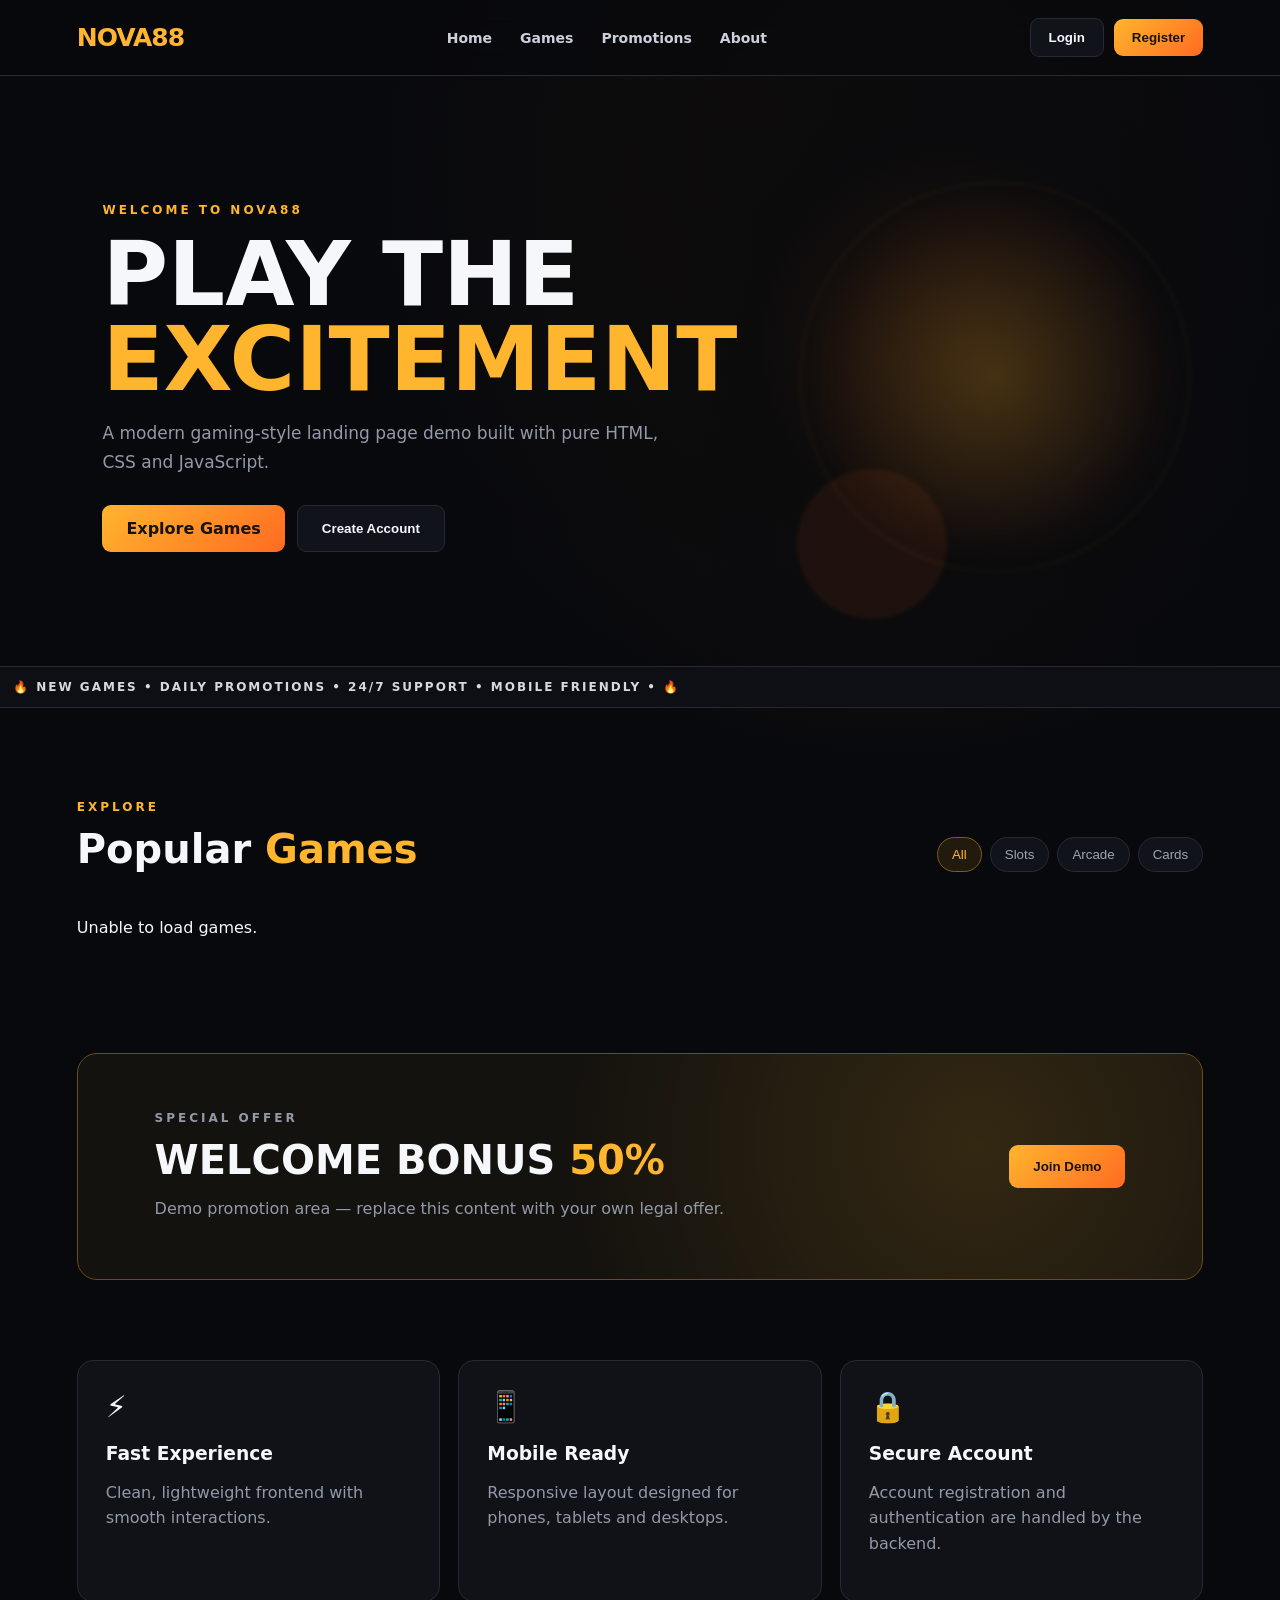
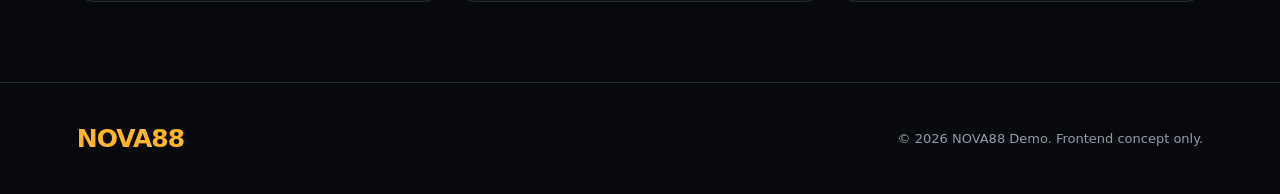
<file: index.html>
<!DOCTYPE html>
<html lang="en">
<head>
<meta charset="UTF-8">
<meta name="viewport" content="width=device-width, initial-scale=1.0">
<title>NOVA88 — Gaming Demo</title>
<link rel="stylesheet" href="style.css">
<style>
#homepageBannerSection{display:none;padding:24px 5%;max-width:1400px;margin:0 auto}
.homepage-banner-item{margin-bottom:16px}
.homepage-banner-image{display:block;width:100%;max-height:390px;min-height:150px;object-fit:cover;border-radius:18px;border:1px solid rgba(212,175,55,.45)}
.homepage-banner-title{padding:8px 2px;color:#d4af37;font-weight:700}
@media(max-width:600px){#homepageBannerSection{padding:14px 4%}.homepage-banner-image{max-height:240px;min-height:120px}}
</style>
</head>
<body>
<header class="topbar">
  <a class="logo" href="#" id="siteLogo"><span id="siteLogoText">NOVA<span>88</span></span><img id="siteLogoImage" alt="NOVA88 logo" style="display:none;max-height:48px;max-width:180px;object-fit:contain"></a>
  <nav id="nav">
    <a href="#home">Home</a>
    <a href="#games">Games</a>
    <a href="#promo">Promotions</a>
    <a href="#about">About</a>
  </nav>
  <div class="actions">
    <button class="btn ghost" data-modal="login">Login</button>
    <button class="btn primary" data-modal="register">Register</button>
    <button class="menu" id="menuBtn">☰</button>
  </div>
</header>
<main>
<section class="hero" id="home">
  <div class="hero-content">
    <p class="eyebrow">WELCOME TO NOVA88</p>
    <h1>PLAY THE <span>EXCITEMENT</span></h1>
    <p class="lead">A modern gaming-style landing page demo built with pure HTML, CSS and JavaScript.</p>
    <div class="hero-buttons">
      <a class="btn primary large" href="#games">Explore Games</a>
      <button class="btn ghost large" data-modal="register">Create Account</button>
    </div>
  </div>
  <div class="hero-orb orb1"></div>
  <div class="hero-orb orb2"></div>
</section>
<section id="homepageBannerSection" aria-label="Homepage banners"><div id="homepageBannerTrack"></div></section>
<section class="ticker"><div>🔥 NEW GAMES • DAILY PROMOTIONS • 24/7 SUPPORT • MOBILE FRIENDLY • 🔥</div></section>
<section class="section" id="games">
  <div class="section-head"><div><p class="eyebrow">EXPLORE</p><h2>Popular <span>Games</span></h2></div>
    <div class="filters"><button class="filter active" data-filter="all">All</button><button class="filter" data-filter="slots">Slots</button><button class="filter" data-filter="arcade">Arcade</button><button class="filter" data-filter="cards">Cards</button></div>
  </div>
  <div class="games" id="gameGrid"></div>
</section>
<section class="promo" id="promo"><div><p class="eyebrow">SPECIAL OFFER</p><h2>WELCOME BONUS <strong>50%</strong></h2><p>Demo promotion area — replace this content with your own legal offer.</p></div><button class="btn primary large" data-modal="register">Join Demo</button></section>
<section class="section features" id="about">
  <div class="feature"><b>⚡</b><h3>Fast Experience</h3><p>Clean, lightweight frontend with smooth interactions.</p></div>
  <div class="feature"><b>📱</b><h3>Mobile Ready</h3><p>Responsive layout designed for phones, tablets and desktops.</p></div>
  <div class="feature"><b>🔒</b><h3>Secure Account</h3><p>Account registration and authentication are handled by the backend.</p></div>
</section>
</main>
<footer><div class="logo" id="siteFooterLogo"><span id="siteFooterLogoText">NOVA<span>88</span></span><img id="siteFooterLogoImage" alt="NOVA88 logo" style="display:none;max-height:42px;max-width:160px;object-fit:contain"></div><p>© 2026 NOVA88 Demo. Frontend concept only.</p></footer>
<!-- AUTH MODAL -->
<div class="modal" id="modal"><div class="modal-card"><button class="close" id="close">×</button><h2 id="modalTitle">Welcome</h2><p class="muted" id="modalSubtitle">Create your account to get started.</p>
<form id="demoForm"><input type="text" name="name" placeholder="Username" autocomplete="name" required><input type="email" name="email" placeholder="Email address" autocomplete="email" required><input type="password" name="password" placeholder="Password" autocomplete="new-password" required><button type="submit" class="btn primary full">Continue</button></form><p id="formMsg" class="form-msg"></p></div></div>
<script src="script.js"></script>
<script>
(() => {
  const API_BASE = 'https://nova88-backend.onrender.com/api';
  const esc = value => String(value ?? '').replace(/[&<>"']/g, ch => ({'&':'&amp;','<':'&lt;','>':'&gt;','"':'&quot;',"'":'&#39;'}[ch]));
  async function loadSiteBranding() {
    try {
      const response = await fetch(API_BASE + '/settings/site');
      if (!response.ok) return;
      const data = await response.json();
      const logoUrl = data.settings && data.settings.logoUrl;
      if (!logoUrl) return;
      ['siteLogoImage','siteFooterLogoImage'].forEach(id => { const img=document.getElementById(id); if(img){img.src=logoUrl;img.style.display='inline-block';} });
      ['siteLogoText','siteFooterLogoText'].forEach(id => { const el=document.getElementById(id); if(el) el.style.display='none'; });
    } catch(error) { console.warn('Could not load NOVA88 logo',error); }
  }
  async function loadHomepageBanners() {
    const section=document.getElementById('homepageBannerSection'); const track=document.getElementById('homepageBannerTrack');
    if(!section||!track)return;
    try {
      const response=await fetch(API_BASE+'/settings/banners'); if(!response.ok)return;
      const data=await response.json(); const banners=Array.isArray(data.banners)?data.banners:[]; if(!banners.length)return;
      track.innerHTML=banners.map(banner=>{
        const img=`<img class="homepage-banner-image" src="${esc(banner.imageUrl)}" alt="${esc(banner.title||'NOVA88 banner')}">`;
        const content=banner.linkUrl?`<a href="${esc(banner.linkUrl)}" aria-label="${esc(banner.title||'Open banner')}">${img}</a>`:img;
        return `<div class="homepage-banner-item">${content}<div class="homepage-banner-title">${esc(banner.title||'')}</div></div>`;
      }).join(''); section.style.display='block';
    } catch(error) { console.warn('Could not load homepage banners',error); }
  }
  loadSiteBranding(); loadHomepageBanners();
})();
</script>
</body>
</html>
</file>
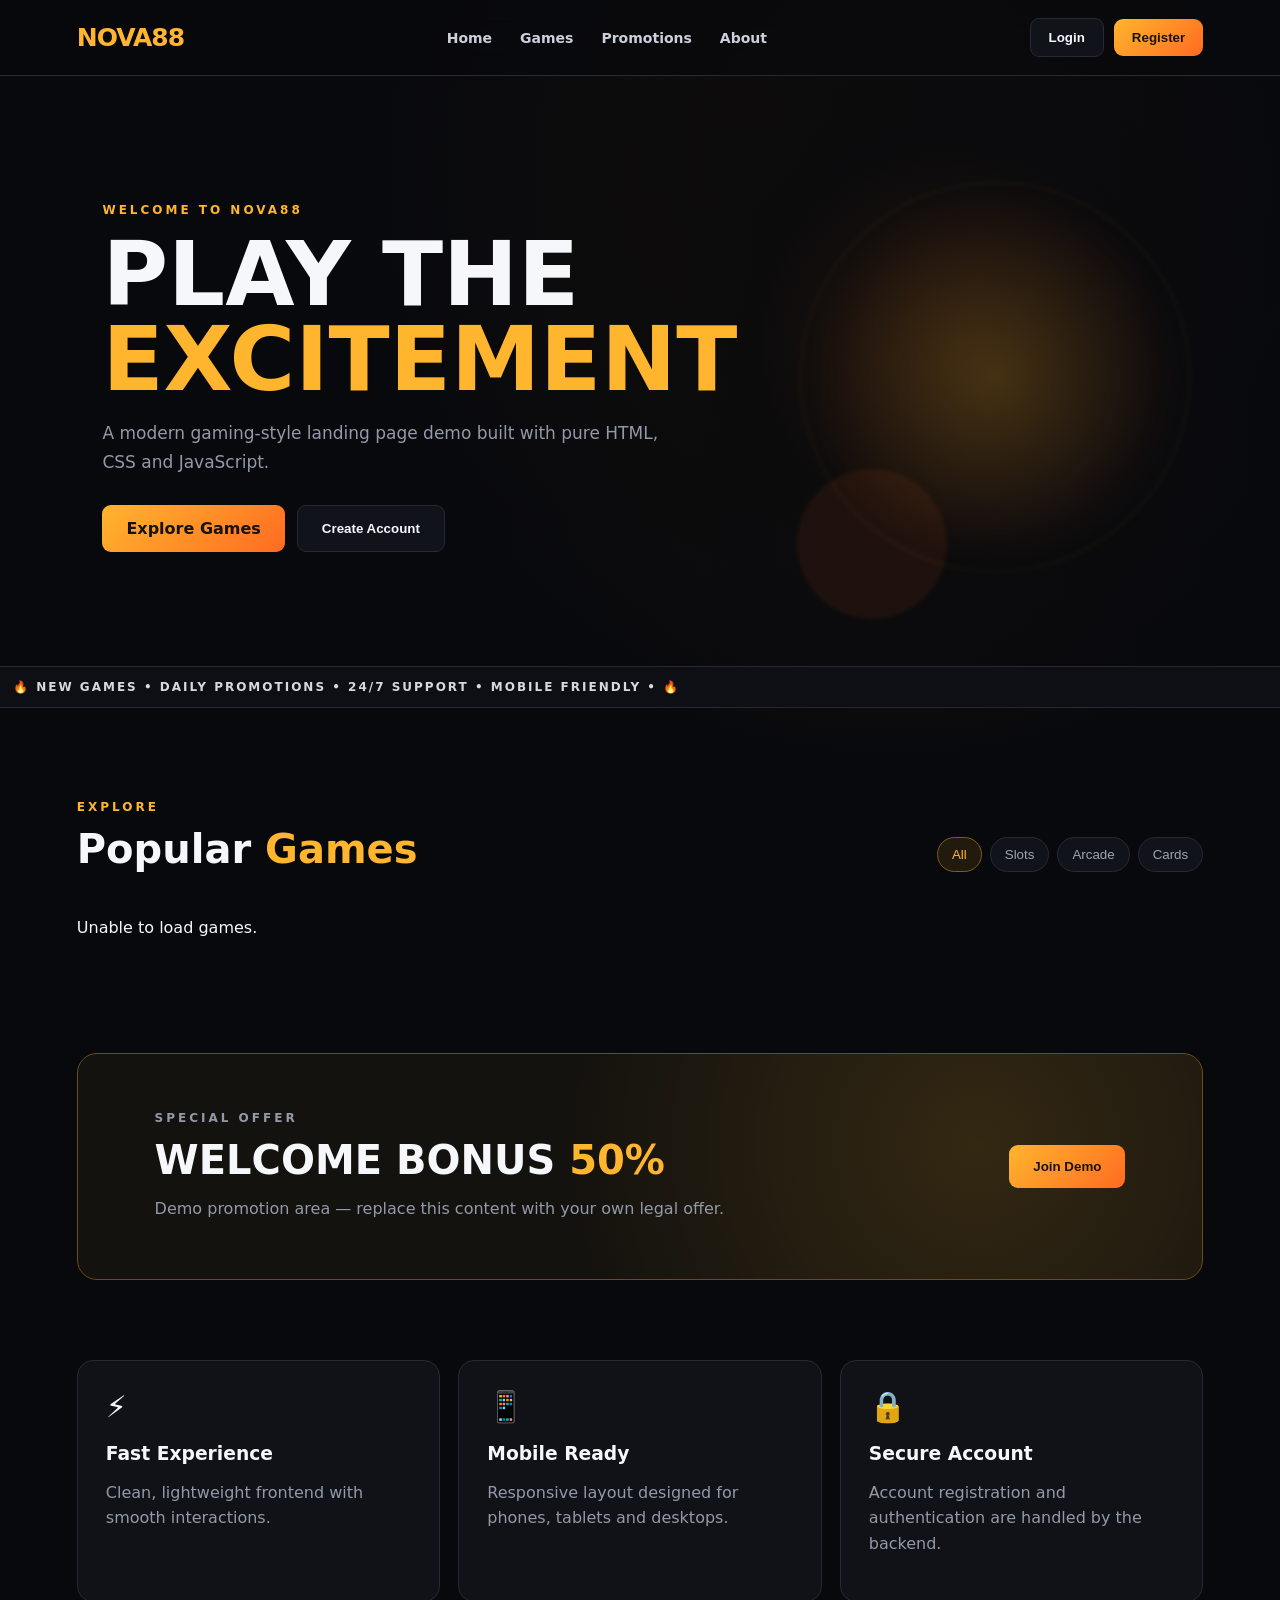
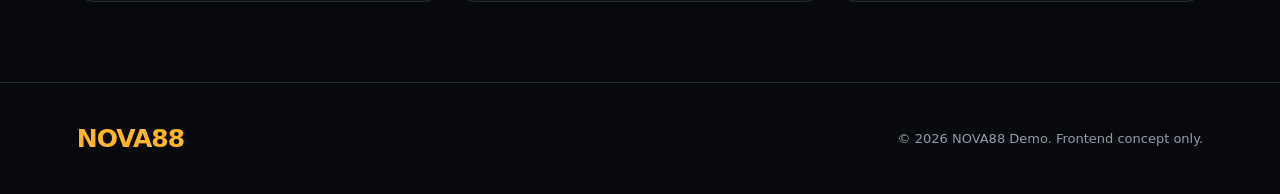
<file: account.html>
<!DOCTYPE html>
<html lang="en">
<head>
  <meta charset="UTF-8">
  <meta name="viewport" content="width=device-width, initial-scale=1.0">
  <title>NOVA88 - My Account</title>
  <style>
    *{box-sizing:border-box;margin:0;padding:0}
    :root{--gold:#ffae2b;--orange:#ff791c;--bg:#08090d;--panel:#11141c;--line:#292d38;--muted:#9da3b2;--green:#42e695;--red:#ff6b6b}
    body{font-family:Arial,sans-serif;background:radial-gradient(circle at top,#151820 0%,#08090d 45%,#05060a 100%);color:#fff;min-height:100vh}
    header{min-height:72px;padding:14px 22px;border-bottom:1px solid #252832;background:rgba(8,9,13,.94);display:flex;justify-content:space-between;align-items:center;gap:14px;position:sticky;top:0;z-index:10;backdrop-filter:blur(12px)}
    .logo{font-size:27px;font-weight:900;letter-spacing:1px}.logo span{color:var(--gold)}
    button,input,select{font:inherit}
    button{cursor:pointer}
    .back,.submit{border:0;border-radius:10px;background:linear-gradient(135deg,var(--gold),var(--orange));color:#111;font-weight:800;padding:12px 17px}
    .back:hover,.submit:hover{filter:brightness(1.07)}
    main{max-width:900px;margin:auto;padding:36px 18px 60px}
    .page-title{margin-bottom:24px}.page-title h1{font-size:34px;margin-bottom:8px}.page-title p{color:var(--muted);line-height:1.6}
    .card{background:linear-gradient(145deg,#151821,#0e1016);border:1px solid var(--line);border-radius:18px;overflow:hidden;margin-bottom:22px;box-shadow:0 16px 45px #0003}
    .card-head{padding:23px 25px;border-bottom:1px solid var(--line);display:flex;align-items:center;gap:15px}
    .icon{width:54px;height:54px;flex-shrink:0;display:flex;align-items:center;justify-content:center;border-radius:15px;background:linear-gradient(135deg,#252a35,#171a22);border:1px solid #3a3f4c;font-size:26px}
    .card-head h2{color:var(--gold);font-size:21px;margin-bottom:5px}.card-head p{color:var(--muted);line-height:1.5;font-size:14px}
    .content{padding:8px 25px 20px}
    .row{min-height:62px;display:flex;justify-content:space-between;align-items:center;gap:18px;padding:14px 0;border-bottom:1px solid #242732}
    .row:last-child{border-bottom:0}.label{color:#858b9b;font-size:13px;font-weight:700;text-transform:uppercase;letter-spacing:.5px}
    .value{text-align:right;word-break:break-word;font-weight:700}.role{color:var(--gold)}.balance{color:var(--green);font-size:22px;font-weight:900}
    .field{width:100%;max-width:360px;padding:12px 13px;border-radius:10px;border:1px solid #333845;background:#0b0d12;color:#fff;outline:none}
    .field:focus{border-color:var(--gold)}select.field option{background:#0b0d12;color:#fff}
    .form-row{align-items:center}.submit-row{display:block}.submit{width:100%;padding:14px}
    .message{padding:10px 0 0;text-align:center;color:var(--muted);line-height:1.5;overflow-wrap:anywhere}.message.success{color:var(--green)}.message.error{color:var(--red)}
    .status{margin-top:6px;padding:17px 19px;background:#ffae2b0b;border:1px solid #ffae2b2b;border-radius:13px;color:#aeb3c0;line-height:1.6;text-align:center}.status strong{color:var(--gold)}
    .table-wrap{width:100%;overflow-x:auto}.history-table{width:100%;border-collapse:collapse;min-width:560px}.history-table th,.history-table td{text-align:left;padding:13px 10px;border-bottom:1px solid #292d38;font-size:13px}.history-table th{color:var(--gold);font-size:12px;text-transform:uppercase;letter-spacing:.4px}.history-table td{color:#e9ebf1;overflow-wrap:anywhere}.empty{text-align:center;color:var(--muted);padding:22px 8px;line-height:1.5}.pill{display:inline-block;border-radius:999px;padding:5px 9px;background:#ffffff10;border:1px solid #ffffff1c;font-size:11px;font-weight:800;text-transform:capitalize}.pill.approved,.pill.completed,.pill.success{color:var(--green);border-color:#42e69555}.pill.rejected,.pill.failed{color:var(--red);border-color:#ff6b6b55}.pill.pending{color:var(--gold);border-color:#ffae2b55}
    .loading{color:var(--gold)}.error-text{color:var(--red)}
    @media(max-width:600px){header{min-height:65px;padding:12px 14px}.logo{font-size:23px}.back{padding:10px 12px;font-size:13px}main{padding:27px 13px 45px}.page-title h1{font-size:28px}.card-head{padding:19px}.icon{width:48px;height:48px;font-size:23px}.card-head h2{font-size:19px}.content{padding:6px 19px 17px}.row{flex-direction:column;align-items:stretch;gap:9px}.value{text-align:left}.field{max-width:none}.balance{font-size:20px}}
  </style>
</head>
<body>
  <header>
    <div class="logo">NOVA<span>88</span></div>
    <button class="back" id="backBtn" type="button">← Dashboard</button>
  </header>

  <main>
    <div class="page-title">
      <h1>My Account</h1>
      <p>Manage your NOVA88 account, check your demo balance, and submit deposit requests.</p>
    </div>

    <section class="card">
      <div class="card-head"><div class="icon">👤</div><div><h2>Account Information</h2><p>Your registered account details.</p></div></div>
      <div class="content">
        <div class="row"><span class="label">Name</span><span class="value loading" id="userName">Loading...</span></div>
        <div class="row"><span class="label">Email</span><span class="value loading" id="userEmail">Loading...</span></div>
        <div class="row"><span class="label">Account Role</span><span class="value role loading" id="userRole">Loading...</span></div>
      </div>
    </section>

    <section class="card">
      <div class="card-head"><div class="icon">💰</div><div><h2>Account Balance</h2><p>Your current NOVA88 demo balance.</p></div></div>
      <div class="content">
        <div class="row"><span class="label">Current Balance</span><span class="value balance loading" id="userBalance">Loading...</span></div>
      </div>
    </section>

    <section class="card">
      <div class="card-head"><div class="icon">💳</div><div><h2>Deposit Request</h2><p>Submit a demo deposit request for admin review.</p></div></div>
      <div class="content">
        <div class="row form-row"><label class="label" for="depositAmount">Amount</label><input class="field" type="number" id="depositAmount" placeholder="Enter amount" min="1" step="0.01" inputmode="decimal"></div>
        <div class="row form-row"><label class="label" for="depositMethod">Payment Method</label><select class="field" id="depositMethod"><option value="">Loading payment methods...</option></select></div>
        <div class="row form-row"><label class="label" for="transactionId">Transaction ID</label><input class="field" type="text" id="transactionId" placeholder="Optional"></div>
        <div class="row form-row"><label class="label" for="depositNote">Note</label><input class="field" type="text" id="depositNote" placeholder="Optional note"></div>
        <div class="row submit-row"><button class="submit" id="depositSubmit" type="button">Submit Deposit Request</button><div class="message" id="depositMessage" role="status" aria-live="polite"></div></div>
      </div>
    </section>

    <section class="card">
      <div class="card-head"><div class="icon">📋</div><div><h2>Deposit History</h2><p>Review your recent deposit requests and their status.</p></div></div>
      <div class="content">
        <div id="historyMessage" class="empty">Loading deposit history...</div>
        <div class="table-wrap" id="historyTableWrap" hidden>
          <table class="history-table">
            <thead><tr><th>Date</th><th>Amount</th><th>Method</th><th>Status</th><th>Transaction ID</th></tr></thead>
            <tbody id="historyBody"></tbody>
          </table>
        </div>
      </div>
    </section>

    <div class="status"><strong>Account Status:</strong> Your account information is loaded securely from NOVA88.</div>
  </main>

  <script>
    "use strict";

    const API = "https://nova88-backend.onrender.com/api";
    const token = localStorage.getItem("nova88_token");
    const $ = (id) => document.getElementById(id);

    async function readJson(response) {
      const text = await response.text();
      if (!text || !text.trim()) return {};
      try { return JSON.parse(text); }
      catch (_) { throw new Error("The server returned an invalid response. Please try again."); }
    }

    function setMessage(element, message, type) {
      element.textContent = message || "";
      element.classList.remove("success", "error");
      if (type) element.classList.add(type);
    }

    function money(value) {
      const number = Number(value);
      return Number.isFinite(number) ? number.toFixed(2) : "0.00";
    }

    function safeText(value, fallback = "—") {
      if (value === null || value === undefined || value === "") return fallback;
      return String(value);
    }

    function getStatus(item) {
      return safeText(item.status || item.state || item.depositStatus, "Pending").toLowerCase();
    }

    if (!token) {
      window.location.replace("index.html");
    }

    async function loadAccount() {
      try {
        const response = await fetch(`${API}/auth/me`, {
          method: "GET",
          headers: { "Authorization": `Bearer ${token}` }
        });
        const data = await readJson(response);
        if (!response.ok) {
          localStorage.removeItem("nova88_token");
          window.location.replace("index.html");
          return;
        }
        const user = data.user || data;
        $("userName").textContent = safeText(user.name, "Not available");
        $("userEmail").textContent = safeText(user.email, "Not available");
        $("userRole").textContent = safeText(user.role, "USER").toUpperCase();
        ["userName", "userEmail", "userRole"].forEach(id => $(id).classList.remove("loading"));
      } catch (error) {
        console.error("Account loading error:", error);
        ["userName", "userEmail", "userRole"].forEach(id => {
          $(id).textContent = "Unable to load";
          $(id).classList.remove("loading");
          $(id).classList.add("error-text");
        });
      }
    }

    async function loadPaymentMethods() {
      const select = $("depositMethod");
      select.innerHTML = '<option value="">Loading payment methods...</option>';
      try {
        const response = await fetch(`${API}/settings/payment-methods`, { method: "GET" });
        const data = await readJson(response);
        if (!response.ok) throw new Error(data.error || "Could not load payment methods.");

        const allMethods = Array.isArray(data.paymentMethods)
          ? data.paymentMethods
          : Array.isArray(data.methods) ? data.methods : [];

        const activeMethods = allMethods.filter(method =>
          method && method.name &&
          method.status !== false &&
          String(method.status ?? "active").toLowerCase() !== "inactive" &&
          String(method.status ?? "active").toLowerCase() !== "disabled"
        );

        select.innerHTML = "";
        const defaultOption = document.createElement("option");
        defaultOption.value = "";
        defaultOption.textContent = "Select Method";
        select.appendChild(defaultOption);

        activeMethods.forEach(method => {
          const option = document.createElement("option");
          option.value = String(method.name);
          option.textContent = String(method.name);
          if (method.details || method.instructions) {
            option.title = [method.details, method.instructions].filter(Boolean).join(" — ");
          }
          select.appendChild(option);
        });

        if (activeMethods.length === 0) {
          select.innerHTML = '<option value="">No active payment methods available</option>';
        }
      } catch (error) {
        console.error("Payment methods loading error:", error);
        select.innerHTML = '<option value="">Unable to load payment methods</option>';
      }
    }

    function renderHistory(items) {
      const message = $("historyMessage");
      const wrap = $("historyTableWrap");
      const body = $("historyBody");
      body.innerHTML = "";

      if (!Array.isArray(items) || items.length === 0) {
        wrap.hidden = true;
        message.hidden = false;
        message.textContent = "No deposit history found yet.";
        return;
      }

      items.forEach(item => {
        const row = document.createElement("tr");
        const dateValue = item.createdAt || item.created_at || item.date || item.updatedAt;
        let dateText = "—";
        if (dateValue) {
          const date = new Date(dateValue);
          dateText = Number.isNaN(date.getTime()) ? String(dateValue) : date.toLocaleString();
        }
        const amount = item.amount !== undefined ? money(item.amount) : "—";
        const method = safeText(item.method || item.paymentMethod, "—");
        const status = getStatus(item);
        const transactionId = safeText(item.transactionId || item.transaction_id, "—");
        [dateText, amount, method].forEach(value => {
          const cell = document.createElement("td");
          cell.textContent = value;
          row.appendChild(cell);
        });
        const statusCell = document.createElement("td");
        const pill = document.createElement("span");
        pill.className = `pill ${status.replace(/[^a-z0-9_-]/g, "")}`;
        pill.textContent = status;
        statusCell.appendChild(pill);
        row.appendChild(statusCell);
        const transactionCell = document.createElement("td");
        transactionCell.textContent = transactionId;
        row.appendChild(transactionCell);
        body.appendChild(row);
      });

      message.hidden = true;
      wrap.hidden = false;
    }

    async function loadBalanceAndHistory() {
      try {
        const response = await fetch(`${API}/deposits/my`, {
          method: "GET",
          headers: { "Authorization": `Bearer ${token}` }
        });
        const data = await readJson(response);
        if (!response.ok) throw new Error(data.error || "Failed to load balance.");

        $("userBalance").textContent = `${money(data.balance ?? data.user?.balance ?? 0)} Demo Credits`;
        $("userBalance").classList.remove("loading", "error-text");

        const history = Array.isArray(data.deposits) ? data.deposits
          : Array.isArray(data.requests) ? data.requests
          : Array.isArray(data.transactions) ? data.transactions
          : Array.isArray(data.history) ? data.history
          : [];
        renderHistory(history);
      } catch (error) {
        console.error("Balance/history loading error:", error);
        $("userBalance").textContent = "Unable to load";
        $("userBalance").classList.remove("loading");
        $("userBalance").classList.add("error-text");
        $("historyMessage").hidden = false;
        $("historyMessage").textContent = "Unable to load deposit history right now.";
        $("historyTableWrap").hidden = true;
      }
    }

    async function submitDeposit() {
      const button = $("depositSubmit");
      const message = $("depositMessage");
      const amount = Number($("depositAmount").value);
      const method = $("depositMethod").value;
      const transactionId = $("transactionId").value.trim();
      const note = $("depositNote").value.trim();

      if (!Number.isFinite(amount) || amount <= 0) {
        setMessage(message, "Please enter a valid amount greater than zero.", "error");
        return;
      }
      if (!method) {
        setMessage(message, "Please select an active payment method.", "error");
        return;
      }

      button.disabled = true;
      button.textContent = "Submitting...";
      setMessage(message, "Submitting deposit request...");
      try {
        const response = await fetch(`${API}/deposits`, {
          method: "POST",
          headers: {
            "Content-Type": "application/json",
            "Authorization": `Bearer ${token}`
          },
          body: JSON.stringify({
            amount,
            method,
            transactionId,
            note
          })
        });
        const data = await readJson(response);
        if (!response.ok) throw new Error(data.error || "Failed to submit deposit request.");

        setMessage(message, data.message || "Deposit request submitted successfully.", "success");
        $("depositAmount").value = "";
        $("depositMethod").value = "";
        $("transactionId").value = "";
        $("depositNote").value = "";
        await loadBalanceAndHistory();
      } catch (error) {
        console.error("Deposit request error:", error);
        setMessage(message, error.message || "Failed to submit deposit request.", "error");
      } finally {
        button.disabled = false;
        button.textContent = "Submit Deposit Request";
      }
    }

    $("backBtn").addEventListener("click", () => {
      window.location.href = "dashboard.html";
    });
    $("depositSubmit").addEventListener("click", submitDeposit);

    if (token) {
      loadAccount();
      loadPaymentMethods();
      loadBalanceAndHistory();
    }
  </script>
</body>
</html>
</file>
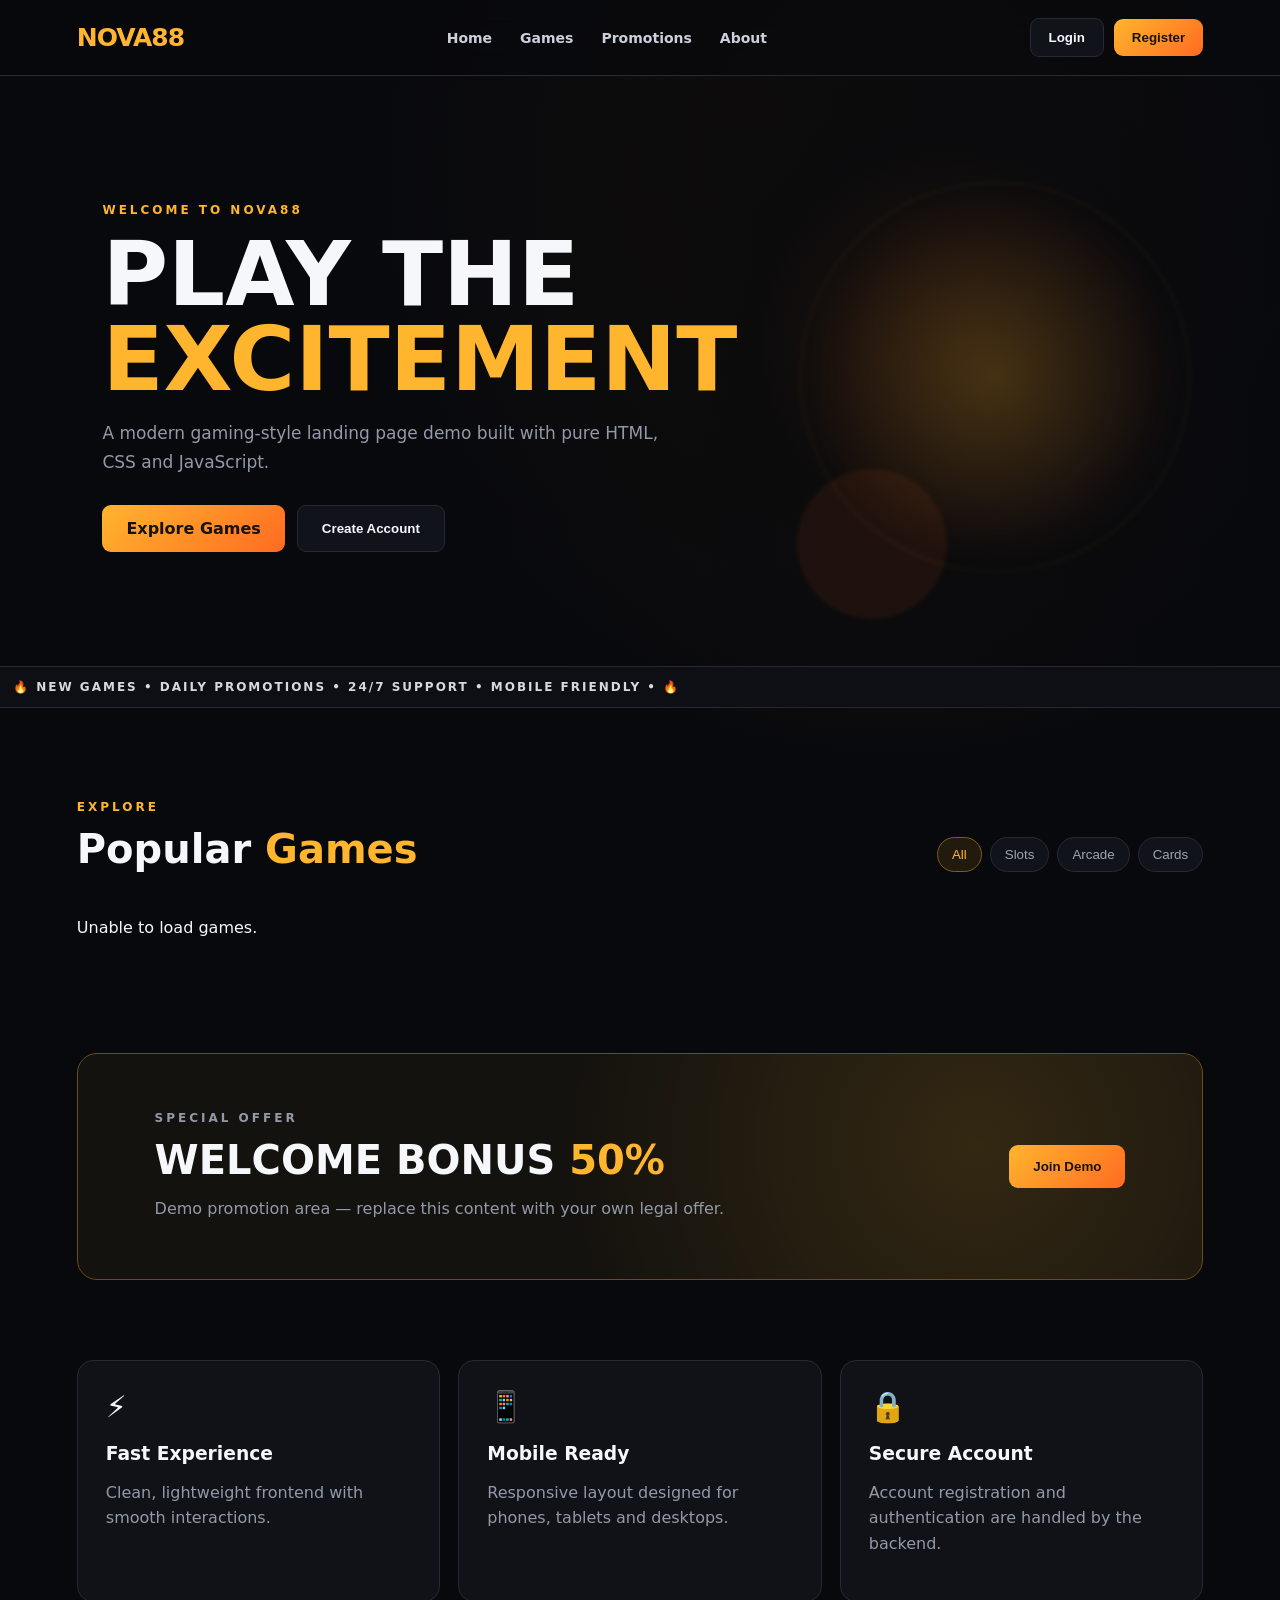
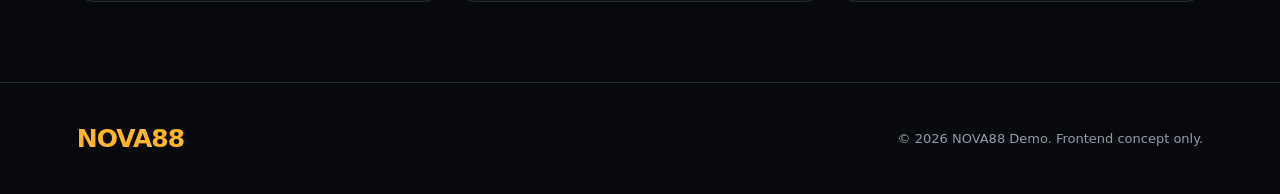
<file: admin.html>
<!DOCTYPE html>
<html lang="en">


<head>
  <meta charset="UTF-8">


  <meta
    name="viewport"
    content="width=device-width, initial-scale=1.0"
  >


  <title>NOVA88 | Admin Dashboard</title>


  <meta
    name="theme-color"
    content="#080808"
  >


  <style>
    :root {
      --bg: #080808;
      --panel: #111111;
      --panel2: #171717;
      --gold: #d4af37;
      --gold2: #f5d76e;
      --text: #ffffff;
      --muted: #a5a5a5;
      --border: #292929;
      --green: #27c980;
      --red: #ff5252;
      --blue: #54a7ff;
      --radius: 16px;
    }


    * {
      box-sizing: border-box;
      margin: 0;
      padding: 0;
    }


    html {
      scroll-behavior: smooth;
    }


    body {
      font-family: Arial, sans-serif;
      background: var(--bg);
      color: var(--text);
      min-height: 100vh;
      line-height: 1.5;
    }


    button,
    input,
    select,
    textarea {
      font-family: inherit;
      font-size: 14px;
    }


    button {
      cursor: pointer;
    }


    button:disabled {
      opacity: 0.5;
      cursor: not-allowed;
    }


    a {
      color: inherit;
      text-decoration: none;
    }


    img {
      max-width: 100%;
    }


    .app {
      min-height: 100vh;
    }


    /* SIDEBAR */


    .sidebar {
      position: fixed;
      top: 0;
      left: 0;
      bottom: 0;
      width: 250px;
      padding: 24px 16px;
      background: #101010;
      border-right: 1px solid var(--border);
      overflow-y: auto;
      z-index: 1000;
    }


    .brand {
      padding: 8px 12px 28px;
      border-bottom: 1px solid var(--border);
      margin-bottom: 24px;
    }


    .brand h1 {
      color: var(--gold);
      font-size: 28px;
      letter-spacing: 3px;
      font-weight: 900;
    }


    .brand p {
      color: var(--muted);
      font-size: 10px;
      letter-spacing: 4px;
      margin-top: 4px;
    }


    .nav-label {
      color: #777;
      font-size: 10px;
      font-weight: bold;
      letter-spacing: 2px;
      padding: 0 12px;
      margin: 20px 0 10px;
    }


    .nav-btn {
      display: flex;
      align-items: center;
      gap: 12px;
      width: 100%;
      padding: 13px 14px;
      margin-bottom: 7px;
      border: 1px solid transparent;
      border-radius: 10px;
      background: transparent;
      color: #c8c8c8;
      text-align: left;
      transition: 0.2s;
    }


    .nav-btn:hover,
    .nav-btn.active {
      background: #29230f;
      border-color: #6f5a1d;
      color: var(--gold2);
    }


    .nav-icon {
      width: 23px;
      text-align: center;
      font-size: 18px;
    }


    .sidebar-bottom {
      margin-top: 30px;
      padding-top: 18px;
      border-top: 1px solid var(--border);
    }


    /* MAIN AREA */


    .main {
      margin-left: 250px;
      padding: 28px;
      min-width: 0;
    }


    .topbar {
      display: flex;
      align-items: center;
      justify-content: space-between;
      gap: 16px;
      margin-bottom: 30px;
      padding-bottom: 20px;
      border-bottom: 1px solid var(--border);
    }


    .topbar h2 {
      font-size: 25px;
      color: var(--gold2);
    }


    .topbar p {
      color: var(--muted);
      font-size: 13px;
      margin-top: 5px;
    }


    .topbar-right {
      display: flex;
      align-items: center;
      gap: 12px;
    }


    .status-badge {
      display: inline-flex;
      align-items: center;
      gap: 7px;
      padding: 8px 12px;
      border: 1px solid #235c42;
      border-radius: 30px;
      background: #10251a;
      color: #7ce5ae;
      font-size: 11px;
    }


    .status-dot {
      width: 7px;
      height: 7px;
      background: var(--green);
      border-radius: 50%;
    }


    .menu-toggle {
      display: none;
      border: 1px solid var(--border);
      border-radius: 9px;
      background: var(--panel);
      color: var(--gold);
      padding: 9px 12px;
      font-size: 20px;
    }


    /* PAGE SECTIONS */


    .page-section {
      display: none;
      animation: fadeIn 0.25s ease;
    }


    .page-section.active {
      display: block;
    }


    @keyframes fadeIn {
      from {
        opacity: 0;
        transform: translateY(5px);
      }


      to {
        opacity: 1;
        transform: translateY(0);
      }
    }


    .section-heading {
      display: flex;
      align-items: center;
      justify-content: space-between;
      gap: 12px;
      flex-wrap: wrap;
      margin-bottom: 20px;
    }


    .section-heading h2 {
      font-size: 21px;
    }


    .section-heading p {
      color: var(--muted);
      font-size: 13px;
      margin-top: 4px;
    }


    /* END OF PART 1 */


    /* DASHBOARD CARDS */


    .stats-grid {
      display: grid;
      grid-template-columns: repeat(3, minmax(0, 1fr));
      gap: 18px;
      margin-bottom: 24px;
    }


    .stat-card {
      position: relative;
      overflow: hidden;
      padding: 23px;
      border: 1px solid #34301f;
      border-radius: var(--radius);
      background: linear-gradient(135deg, #19170f, #101010);
    }


    .stat-card::after {
      content: "";
      position: absolute;
      right: -25px;
      bottom: -35px;
      width: 100px;
      height: 100px;
      border-radius: 50%;
      background: rgba(212, 175, 55, 0.06);
    }


    .stat-card .stat-icon {
      display: inline-flex;
      align-items: center;
      justify-content: center;
      width: 43px;
      height: 43px;
      margin-bottom: 18px;
      border: 1px solid #5a4a1d;
      border-radius: 12px;
      background: #28220f;
      font-size: 22px;
    }


    .stat-card h3 {
      color: var(--muted);
      font-size: 13px;
      font-weight: normal;
    }


    .stat-card strong {
      display: block;
      margin-top: 8px;
      color: var(--gold2);
      font-size: 30px;
    }


    /* PANELS */


    .panel {
      margin-bottom: 24px;
      padding: 23px;
      border: 1px solid var(--border);
      border-radius: var(--radius);
      background: var(--panel);
      min-width: 0;
    }


    .panel-header {
      display: flex;
      align-items: center;
      justify-content: space-between;
      gap: 12px;
      flex-wrap: wrap;
      margin-bottom: 20px;
    }


    .panel-header h3 {
      font-size: 17px;
    }


    .panel-description {
      margin-top: 5px;
      color: var(--muted);
      font-size: 12px;
    }


    .admin-info-grid {
      display: grid;
      grid-template-columns: repeat(3, minmax(0, 1fr));
      gap: 14px;
    }


    .info-item {
      padding: 16px;
      border: 1px solid var(--border);
      border-radius: 12px;
      background: #0c0c0c;
      overflow-wrap: anywhere;
    }


    .info-item span {
      display: block;
      margin-bottom: 7px;
      color: var(--muted);
      font-size: 12px;
    }


    .info-item strong {
      font-size: 14px;
      color: var(--gold2);
    }


    /* BUTTONS */


    .btn {
      display: inline-flex;
      align-items: center;
      justify-content: center;
      gap: 7px;
      min-height: 40px;
      padding: 10px 15px;
      border: 1px solid transparent;
      border-radius: 9px;
      font-weight: bold;
      font-size: 12px;
      transition: 0.2s;
    }


    .btn-primary {
      background: linear-gradient(135deg, #f1d779, #bd9629);
      color: #151107;
    }


    .btn-primary:hover {
      filter: brightness(1.08);
      transform: translateY(-1px);
    }


    .btn-secondary {
      border-color: #393939;
      background: #202020;
      color: #fff;
    }


    .btn-secondary:hover {
      border-color: var(--gold);
    }


    .btn-danger {
      border-color: #713131;
      background: #321616;
      color: #ff9d9d;
    }


    .btn-small {
      min-height: 32px;
      padding: 7px 10px;
      font-size: 11px;
    }


    /* SEARCH AND FILTERS */


    .filters {
      display: flex;
      gap: 12px;
      margin-bottom: 18px;
    }


    .filters input,
    .filters select,
    .form-control {
      width: 100%;
      min-width: 0;
      padding: 12px 13px;
      border: 1px solid #353535;
      border-radius: 9px;
      outline: none;
      background: #0b0b0b;
      color: #fff;
    }


    .filters input:focus,
    .filters select:focus,
    .form-control:focus {
      border-color: var(--gold);
    }


    .filters select {
      max-width: 180px;
    }


    /* TABLES */


    .table-wrap {
      width: 100%;
      overflow-x: auto;
      border: 1px solid var(--border);
      border-radius: 10px;
    }


    table {
      width: 100%;
      min-width: 650px;
      border-collapse: collapse;
      text-align: left;
    }


    th {
      padding: 14px;
      background: #1b190f;
      color: var(--gold2);
      font-size: 11px;
      text-transform: uppercase;
      letter-spacing: 0.5px;
      white-space: nowrap;
    }


    td {
      padding: 14px;
      border-top: 1px solid #252525;
      color: #dedede;
      font-size: 12px;
      vertical-align: middle;
    }


    tbody tr:hover {
      background: #171717;
    }


    .table-actions {
      display: flex;
      gap: 7px;
      flex-wrap: wrap;
    }


    .badge {
      display: inline-block;
      padding: 5px 9px;
      border-radius: 20px;
      font-size: 10px;
      font-weight: bold;
    }


    .badge-active {
      background: #102b1d;
      color: #70e7a4;
    }


    .badge-inactive {
      background: #301717;
      color: #ff9999;
    }


    .empty-state {
      padding: 28px;
      text-align: center;
      color: var(--muted);
    }


    /* MODALS */


    .modal {
      display: none;
      position: fixed;
      inset: 0;
      z-index: 2000;
      align-items: center;
      justify-content: center;
      padding: 16px;
      background: rgba(0, 0, 0, 0.82);
    }


    .modal.active {
      display: flex;
    }


    .modal-box {
      width: 100%;
      max-width: 520px;
      max-height: 90vh;
      overflow-y: auto;
      padding: 23px;
      border: 1px solid #66551f;
      border-radius: 16px;
      background: #121212;
      box-shadow: 0 15px 60px rgba(0, 0, 0, 0.6);
    }


    .modal-header {
      display: flex;
      align-items: center;
      justify-content: space-between;
      gap: 10px;
      margin-bottom: 18px;
    }


    .modal-header h3 {
      color: var(--gold2);
      font-size: 19px;
    }


    .modal-header button {
      border: none;
      background: transparent;
      color: #fff;
      font-size: 27px;
    }


    .modal-box label {
      display: block;
      margin: 14px 0 6px;
      color: #ddd;
      font-size: 12px;
    }


    .modal-box input,
    .modal-box select,
    .modal-box textarea {
      width: 100%;
      padding: 12px;
      border: 1px solid #343434;
      border-radius: 8px;
      outline: none;
      background: #080808;
      color: #fff;
    }


    .modal-box input:focus,
    .modal-box select:focus,
    .modal-box textarea:focus {
      border-color: var(--gold);
    }


    .modal-actions {
      display: flex;
      gap: 10px;
      margin-top: 22px;
    }


    .modal-actions button {
      flex: 1;
    }


    /* SETTINGS */


    .settings-grid {
      display: grid;
      grid-template-columns: repeat(2, minmax(0, 1fr));
      gap: 16px;
    }


    .settings-card {
      padding: 20px;
      border: 1px solid var(--border);
      border-radius: 13px;
      background: #111;
    }


    .settings-card h3 {
      margin-bottom: 8px;
      color: var(--gold2);
      font-size: 16px;
    }


    .settings-card p {
      margin-bottom: 16px;
      color: var(--muted);
      font-size: 12px;
    }


    /* RESPONSIVE */


    @media (max-width: 1000px) {
      .sidebar {
        width: 220px;
      }


      .main {
        margin-left: 220px;
        padding: 22px;
      }


      .stats-grid {
        gap: 12px;
      }


      .stat-card {
        padding: 17px;
      }
    }


    @media (max-width: 760px) {
      .sidebar {
        width: 260px;
        transform: translateX(-100%);
        transition: transform 0.25s ease;
        box-shadow: none;
      }


      .sidebar.open {
        transform: translateX(0);
        box-shadow: 15px 0 45px rgba(0, 0, 0, 0.6);
      }


      .main {
        margin-left: 0;
        padding: 16px;
      }


      .menu-toggle {
        display: inline-block;
      }


      .topbar {
        align-items: flex-start;
        gap: 10px;
      }


      .topbar h2 {
        font-size: 20px;
      }


      .topbar-right {
        gap: 6px;
      }


      .status-badge {
        font-size: 9px;
        padding: 7px;
      }


      .stats-grid {
        grid-template-columns: 1fr;
      }


      .stat-card {
        padding: 19px;
      }


      .admin-info-grid,
      .settings-grid {
        grid-template-columns: 1fr;
      }


      .panel {
        padding: 15px;
      }


      .filters {
        flex-direction: column;
      }


      .filters select {
        max-width: none;
      }


      .section-heading h2 {
        font-size: 19px;
      }
    }


    @media (max-width: 380px) {
      .main {
        padding: 11px;
      }


      .topbar h2 {
        font-size: 17px;
      }


      .brand h1 {
        font-size: 25px;
      }


      .btn {
        padding: 9px 10px;
      }
    }


    /* END OF PART 2 */


  </style>
</head>


<body>


  <div class="app">


    <!-- SIDEBAR -->


    <aside class="sidebar" id="sidebar">


      <div class="brand">
        <h1>NOVA88</h1>
        <p>ADMINISTRATION</p>
      </div>


      <p class="nav-label">MAIN MENU</p>


      <button
        class="nav-btn active"
        data-section="dashboardSection"
      >
        <span class="nav-icon">📊</span>
        Dashboard
      </button>


      <button
        class="nav-btn"
        data-section="usersSection"
      >
        <span class="nav-icon">👥</span>
        Users
      </button>


      <button
        class="nav-btn"
        data-section="gamesSection"
      >
        <span class="nav-icon">🎮</span>
        Games
      </button>


      <button
        class="nav-btn"
        data-section="promotionsSection"
      >
        <span class="nav-icon">🎁</span>
        Promotions
      </button>


      <p class="nav-label">CONFIGURATION</p>


      <button
        class="nav-btn"
        data-section="settingsSection"
      >
        <span class="nav-icon">⚙️</span>
        Settings
      </button>


      <div class="sidebar-bottom">


        <button
          class="nav-btn"
          id="sidebarLogout"
        >
          <span class="nav-icon">🚪</span>
          Logout
        </button>


      </div>


    </aside>


    <!-- MAIN CONTENT -->


    <main class="main">


      <header class="topbar">


        <div
          style="
            display:flex;
            align-items:center;
            gap:12px;
          "
        >


          <button
            class="menu-toggle"
            id="menuToggle"
            type="button"
          >
            ☰
          </button>


          <div>
            <h2 id="pageTitle">
              Admin Dashboard
            </h2>


            <p>
              Welcome to NOVA88 administration.
            </p>
          </div>


        </div>


        <div class="topbar-right">


          <span class="status-badge">
            <span class="status-dot"></span>
            Admin Panel
          </span>


        </div>


      </header>


      <!-- DASHBOARD SECTION -->


      <section
        class="page-section active"
        id="dashboardSection"
      >


        <div class="section-heading">


          <div>
            <h2>Dashboard Overview</h2>


            <p>
              Monitor your platform activity.
            </p>
          </div>


        </div>


        <div class="stats-grid">


          <div class="stat-card">


            <div class="stat-icon">👥</div>


            <h3>Total Users</h3>


            <strong id="userCount">0</strong>


          </div>


          <div class="stat-card">


            <div class="stat-icon">🎮</div>


            <h3>Total Games</h3>


            <strong id="gameCount">0</strong>


          </div>


          <div class="stat-card">


            <div class="stat-icon">🎁</div>


            <h3>Total Promotions</h3>


            <strong id="promotionCount">0</strong>


          </div>


        </div>


        <div class="panel">


          <div class="panel-header">


            <div>
              <h3>System Status</h3>


              <p class="panel-description">
                Backend connection information.
              </p>
            </div>


          </div>


          <p id="systemStatus">
            Checking connection...
          </p>


        </div>


        <div class="panel">


          <div class="panel-header">


            <div>
              <h3>Admin Information</h3>


              <p class="panel-description">
                Current administrator account.
              </p>
            </div>


          </div>


          <div class="admin-info-grid">


            <div class="info-item">


              <span>Email Address</span>


              <strong id="adminEmail">—</strong>


            </div>


            <div class="info-item">


              <span>Account Role</span>


              <strong id="adminRole">—</strong>


            </div>


            <div class="info-item">


              <span>Admin ID</span>


              <strong id="adminUserId">—</strong>


            </div>


          </div>


        </div>


      </section>


      <!-- USERS SECTION -->


      <section
        class="page-section"
        id="usersSection"
      >


        <div class="section-heading">


          <div>
            <h2>User Management</h2>


            <p>
              View and manage registered accounts.
            </p>
          </div>


        </div>


        <div class="panel">


          <div class="panel-header">


            <div>
              <h3>Registered Users</h3>


              <p class="panel-description">
                Search users and manage account roles.
              </p>
            </div>


          </div>


          <div class="filters">


            <input
              type="text"
              id="userSearch"
              placeholder="Search name or email..."
            >


            <select id="roleFilter">


              <option value="ALL">
                All Roles
              </option>


              <option value="ADMIN">
                Admin
              </option>


              <option value="USER">
                User
              </option>


            </select>


          </div>


          <div class="table-wrap">


            <table>


              <thead>


                <tr>
                  <th>ID</th>
                  <th>Name</th>
                  <th>Email</th>
                  <th>Role</th>
                  <th>Joined</th>
                  <th>Actions</th>
                </tr>


              </thead>


              <tbody id="usersTableBody">


                <tr>
                  <td colspan="6" class="empty-state">
                    Loading users...
                  </td>
                </tr>


              </tbody>


            </table>


          </div>


        </div>


      </section>


      <!-- END OF PART 3B -->


      <!-- GAMES SECTION -->


      <section
        class="page-section"
        id="gamesSection"
      >


        <div class="section-heading">


          <div>
            <h2>Games Management</h2>


            <p>
              Add, edit and manage platform games.
            </p>
          </div>


          <button
            type="button"
            class="btn btn-primary"
            id="addGameButton"
          >
            + Add Game
          </button>


        </div>


        <div class="panel">


          <div class="panel-header">


            <div>
              <h3>All Games</h3>


              <p class="panel-description">
                Manage game details and visibility.
              </p>
            </div>


          </div>


          <div class="table-wrap">


            <table>


              <thead>


                <tr>
                  <th>ID</th>
                  <th>Game</th>
                  <th>Category</th>
                  <th>Status</th>
                  <th>Created</th>
                  <th>Actions</th>
                </tr>


              </thead>


              <tbody id="gamesTableBody">


                <tr>
                  <td colspan="6" class="empty-state">
                    Loading games...
                  </td>
                </tr>


              </tbody>


            </table>


          </div>


        </div>


      </section>


      <!-- END OF PART 3C -->




      <!-- PROMOTIONS SECTION -->


      <section
        class="page-section"
        id="promotionsSection"
      >


        <div class="section-heading">


          <div>
            <h2>Promotions Management</h2>


            <p>
              Create and manage promotional offers.
            </p>
          </div>


          <button
            type="button"
            class="btn btn-primary"
            id="addPromotionButton"
          >
            + Add Promotion
          </button>


        </div>


        <div class="panel">


          <div class="panel-header">


            <div>
              <h3>All Promotions</h3>


              <p class="panel-description">
                Manage promotional titles, images and status.
              </p>
            </div>


          </div>


          <div class="table-wrap">


            <table>


              <thead>
                <tr>
                  <th>ID</th>
                  <th>Title</th>
                  <th>Description</th>
                  <th>Status</th>
                  <th>Created</th>
                  <th>Actions</th>
                </tr>
              </thead>


              <tbody id="promotionsTableBody">


                <tr>
                  <td colspan="6" class="empty-state">
                    Loading promotions...
                  </td>
                </tr>


              </tbody>


            </table>


          </div>


        </div>


      </section>


      <!-- END OF PART 3D -->




      <!-- SETTINGS SECTION -->


      <section
        class="page-section"
        id="settingsSection"
      >


        <div class="section-heading">


          <div>
            <h2>Admin Settings</h2>


            <p>
              Manage website branding, payments and banners.
            </p>
          </div>


        </div>


        <!-- WEBSITE LOGO -->


        <div class="panel">


          <div class="panel-header">


            <div>
              <h3>🖼️ Website Logo</h3>


              <p class="panel-description">
                Change the logo displayed on your website.
              </p>
            </div>


          </div>


          <form id="logoForm">


            <label for="websiteLogoUrl" style="display:none">
              Logo Image URL
            </label>


            <input
              class="form-control"
              type="text"
              id="websiteLogoUrl"
              placeholder="https://example.com/logo.png"
             style="display:none">
            <div class="image-upload-box" style="margin-top:10px;padding:12px;border:1px dashed #a87920;border-radius:10px">
              <label for="websiteLogoFile">Choose logo from your phone Gallery</label>
              <input class="form-control" type="file" id="websiteLogoFile" accept="image/png,image/jpeg,image/webp,image/gif">
              <button class="btn btn-secondary" type="button" id="uploadWebsiteLogoButton" style="margin-top:8px">📁 Upload Logo Image</button>
              <small id="websiteLogoUploadStatus" style="display:block;margin-top:6px;color:#aaa">Select a picture, then tap Upload Logo Image.</small>
            </div>


            <div
              id="logoPreview"
              style="
                margin-top:15px;
                min-height:80px;
                display:flex;
                align-items:center;
              "
            >
              <span style="color:#a5a5a5">
                Logo preview
              </span>
            </div>


            <button
              class="btn btn-primary"
              type="submit"
              style="margin-top:15px"
            >
              Save Website Logo
            </button>


          </form>


        </div>


        <!-- PAYMENT METHODS -->


        <div class="panel">


          <div class="panel-header">


            <div>
              <h3>💳 Payment Methods</h3>


              <p class="panel-description">
                Add and manage the payment methods displayed
                on your platform.
              </p>
            </div>


            <button
              class="btn btn-primary"
              type="button"
              id="addPaymentMethodButton"
            >
              + Add Method
            </button>


          </div>


          <div class="table-wrap">


            <table>


              <thead>
                <tr>
                  <th>ID</th>
                  <th>Method</th>
                  <th>Details</th>
                  <th>Status</th>
                  <th>Actions</th>
                </tr>
              </thead>


              <tbody id="paymentMethodsTableBody">


                <tr>
                  <td
                    colspan="5"
                    class="empty-state"
                  >
                    Payment methods will appear here.
                  </td>
                </tr>


              </tbody>


            </table>


          </div>


        </div>


        <!-- HOMEPAGE SLIDER -->


        <div class="panel">


          <div class="panel-header">


            <div>
              <h3>🎞️ Homepage Slider</h3>


              <p class="panel-description">
                Manage homepage banners and slider images.
              </p>
            </div>


            <button
              class="btn btn-primary"
              type="button"
              id="addBannerButton"
            >
              + Add Banner
            </button>


          </div>


          <div class="table-wrap">


            <table>


              <thead>
                <tr>
                  <th>ID</th>
                  <th>Banner</th>
                  <th>Title</th>
                  <th>Status</th>
                  <th>Order</th>
                  <th>Actions</th>
                </tr>
              </thead>


              <tbody id="bannersTableBody">


                <tr>
                  <td
                    colspan="6"
                    class="empty-state"
                  >
                    Homepage banners will appear here.
                  </td>
                </tr>


              </tbody>


            </table>


          </div>


        </div>


      </section>


      <!-- END OF PART 3E -->


      <!-- GAME MODAL -->


      <div
        class="modal"
        id="gameModal"
      >


        <div class="modal-box">


          <div class="modal-header">


            <h3 id="gameModalTitle">
              Add Game
            </h3>


            <button
              type="button"
              onclick="closeGameModal()"
              aria-label="Close"
            >
              &times;
            </button>


          </div>


          <form id="gameForm">


            <input
              type="hidden"
              id="gameId"
            >


            <label for="gameName">
              Game Name
            </label>


            <input
              type="text"
              id="gameName"
              required
              maxlength="100"
              placeholder="Enter game name"
            >


            <label for="gameCategory">
              Category
            </label>


            <input
              type="text"
              id="gameCategory"
              required
              maxlength="60"
              placeholder="e.g. Arcade"
            >


            <label for="gameIcon">
              Game Icon
            </label>


            <input
              type="text"
              id="gameIcon"
              maxlength="20"
              placeholder="🎮"
            >


            <label for="gameDescription">
              Description
            </label>


            <textarea
              id="gameDescription"
              rows="3"
              maxlength="1000"
              placeholder="Enter game description"
            ></textarea>


            <label for="gameImage">
              Game Image URL
            </label>


            <input
              type="url"
              id="gameImage"
              placeholder="https://example.com/game.png"
            >


            <label for="gameStatus">
              Game Status
            </label>


            <select id="gameStatus">


              <option value="true">
                Active
              </option>


              <option value="false">
                Inactive
              </option>


            </select>


            <div class="modal-actions">


              <button
                class="btn btn-secondary"
                type="button"
                onclick="closeGameModal()"
              >
                Cancel
              </button>


              <button
                class="btn btn-primary"
                type="submit"
                id="gameSaveButton"
              >
                Save Game
              </button>


            </div>


          </form>


        </div>


      </div>


      <!-- END OF PART 4A -->




      <!-- PROMOTION MODAL -->


      <div
        class="modal"
        id="promotionModal"
      >


        <div class="modal-box">


          <div class="modal-header">


            <h3 id="promotionModalTitle">
              Add Promotion
            </h3>


            <button
              type="button"
              onclick="closePromotionModal()"
              aria-label="Close"
            >
              &times;
            </button>


          </div>


          <form id="promotionForm">


            <input
              type="hidden"
              id="promotionId"
            >


            <label for="promotionTitle">
              Promotion Title
            </label>


            <input
              type="text"
              id="promotionTitle"
              required
              maxlength="150"
              placeholder="Enter promotion title"
            >


            <label for="promotionDescription">
              Description
            </label>


            <textarea
              id="promotionDescription"
              rows="4"
              maxlength="2000"
              placeholder="Enter promotion details"
            ></textarea>


            <label for="promotionImage">
              Promotion Image URL
            </label>


            <input
              type="url"
              id="promotionImage"
              placeholder="https://example.com/banner.png"
            >


            <label for="promotionStatus">
              Promotion Status
            </label>


            <select id="promotionStatus">


              <option value="true">
                Active
              </option>


              <option value="false">
                Inactive
              </option>


            </select>


            <div class="modal-actions">


              <button
                class="btn btn-secondary"
                type="button"
                onclick="closePromotionModal()"
              >
                Cancel
              </button>


              <button
                class="btn btn-primary"
                type="submit"
                id="promotionSaveButton"
              >
                Save Promotion
              </button>


            </div>


          </form>


        </div>


      </div>


      <!-- END OF PART 4B -->


      <!-- PAYMENT METHOD MODAL -->


      <div class="modal" id="paymentMethodModal">


        <div class="modal-box">


          <div class="modal-header">
            <h3 id="paymentMethodModalTitle">
              Add Payment Method
            </h3>


            <button
              type="button"
              onclick="closePaymentMethodModal()"
            >&times;</button>
          </div>


          <form id="paymentMethodForm">


            <input type="hidden" id="paymentMethodId">


            <label for="paymentMethodName">
              Payment Method Name
            </label>


            <input
              type="text"
              id="paymentMethodName"
              required
              maxlength="100"
              placeholder="e.g. Bank Transfer"
            >


            <label for="paymentMethodLogo" style="display:none">
              Logo Image URL
            </label>


            <input
              type="text"
              id="paymentMethodLogo"
              placeholder="https://example.com/logo.png"
             style="display:none">
            <div style="margin:8px 0 14px;padding:10px;border:1px dashed #a87920;border-radius:8px">
              <label for="paymentMethodLogoFile">Choose logo from phone Gallery</label>
              <input type="file" id="paymentMethodLogoFile" accept="image/png,image/jpeg,image/webp,image/gif">
              <button class="btn btn-secondary" type="button" id="uploadPaymentLogoButton" style="margin-top:8px">📁 Upload Payment Logo</button>
              <small id="paymentLogoUploadStatus" style="display:block;margin-top:6px;color:#aaa">Select a picture, then tap Upload.</small>
            </div>


            <label for="paymentMethodDetails">
              Payment Instructions
            </label>


            <textarea
              id="paymentMethodDetails"
              rows="3"
              maxlength="2000"
              required
              placeholder="Account details, number or payment destination"
            ></textarea>


            <label for="paymentMethodInstructions">
              Additional Instructions (Optional)
            </label>


            <textarea
              id="paymentMethodInstructions"
              rows="3"
              maxlength="2000"
              placeholder="Extra steps for customers"
            ></textarea>


            <label for="paymentMethodStatus">
              Status
            </label>


            <select id="paymentMethodStatus">
              <option value="true">Active</option>
              <option value="false">Inactive</option>
            </select>


            <div class="modal-actions">


              <button
                class="btn btn-secondary"
                type="button"
                onclick="closePaymentMethodModal()"
              >
                Cancel
              </button>


              <button
                class="btn btn-primary"
                type="submit"
                id="paymentMethodSaveButton"
              >
                Save Method
              </button>


            </div>


          </form>


        </div>


      </div>


      <!-- END OF PAYMENT METHOD MODAL -->




      <!-- HOMEPAGE BANNER MODAL -->


      <div class="modal" id="bannerModal">


        <div class="modal-box">


          <div class="modal-header">
            <h3 id="bannerModalTitle">
              Add Homepage Banner
            </h3>


            <button
              type="button"
              onclick="closeBannerModal()"
            >&times;</button>
          </div>


          <form id="bannerForm">


            <input type="hidden" id="bannerId">


            <label for="bannerTitle">
              Banner Title
            </label>


            <input
              type="text"
              id="bannerTitle"
              required
              maxlength="150"
              placeholder="Enter banner title"
            >


            <label for="bannerImage" style="display:none">
              Banner Image URL
            </label>


            <input
              type="text"
              id="bannerImage"
              placeholder="https://example.com/banner.jpg"
             style="display:none">
            <div style="margin:8px 0 14px;padding:10px;border:1px dashed #a87920;border-radius:8px">
              <label for="bannerImageFile">Choose banner from phone Gallery</label>
              <input type="file" id="bannerImageFile" accept="image/png,image/jpeg,image/webp,image/gif">
              <button class="btn btn-secondary" type="button" id="uploadBannerImageButton" style="margin-top:8px">📁 Upload Banner Image</button>
              <small id="bannerUploadStatus" style="display:block;margin-top:6px;color:#aaa">Select a picture, then tap Upload.</small>
              <div id="bannerImagePreview" style="margin-top:8px"></div>
            </div>


            <label for="bannerLink">
              Destination Link (Optional)
            </label>


            <input
              type="url"
              id="bannerLink"
              placeholder="https://example.com/page"
            >


            <label for="bannerOrder">
              Display Order
            </label>


            <input
              type="number"
              id="bannerOrder"
              min="0"
              max="9999"
              value="0"
            >


            <label for="bannerStatus">
              Banner Status
            </label>


            <select id="bannerStatus">
              <option value="true">Visible</option>
              <option value="false">Hidden</option>
            </select>


            <div class="modal-actions">


              <button
                class="btn btn-secondary"
                type="button"
                onclick="closeBannerModal()"
              >
                Cancel
              </button>


              <button
                class="btn btn-primary"
                type="submit"
                id="bannerSaveButton"
              >
                Save Banner
              </button>


            </div>


          </form>


        </div>


      </div>


      <!-- END OF PART 4C -->




<script>


        const API =
          "https://nova88-backend.onrender.com/api";




        let users = [];


        let games = [];


        let promotions = [];


        let paymentMethods = [];


        let banners = [];




        // SAFE JSON RESPONSE HANDLER


        async function safeJson(response) {


          const text = await response.text();


          if (!text || !text.trim()) {
            return {};
          }


          try {


            return JSON.parse(text);


          } catch (error) {


            console.error(
              "Invalid server response:",
              text
            );


            return {
              error: "Invalid server response"
            };


          }


        }




        // HTML ESCAPE HELPER


        function escapeHtml(value) {


          return String(value ?? "")


            .replace(/&/g, "&amp;")


            .replace(/</g, "&lt;")


            .replace(/>/g, "&gt;")


            .replace(/"/g, "&quot;")


            .replace(/'/g, "&#039;");


        }




        // DATE FORMAT HELPER


        function formatDate(value) {


          if (!value) {
            return "—";
          }


          const date = new Date(value);


          if (Number.isNaN(date.getTime())) {
            return "—";
          }


          return date.toLocaleDateString();


        }




        // GET LOGIN TOKEN


        function getToken() {


          return localStorage.getItem(
            "nova88_token"
          );


        }




        // REQUEST HEADERS


        function authHeaders(json = false) {


          const headers = {};


          const token = getToken();


          if (token) {


            headers.Authorization =
              "Bearer " + token;


          }


          if (json) {


            headers["Content-Type"] =
              "application/json";


          }


          return headers;


        }




        // API REQUEST HELPER


        async function apiRequest(
          path,
          options = {}
        ) {


          const response = await fetch(
            API + path,
            {
              ...options,


              headers: {
                ...authHeaders(
                  options.body !== undefined
                ),


                ...(options.headers || {})
              }
            }
          );


          const data = await safeJson(response);


          if (!response.ok) {


            throw new Error(
              data.error ||
              data.message ||
              "Request failed: " + response.status
            );


          }


          return data;


        }




        // END OF PART 5A




// PAGE NAVIGATION


    const navButtons =
      document.querySelectorAll(".nav-btn[data-section]");


    const pageSections =
      document.querySelectorAll(".page-section");




    const pageTitles = {


      dashboardSection: "Admin Dashboard",


      usersSection: "User Management",


      gamesSection: "Game Management",


      promotionsSection: "Promotion Management",


      settingsSection: "Website Settings"


    };




    navButtons.forEach(button => {


      button.addEventListener(
        "click",
        function () {


          const targetId =
            this.dataset.section;


          pageSections.forEach(section => {


            section.classList.toggle(
              "active",
              section.id === targetId
            );


          });




          navButtons.forEach(nav => {


            nav.classList.toggle(
              "active",
              nav === this
            );


          });




          const title =
            document.getElementById("pageTitle");


          if (title) {


            title.textContent =
              pageTitles[targetId] ||
              "NOVA88 Admin";


          }




          const sidebar =
            document.getElementById("sidebar");


          if (sidebar) {


            sidebar.classList.remove(
              "open"
            );


          }


        }
      );


    });




    // MOBILE SIDEBAR


    const menuToggle =
      document.getElementById("menuToggle");




    if (menuToggle) {


      menuToggle.addEventListener(
        "click",
        function () {


          const sidebar =
            document.getElementById("sidebar");


          if (sidebar) {


            sidebar.classList.toggle(
              "open"
            );


          }


        }
      );


    }




    // LOGOUT


    function logoutAdmin() {


      const confirmed = confirm(
        "Are you sure you want to logout?"
      );


      if (!confirmed) {
        return;
      }


      localStorage.removeItem(
        "nova88_token"
      );


      window.location.href =
        "index.html";


    }




    const sidebarLogout =
      document.getElementById("sidebarLogout");




    if (sidebarLogout) {


      sidebarLogout.addEventListener(
        "click",
        logoutAdmin
      );


    }




    // END OF PART 5B


// UPDATE DASHBOARD STATISTICS


    function updateDashboardStats() {


      const userCount =
        document.getElementById("userCount");


      const gameCount =
        document.getElementById("gameCount");


      const promotionCount =
        document.getElementById("promotionCount");




      if (userCount) {


        userCount.textContent =
          users.length;


      }


      if (gameCount) {


        gameCount.textContent =
          games.length;


      }


      if (promotionCount) {


        promotionCount.textContent =
          promotions.length;


      }


    }




    // UPDATE SYSTEM STATUS


    function setSystemStatus(
      message,
      connected = false
    ) {


      const status =
        document.getElementById("systemStatus");


      if (!status) {
        return;
      }


      status.textContent = message;


      status.style.color =
        connected ? "#27c980" : "#ff5252";


    }




    // CHECK ADMIN ACCESS


    async function checkAdminAccess() {


      const token = getToken();


      if (!token) {


        window.location.href =
          "index.html";


        return;


      }




      setSystemStatus(
        "Connecting to backend..."
      );




      try {


        const data = await apiRequest(
          "/admin/dashboard"
        );




        const admin =
          data.admin || {};




        const adminEmail =
          document.getElementById("adminEmail");


        const adminRole =
          document.getElementById("adminRole");


        const adminUserId =
          document.getElementById("adminUserId");




        if (adminEmail) {


          adminEmail.textContent =
            admin.email || "—";


        }


        if (adminRole) {


          adminRole.textContent =
            admin.role || "ADMIN";


        }


        if (adminUserId) {


          adminUserId.textContent =
            admin.id ?? "—";


        }




        setSystemStatus(
          "Backend connected successfully.",
          true
        );




        await Promise.allSettled([


          loadUsers(),


          loadGames(),


          loadPromotions(),


          loadSiteSettings(),


          loadPaymentMethods(),


          loadBanners()


        ]);




        updateDashboardStats();




      } catch (error) {


        console.error(
          "Admin access check failed:",
          error
        );




        setSystemStatus(
          "Connection or permission error: " +
          error.message
        );




        if (
          error.message.toLowerCase().includes("token") ||
          error.message.toLowerCase().includes("unauthorized") ||
          error.message.includes("401") ||
          error.message.includes("403")
        ) {


          localStorage.removeItem(
            "nova88_token"
          );


          window.location.href =
            "index.html";


        }


      }


    }




    // END OF PART 5C




        // LOAD USERS


        async function loadUsers() {


          const tableBody =
            document.getElementById("usersTableBody");


          if (!tableBody) return;


          tableBody.innerHTML = `
            <tr>
              <td colspan="6">Loading users...</td>
            </tr>
          `;


          try {


            const data =
              await apiRequest("/admin/users");


            users = Array.isArray(data.users)
              ? data.users
              : Array.isArray(data)
                ? data
                : [];


            renderUsers();


            updateDashboardStats();


          } catch (error) {


            console.error(
              "Load users error:",
              error
            );


            tableBody.innerHTML = `
              <tr>
                <td colspan="6">
                  Failed to load users:
                  ${escapeHtml(error.message)}
                </td>
              </tr>
            `;


          }


        }




        // DISPLAY USERS


        function renderUsers() {


          const tableBody =
            document.getElementById("usersTableBody");


          if (!tableBody) return;


          const searchInput =
            document.getElementById("userSearch");


          const roleFilter =
            document.getElementById("roleFilter");


          const searchTerm =
            (searchInput?.value || "")
              .trim()
              .toLowerCase();


          const selectedRole =
            roleFilter?.value || "ALL";




          const filteredUsers = users.filter(user => {


            const name =
              String(user.name || "").toLowerCase();


            const email =
              String(user.email || "").toLowerCase();


            const role =
              String(user.role || "USER").toUpperCase();


            const matchesSearch =
              name.includes(searchTerm) ||
              email.includes(searchTerm) ||
              String(user.id).includes(searchTerm);


            const matchesRole =
              selectedRole === "ALL" ||
              role === selectedRole;


            return matchesSearch && matchesRole;


          });




          if (filteredUsers.length === 0) {


            tableBody.innerHTML = `
              <tr>
                <td colspan="6">
                  No users found.
                </td>
              </tr>
            `;


            return;


          }




          tableBody.innerHTML =
            filteredUsers.map(user => {


              const role =
                String(user.role || "USER")
                  .toUpperCase();


              const joined =
                formatDate(
                  user.createdAt ||
                  user.created_at
                );


              return `
                <tr>


                  <td>
                    ${escapeHtml(user.id)}
                  </td>


                  <td>
                    ${escapeHtml(user.name || "—")}
                  </td>


                  <td>
                    ${escapeHtml(user.email || "—")}
                  </td>


                  <td>


                    <span class="badge">
                      ${escapeHtml(role)}
                    </span>


                  </td>


                  <td>
                    ${escapeHtml(joined)}
                  </td>


                  <td>


                    <div class="table-actions">


                      <select
                        aria-label="Change user role"
                        onchange="changeUserRole('${escapeHtml(user.id)}', this.value)"
                      >


                        <option
                          value="USER"
                          ${role === "USER" ? "selected" : ""}
                        >
                          USER
                        </option>


                        <option
                          value="ADMIN"
                          ${role === "ADMIN" ? "selected" : ""}
                        >
                          ADMIN
                        </option>


                      </select>


                      <button
                        type="button"
                        class="btn btn-danger btn-small"
                        onclick="deleteUser('${escapeHtml(user.id)}')"
                      >
                        Delete
                      </button>


                    </div>


                  </td>


                </tr>
              `;


            }).join("");


        }




        // USER SEARCH AND ROLE FILTER


        document
          .getElementById("userSearch")
          ?.addEventListener(
            "input",
            renderUsers
          );


        document
          .getElementById("roleFilter")
          ?.addEventListener(
            "change",
            renderUsers
          );




        // CHANGE USER ROLE


        async function changeUserRole(
          userId,
          newRole
        ) {


          if (
            newRole !== "USER" &&
            newRole !== "ADMIN"
          ) {
            alert("Invalid role selected.");
            return;
          }


          const confirmed = confirm(
            "Change this user's role to " +
            newRole +
            "?"
          );


          if (!confirmed) {


            renderUsers();
            return;


          }


          try {


            await apiRequest(
              "/admin/users/" +
              encodeURIComponent(userId) +
              "/role",
              {
                method: "PATCH",


                body: JSON.stringify({
                  role: newRole
                })
              }
            );


            alert("User role updated successfully.");


            await loadUsers();


          } catch (error) {


            console.error(
              "Change user role error:",
              error
            );


            alert(
              "Could not update user role: " +
              error.message
            );


            await loadUsers();


          }


        }




        // DELETE USER


        async function deleteUser(userId) {


          const confirmed = confirm(
            "Are you sure you want to delete this user? This action cannot be undone."
          );


          if (!confirmed) return;


          try {


            await apiRequest(
              "/admin/users/" +
              encodeURIComponent(userId),
              {
                method: "DELETE"
              }
            );


            alert("User deleted successfully.");


            await loadUsers();


          } catch (error) {


            console.error(
              "Delete user error:",
              error
            );


            alert(
              "Could not delete user: " +
              error.message
            );


          }


        }




        // END OF PART 5D






        // LOAD GAMES


        async function loadGames() {


          const tableBody =
            document.getElementById("gamesTableBody");


          if (!tableBody) return;


          tableBody.innerHTML = `
            <tr>
              <td colspan="6">Loading games...</td>
            </tr>
          `;


          try {


            const data =
              await apiRequest("/admin/games");


            games = Array.isArray(data.games)
              ? data.games
              : Array.isArray(data)
                ? data
                : [];


            renderGames();


            updateDashboardStats();


          } catch (error) {


            console.error(
              "Load games error:",
              error
            );


            tableBody.innerHTML = `
              <tr>
                <td colspan="6">
                  Failed to load games:
                  ${escapeHtml(error.message)}
                </td>
              </tr>
            `;


          }


        }




        // DISPLAY GAMES


        function renderGames() {


          const tableBody =
            document.getElementById("gamesTableBody");


          if (!tableBody) return;


          if (games.length === 0) {


            tableBody.innerHTML = `
              <tr>
                <td colspan="6">
                  No games found. Add your first game.
                </td>
              </tr>
            `;


            return;


          }




          tableBody.innerHTML =
            games.map(game => {


              const isActive =
                game.status === true ||
                String(game.status).toLowerCase() === "true";


              const created =
                formatDate(
                  game.createdAt ||
                  game.created_at
                );


              return `
                <tr>


                  <td>
                    ${escapeHtml(game.id)}
                  </td>


                  <td>
                    ${escapeHtml(game.name || "—")}
                  </td>


                  <td>
                    ${escapeHtml(game.category || "—")}
                  </td>


                  <td>
                    ${isActive ? "Active" : "Inactive"}
                  </td>


                  <td>
                    ${escapeHtml(created)}
                  </td>


                  <td>


                    <div class="table-actions">


                      <button
                        type="button"
                        class="btn btn-secondary btn-small"
                        onclick="editGame('${escapeHtml(game.id)}')"
                      >
                        Edit
                      </button>


                      <button
                        type="button"
                        class="btn btn-danger btn-small"
                        onclick="deleteGame('${escapeHtml(game.id)}')"
                      >
                        Delete
                      </button>


                    </div>


                  </td>


                </tr>
              `;


            }).join("");


        }




        // OPEN NEW GAME FORM


        function openGameModal() {


          const form =
            document.getElementById("gameForm");


          if (form) {
            form.reset();
          }


          document.getElementById("gameId").value = "";


          document.getElementById("gameStatus").value = "true";


          document.getElementById("gameModal").classList.add("active");


        }




        // CLOSE GAME FORM


        function closeGameModal() {


          document
            .getElementById("gameModal")
            ?.classList.remove("active");


        }




        // EDIT GAME


        function editGame(gameId) {


          const game = games.find(
            item => String(item.id) === String(gameId)
          );


          if (!game) {


            alert("Game not found.");


            return;


          }


          document.getElementById("gameId").value =
            game.id ?? "";


          document.getElementById("gameName").value =
            game.name ?? "";


          document.getElementById("gameCategory").value =
            game.category ?? "";


          document.getElementById("gameIcon").value =
            game.icon ?? "";


          document.getElementById("gameDescription").value =
            game.description ?? "";


          document.getElementById("gameImage").value =
            game.image ?? "";


          document.getElementById("gameStatus").value =
            String(game.status !== false);


          document.getElementById("gameModal").classList.add("active");


        }




        // SAVE GAME


        document
          .getElementById("gameForm")
          ?.addEventListener(
            "submit",
            async function (event) {


              event.preventDefault();


              const gameId =
                document.getElementById("gameId").value;


              const payload = {


                name:
                  document.getElementById("gameName").value.trim(),


                category:
                  document.getElementById("gameCategory").value.trim(),


                icon:
                  document.getElementById("gameIcon").value.trim(),


                description:
                  document.getElementById("gameDescription").value.trim(),


                image:
                  document.getElementById("gameImage").value.trim(),


                status:
                  document.getElementById("gameStatus").value === "true"


              };




              if (!payload.name || !payload.category) {


                alert("Game name and category are required.");


                return;


              }




              const saveButton =
                document.getElementById("gameSaveButton");


              if (saveButton) {
                saveButton.disabled = true;
                saveButton.textContent = "Saving...";
              }




              try {


                await apiRequest(
                  gameId
                    ? "/admin/games/" + encodeURIComponent(gameId)
                    : "/admin/games",
                  {
                    method: gameId ? "PATCH" : "POST",


                    body: JSON.stringify(payload)
                  }
                );


                alert("Game saved successfully.");


                closeGameModal();


                await loadGames();


              } catch (error) {


                console.error(
                  "Save game error:",
                  error
                );


                alert(
                  "Could not save game: " +
                  error.message
                );


              } finally {


                if (saveButton) {
                  saveButton.disabled = false;
                  saveButton.textContent = "Save Game";
                }


              }


            }
          );




        // DELETE GAME


        async function deleteGame(gameId) {


          const confirmed = confirm(
            "Are you sure you want to delete this game?"
          );


          if (!confirmed) return;


          try {


            await apiRequest(
              "/admin/games/" +
              encodeURIComponent(gameId),
              {
                method: "DELETE"
              }
            );


            alert("Game deleted successfully.");


            await loadGames();


          } catch (error) {


            console.error(
              "Delete game error:",
              error
            );


            alert(
              "Could not delete game: " +
              error.message
            );


          }


        }




        // ADD GAME BUTTON


        document
          .getElementById("addGameButton")
          ?.addEventListener(
            "click",
            openGameModal
          );




        // END OF PART 5E


        // LOAD PROMOTIONS


        async function loadPromotions() {


          const tableBody =
            document.getElementById("promotionsTableBody");


          if (!tableBody) return;


          tableBody.innerHTML = `
            <tr>
              <td colspan="6">Loading promotions...</td>
            </tr>
          `;


          try {


            const data =
              await apiRequest("/admin/promotions");


            promotions = Array.isArray(data.promotions)
              ? data.promotions
              : Array.isArray(data)
                ? data
                : [];


            renderPromotions();


            updateDashboardStats();


          } catch (error) {


            console.error(
              "Load promotions error:",
              error
            );


            tableBody.innerHTML = `
              <tr>
                <td colspan="6">
                  Failed to load promotions:
                  ${escapeHtml(error.message)}
                </td>
              </tr>
            `;


          }


        }




        // DISPLAY PROMOTIONS


        function renderPromotions() {


          const tableBody =
            document.getElementById("promotionsTableBody");


          if (!tableBody) return;


          if (promotions.length === 0) {


            tableBody.innerHTML = `
              <tr>
                <td colspan="6">
                  No promotions found.
                </td>
              </tr>
            `;


            return;


          }




          tableBody.innerHTML =
            promotions.map(promotion => {


              const isActive =
                promotion.status === true ||
                String(promotion.status).toLowerCase() === "true";


              const description =
                String(promotion.description || "");


              const shortDescription =
                description.length > 70
                  ? description.slice(0, 70) + "..."
                  : description;


              const created =
                formatDate(
                  promotion.createdAt ||
                  promotion.created_at
                );


              return `
                <tr>


                  <td>
                    ${escapeHtml(promotion.id)}
                  </td>


                  <td>
                    ${escapeHtml(promotion.title || "—")}
                  </td>


                  <td>
                    ${escapeHtml(shortDescription || "—")}
                  </td>


                  <td>
                    ${isActive ? "Active" : "Inactive"}
                  </td>


                  <td>
                    ${escapeHtml(created)}
                  </td>


                  <td>


                    <div class="table-actions">


                      <button
                        type="button"
                        class="btn btn-secondary btn-small"
                        onclick="editPromotion('${escapeHtml(promotion.id)}')"
                      >
                        Edit
                      </button>


                      <button
                        type="button"
                        class="btn btn-danger btn-small"
                        onclick="deletePromotion('${escapeHtml(promotion.id)}')"
                      >
                        Delete
                      </button>


                    </div>


                  </td>


                </tr>
              `;


            }).join("");


        }




        // OPEN NEW PROMOTION FORM


        function openPromotionModal() {


          const form =
            document.getElementById("promotionForm");


          if (form) {
            form.reset();
          }


          document.getElementById("promotionId").value = "";


          document.getElementById("promotionStatus").value = "true";


          document.getElementById("promotionModalTitle").textContent =
            "Add Promotion";


          document.getElementById("promotionModal").classList.add("active");


        }




        // CLOSE PROMOTION FORM


        function closePromotionModal() {


          document
            .getElementById("promotionModal")
            ?.classList.remove("active");


        }




        // EDIT PROMOTION


        function editPromotion(promotionId) {


          const promotion = promotions.find(
            item => String(item.id) === String(promotionId)
          );


          if (!promotion) {


            alert("Promotion not found.");


            return;


          }


          document.getElementById("promotionId").value =
            promotion.id ?? "";


          document.getElementById("promotionTitle").value =
            promotion.title ?? "";


          document.getElementById("promotionDescription").value =
            promotion.description ?? "";


          document.getElementById("promotionImage").value =
            promotion.image ?? "";


          document.getElementById("promotionStatus").value =
            String(promotion.status !== false);


          document.getElementById("promotionModalTitle").textContent =
            "Edit Promotion";


          document.getElementById("promotionModal").classList.add("active");


        }




        // SAVE PROMOTION


        document
          .getElementById("promotionForm")
          ?.addEventListener(
            "submit",
            async function (event) {


              event.preventDefault();


              const promotionId =
                document.getElementById("promotionId").value;


              const payload = {


                title:
                  document.getElementById("promotionTitle").value.trim(),


                description:
                  document.getElementById("promotionDescription").value.trim(),


                image:
                  document.getElementById("promotionImage").value.trim(),


                status:
                  document.getElementById("promotionStatus").value === "true"


              };




              if (!payload.title) {


                alert("Promotion title is required.");


                return;


              }




              const saveButton =
                document.getElementById("promotionSaveButton");


              if (saveButton) {
                saveButton.disabled = true;
                saveButton.textContent = "Saving...";
              }




              try {


                await apiRequest(
                  promotionId
                    ? "/admin/promotions/" + encodeURIComponent(promotionId)
                    : "/admin/promotions",
                  {
                    method: promotionId ? "PATCH" : "POST",


                    body: JSON.stringify(payload)
                  }
                );


                alert("Promotion saved successfully.");


                closePromotionModal();


                await loadPromotions();


              } catch (error) {


                console.error(
                  "Save promotion error:",
                  error
                );


                alert(
                  "Could not save promotion: " +
                  error.message
                );


              } finally {


                if (saveButton) {
                  saveButton.disabled = false;
                  saveButton.textContent = "Save Promotion";
                }


              }


            }
          );




        // DELETE PROMOTION


        async function deletePromotion(promotionId) {


          const confirmed = confirm(
            "Are you sure you want to delete this promotion?"
          );


          if (!confirmed) return;


          try {


            await apiRequest(
              "/admin/promotions/" +
              encodeURIComponent(promotionId),
              {
                method: "DELETE"
              }
            );


            alert("Promotion deleted successfully.");


            await loadPromotions();


          } catch (error) {


            console.error(
              "Delete promotion error:",
              error
            );


            alert(
              "Could not delete promotion: " +
              error.message
            );


          }


        }




        // ADD PROMOTION BUTTON


        document
          .getElementById("addPromotionButton")
          ?.addEventListener(
            "click",
            openPromotionModal
          );




        // END OF PART 5F


// =====================================
// SETTINGS: SHARED HELPERS
// =====================================

function showSettingsError(area, error) {
  console.error(area + ':', error);
  alert(area + ': ' + (error?.message || 'Please try again.'));
}

function validHttpUrl(value, required = false) {
  const text = String(value || '').trim();
  if (!text) return !required;
  try {
    const url = new URL(text);
    return url.protocol === 'https:' || url.protocol === 'http:';
  } catch (_) {
    return false;
  }
}

function validImageSource(value, required = false) {
  const text = String(value || '').trim();
  if (!text) return !required;
  return validHttpUrl(text, true) || /^data:image\/(png|jpeg|jpg|webp|gif);base64,/i.test(text);
}

// Gallery upload: resize/compress on the phone, then save the image data in NOVA88's database.
// No Cloudinary, external image host, or manual image URL is required.
async function fileToCompressedDataUrl(file, maxDimension = 1400, maxBytes = 650 * 1024) {
  if (!file) throw new Error('Please select a picture from your Gallery first.');
  if (!file.type || !file.type.startsWith('image/')) throw new Error('Please select an image file.');
  if (file.size > 15 * 1024 * 1024) throw new Error('Please choose an image smaller than 15 MB.');

  const bitmap = await createImageBitmap(file);
  let scale = Math.min(1, maxDimension / Math.max(bitmap.width, bitmap.height));
  let width = Math.max(1, Math.round(bitmap.width * scale));
  let height = Math.max(1, Math.round(bitmap.height * scale));
  const canvas = document.createElement('canvas');
  const ctx = canvas.getContext('2d');
  if (!ctx) { bitmap.close?.(); throw new Error('Could not process this image on your phone.'); }

  let blob = null;
  for (let attempt = 0; attempt < 7; attempt++) {
    canvas.width = width;
    canvas.height = height;
    ctx.clearRect(0, 0, width, height);
    ctx.drawImage(bitmap, 0, 0, width, height);
    const quality = Math.max(0.48, 0.82 - attempt * 0.06);
    blob = await new Promise(resolve => canvas.toBlob(resolve, 'image/jpeg', quality));
    if (blob && blob.size <= maxBytes) break;
    width = Math.max(1, Math.round(width * 0.82));
    height = Math.max(1, Math.round(height * 0.82));
  }
  bitmap.close?.();
  if (!blob) throw new Error('Could not process the selected image. Please choose another picture.');
  if (blob.size > maxBytes) throw new Error('This picture is still too large. Please choose a smaller image.');

  return await new Promise((resolve, reject) => {
    const reader = new FileReader();
    reader.onload = () => resolve(String(reader.result || ''));
    reader.onerror = () => reject(new Error('Could not read the selected picture.'));
    reader.readAsDataURL(blob);
  });
}

function connectImageUploader(buttonId, fileId, targetInputId, statusId, previewId, maxDimension, maxBytes) {
  const button = document.getElementById(buttonId);
  const fileInput = document.getElementById(fileId);
  if (!button || !fileInput) return;
  button.addEventListener('click', async () => {
    const target = document.getElementById(targetInputId);
    const status = document.getElementById(statusId);
    const file = fileInput.files && fileInput.files[0];
    if (!file) { alert('Please choose a picture from your phone Gallery first.'); return; }
    button.disabled = true;
    if (status) status.textContent = 'Preparing picture on your phone…';
    try {
      const dataUrl = await fileToCompressedDataUrl(file, maxDimension, maxBytes);
      if (!target) throw new Error('Image field not found. Please refresh the page.');
      target.value = dataUrl;
      target.dispatchEvent(new Event('input', { bubbles: true }));
      const preview = previewId ? document.getElementById(previewId) : null;
      if (preview) preview.innerHTML = `<img src="${dataUrl}" alt="Selected image preview" style="max-width:100%;max-height:150px;object-fit:contain;border-radius:8px">`;
      if (status) status.textContent = 'Picture ready ✓ Now tap Save.';
    } catch (error) {
      if (status) status.textContent = error.message || 'Could not prepare image.';
      alert('Image: ' + (error.message || 'Please try again.'));
    } finally {
      button.disabled = false;
    }
  });
}

connectImageUploader('uploadWebsiteLogoButton', 'websiteLogoFile', 'websiteLogoUrl', 'websiteLogoUploadStatus', 'logoPreview', 600, 180 * 1024);
connectImageUploader('uploadPaymentLogoButton', 'paymentMethodLogoFile', 'paymentMethodLogo', 'paymentLogoUploadStatus', null, 360, 180 * 1024);
connectImageUploader('uploadBannerImageButton', 'bannerImageFile', 'bannerImage', 'bannerUploadStatus', 'bannerImagePreview', 1400, 650 * 1024);

// =====================================
// WEBSITE LOGO: BACKEND INTEGRATION
// =====================================

function updateLogoPreview() {
  const input = document.getElementById('websiteLogoUrl');
  const preview = document.getElementById('logoPreview');
  if (!input || !preview) return;

  const logoUrl = input.value.trim();
  if (!logoUrl || !validImageSource(logoUrl, true)) {
    preview.innerHTML = '<span style="color:#a5a5a5">Logo preview</span>';
    return;
  }

  preview.innerHTML = `
    <img src="${escapeHtml(logoUrl)}" alt="Website logo preview"
      style="max-width:220px;max-height:100px;object-fit:contain;border:1px solid #333;border-radius:8px;padding:8px"
      onerror="this.outerHTML='<span style=&quot;color:#ff9999&quot;>Could not load image preview</span>'">
  `;
}

async function loadSiteSettings() {
  const input = document.getElementById('websiteLogoUrl');
  const preview = document.getElementById('logoPreview');
  if (!input || !preview) return;
  try {
    const data = await apiRequest('/settings/site');
    input.value = data.settings?.logoUrl || '';
    updateLogoPreview();
  } catch (error) {
    console.error('Load site settings error:', error);
    preview.innerHTML = '<span style="color:#ff9999">Could not load saved site settings.</span>';
  }
}

document.getElementById('websiteLogoUrl')?.addEventListener('input', updateLogoPreview);

document.getElementById('logoForm')?.addEventListener('submit', async function (event) {
  event.preventDefault();
  const input = document.getElementById('websiteLogoUrl');
  const logoUrl = input?.value.trim() || '';
  if (!validImageSource(logoUrl, true)) {
    alert('Please select a logo image from your phone Gallery first.');
    return;
  }
  const button = this.querySelector('button[type="submit"]');
  if (button) button.disabled = true;
  try {
    const data = await apiRequest('/settings/admin/site', {
      method: 'PATCH',
      body: JSON.stringify({ logoUrl })
    });
    input.value = data.settings?.logoUrl || logoUrl;
    updateLogoPreview();
    alert('Website logo saved to the backend successfully.');
  } catch (error) {
    showSettingsError('Could not save website logo', error);
  } finally {
    if (button) button.disabled = false;
  }
});

// =====================================
// PAYMENT METHODS: BACKEND INTEGRATION
// =====================================

async function loadPaymentMethods() {
  const tableBody = document.getElementById('paymentMethodsTableBody');
  if (!tableBody) return;
  tableBody.innerHTML = '<tr><td colspan="5" class="empty-state">Loading payment methods...</td></tr>';
  try {
    const data = await apiRequest('/settings/admin/payment-methods');
    paymentMethods = Array.isArray(data.paymentMethods) ? data.paymentMethods : [];
    renderPaymentMethods();
  } catch (error) {
    tableBody.innerHTML = '<tr><td colspan="5" class="empty-state">Could not load payment methods.</td></tr>';
    console.error('Load payment methods error:', error);
  }
}

function renderPaymentMethods() {
  const tableBody = document.getElementById('paymentMethodsTableBody');
  if (!tableBody) return;
  if (!paymentMethods.length) {
    tableBody.innerHTML = '<tr><td colspan="5" class="empty-state">No payment methods found. Add one to get started.</td></tr>';
    return;
  }
  tableBody.innerHTML = paymentMethods.map(method => {
    const active = method.status === true;
    const icon = method.icon && validImageSource(method.icon, true)
      ? `<img src="${escapeHtml(method.icon)}" alt="" width="30" height="30" style="object-fit:contain;vertical-align:middle;margin-right:8px" onerror="this.style.display='none'">`
      : '';
    return `<tr>
      <td>${escapeHtml(method.id)}</td>
      <td>${icon}${escapeHtml(method.name || '—')}</td>
      <td style="max-width:260px;white-space:pre-wrap;overflow-wrap:anywhere">${escapeHtml(method.details || '—')}</td>
      <td><span class="badge ${active ? 'badge-active' : 'badge-inactive'}">${active ? 'Active' : 'Inactive'}</span></td>
      <td><div class="table-actions">
        <button type="button" class="btn btn-secondary btn-small" onclick="editPaymentMethod(${Number(method.id)})">Edit</button>
        <button type="button" class="btn btn-secondary btn-small" onclick="togglePaymentMethod(${Number(method.id)}, ${!active})">${active ? 'Disable' : 'Enable'}</button>
        <button type="button" class="btn btn-danger btn-small" onclick="deletePaymentMethod(${Number(method.id)})">Delete</button>
      </div></td>
    </tr>`;
  }).join('');
}

function openPaymentMethodModal() {
  document.getElementById('paymentMethodForm')?.reset();
  document.getElementById('paymentMethodId').value = '';
  document.getElementById('paymentMethodStatus').value = 'true';
  document.getElementById('paymentMethodModalTitle').textContent = 'Add Payment Method';
  document.getElementById('paymentMethodModal').classList.add('active');
}

function closePaymentMethodModal() {
  document.getElementById('paymentMethodModal')?.classList.remove('active');
}

function editPaymentMethod(methodId) {
  const method = paymentMethods.find(item => Number(item.id) === Number(methodId));
  if (!method) return alert('Payment method not found. Refresh the list and try again.');
  document.getElementById('paymentMethodId').value = method.id;
  document.getElementById('paymentMethodName').value = method.name || '';
  document.getElementById('paymentMethodLogo').value = method.icon || '';
  document.getElementById('paymentMethodDetails').value = method.details || '';
  document.getElementById('paymentMethodInstructions').value = method.instructions || '';
  document.getElementById('paymentMethodStatus').value = String(method.status === true);
  document.getElementById('paymentMethodModalTitle').textContent = 'Edit Payment Method';
  document.getElementById('paymentMethodModal').classList.add('active');
}

document.getElementById('paymentMethodForm')?.addEventListener('submit', async function (event) {
  event.preventDefault();
  const id = document.getElementById('paymentMethodId').value;
  const name = document.getElementById('paymentMethodName').value.trim();
  const icon = document.getElementById('paymentMethodLogo').value.trim();
  const details = document.getElementById('paymentMethodDetails').value.trim();
  const instructions = document.getElementById('paymentMethodInstructions').value.trim();
  const status = document.getElementById('paymentMethodStatus').value === 'true';
  if (!name || !details) return alert('Payment method name and details are required.');
  if (!validImageSource(icon)) return alert('Please select a payment logo from Gallery, or leave it empty.');
  const button = document.getElementById('paymentMethodSaveButton');
  if (button) button.disabled = true;
  try {
    const payload = { name, details, icon: icon || null, instructions: instructions || null, status };
    await apiRequest(id ? `/settings/admin/payment-methods/${encodeURIComponent(id)}` : '/settings/admin/payment-methods', {
      method: id ? 'PATCH' : 'POST',
      body: JSON.stringify(payload)
    });
    closePaymentMethodModal();
    await loadPaymentMethods();
    alert(id ? 'Payment method updated successfully.' : 'Payment method added successfully.');
  } catch (error) {
    showSettingsError('Could not save payment method', error);
  } finally {
    if (button) button.disabled = false;
  }
});

async function togglePaymentMethod(methodId, status) {
  try {
    await apiRequest(`/settings/admin/payment-methods/${encodeURIComponent(methodId)}`, {
      method: 'PATCH', body: JSON.stringify({ status })
    });
    await loadPaymentMethods();
  } catch (error) {
    showSettingsError('Could not change payment method status', error);
  }
}

async function deletePaymentMethod(methodId) {
  if (!confirm('Permanently delete this payment method?')) return;
  try {
    await apiRequest(`/settings/admin/payment-methods/${encodeURIComponent(methodId)}`, { method: 'DELETE' });
    await loadPaymentMethods();
    alert('Payment method deleted successfully.');
  } catch (error) {
    showSettingsError('Could not delete payment method', error);
  }
}

document.getElementById('addPaymentMethodButton')?.addEventListener('click', openPaymentMethodModal);

// =====================================
// HOMEPAGE BANNERS: BACKEND INTEGRATION
// =====================================

async function loadBanners() {
  const tableBody = document.getElementById('bannersTableBody');
  if (!tableBody) return;
  tableBody.innerHTML = '<tr><td colspan="6" class="empty-state">Loading homepage banners...</td></tr>';
  try {
    const data = await apiRequest('/settings/admin/banners');
    banners = Array.isArray(data.banners) ? data.banners : [];
    renderBanners();
  } catch (error) {
    tableBody.innerHTML = '<tr><td colspan="6" class="empty-state">Could not load homepage banners.</td></tr>';
    console.error('Load banners error:', error);
  }
}

function renderBanners() {
  const tableBody = document.getElementById('bannersTableBody');
  if (!tableBody) return;
  if (!banners.length) {
    tableBody.innerHTML = '<tr><td colspan="6" class="empty-state">No homepage banners found. Add one to get started.</td></tr>';
    return;
  }
  const sorted = [...banners].sort((a, b) => Number(a.sortOrder || 0) - Number(b.sortOrder || 0));
  tableBody.innerHTML = sorted.map(banner => {
    const active = banner.status === true;
    const image = banner.imageUrl && validImageSource(banner.imageUrl, true)
      ? `<img src="${escapeHtml(banner.imageUrl)}" alt="" width="90" height="48" style="object-fit:cover;border-radius:6px" onerror="this.style.display='none'">`
      : '—';
    return `<tr>
      <td>${escapeHtml(banner.id)}</td>
      <td>${image}</td>
      <td>${escapeHtml(banner.title || '—')}${banner.linkUrl ? `<div style="color:#999;font-size:11px;overflow-wrap:anywhere">${escapeHtml(banner.linkUrl)}</div>` : ''}</td>
      <td><span class="badge ${active ? 'badge-active' : 'badge-inactive'}">${active ? 'Active' : 'Inactive'}</span></td>
      <td>${escapeHtml(banner.sortOrder ?? 0)}</td>
      <td><div class="table-actions">
        <button type="button" class="btn btn-secondary btn-small" onclick="editBanner(${Number(banner.id)})">Edit</button>
        <button type="button" class="btn btn-secondary btn-small" onclick="toggleBanner(${Number(banner.id)}, ${!active})">${active ? 'Disable' : 'Enable'}</button>
        <button type="button" class="btn btn-danger btn-small" onclick="deleteBanner(${Number(banner.id)})">Delete</button>
      </div></td>
    </tr>`;
  }).join('');
}

function openBannerModal() {
  document.getElementById('bannerForm')?.reset();
  document.getElementById('bannerId').value = '';
  document.getElementById('bannerOrder').value = '0';
  document.getElementById('bannerStatus').value = 'true';
  document.getElementById('bannerModalTitle').textContent = 'Add Homepage Banner';
  document.getElementById('bannerModal').classList.add('active');
}

function closeBannerModal() {
  document.getElementById('bannerModal')?.classList.remove('active');
}

function editBanner(bannerId) {
  const banner = banners.find(item => Number(item.id) === Number(bannerId));
  if (!banner) return alert('Banner not found. Refresh the list and try again.');
  document.getElementById('bannerId').value = banner.id;
  document.getElementById('bannerTitle').value = banner.title || '';
  document.getElementById('bannerImage').value = banner.imageUrl || '';
  document.getElementById('bannerLink').value = banner.linkUrl || '';
  document.getElementById('bannerOrder').value = banner.sortOrder ?? 0;
  document.getElementById('bannerStatus').value = String(banner.status === true);
  document.getElementById('bannerModalTitle').textContent = 'Edit Homepage Banner';
  document.getElementById('bannerModal').classList.add('active');
}

document.getElementById('bannerForm')?.addEventListener('submit', async function (event) {
  event.preventDefault();
  const id = document.getElementById('bannerId').value;
  const title = document.getElementById('bannerTitle').value.trim();
  const imageUrl = document.getElementById('bannerImage').value.trim();
  const linkValue = document.getElementById('bannerLink').value.trim();
  const sortOrder = Number(document.getElementById('bannerOrder').value);
  const status = document.getElementById('bannerStatus').value === 'true';
  if (!title || !validImageSource(imageUrl, true)) return alert('Enter a banner title and select a banner picture from Gallery.');
  if (!validHttpUrl(linkValue)) return alert('Please enter a valid HTTP or HTTPS destination URL, or leave it empty.');
  if (!Number.isInteger(sortOrder)) return alert('Display order must be a whole number.');
  const button = this.querySelector('button[type="submit"]');
  if (button) button.disabled = true;
  try {
    const payload = { title, imageUrl, linkUrl: linkValue || null, sortOrder, status };
    await apiRequest(id ? `/settings/admin/banners/${encodeURIComponent(id)}` : '/settings/admin/banners', {
      method: id ? 'PATCH' : 'POST', body: JSON.stringify(payload)
    });
    closeBannerModal();
    await loadBanners();
    alert(id ? 'Banner updated successfully.' : 'Banner added successfully.');
  } catch (error) {
    showSettingsError('Could not save banner', error);
  } finally {
    if (button) button.disabled = false;
  }
});

async function toggleBanner(bannerId, status) {
  try {
    await apiRequest(`/settings/admin/banners/${encodeURIComponent(bannerId)}`, {
      method: 'PATCH', body: JSON.stringify({ status })
    });
    await loadBanners();
  } catch (error) {
    showSettingsError('Could not change banner status', error);
  }
}

async function deleteBanner(bannerId) {
  if (!confirm('Permanently delete this homepage banner?')) return;
  try {
    await apiRequest(`/settings/admin/banners/${encodeURIComponent(bannerId)}`, { method: 'DELETE' });
    await loadBanners();
    alert('Homepage banner deleted successfully.');
  } catch (error) {
    showSettingsError('Could not delete banner', error);
  }
}

document.getElementById('addBannerButton')?.addEventListener('click', openBannerModal);


    // CLOSE MODALS WHEN CLICKING OUTSIDE


    document
      .querySelectorAll(".modal")
      .forEach(modal => {


        modal.addEventListener(
          "click",
          function (event) {


            if (event.target !== modal) {
              return;
            }


            modal.classList.remove("active");


          }
        );


      });




    // START ADMIN PANEL


    checkAdminAccess();




    // END OF ADMIN JAVASCRIPT


  </script>


</main>


  </div>
</body>
</html>
</file>
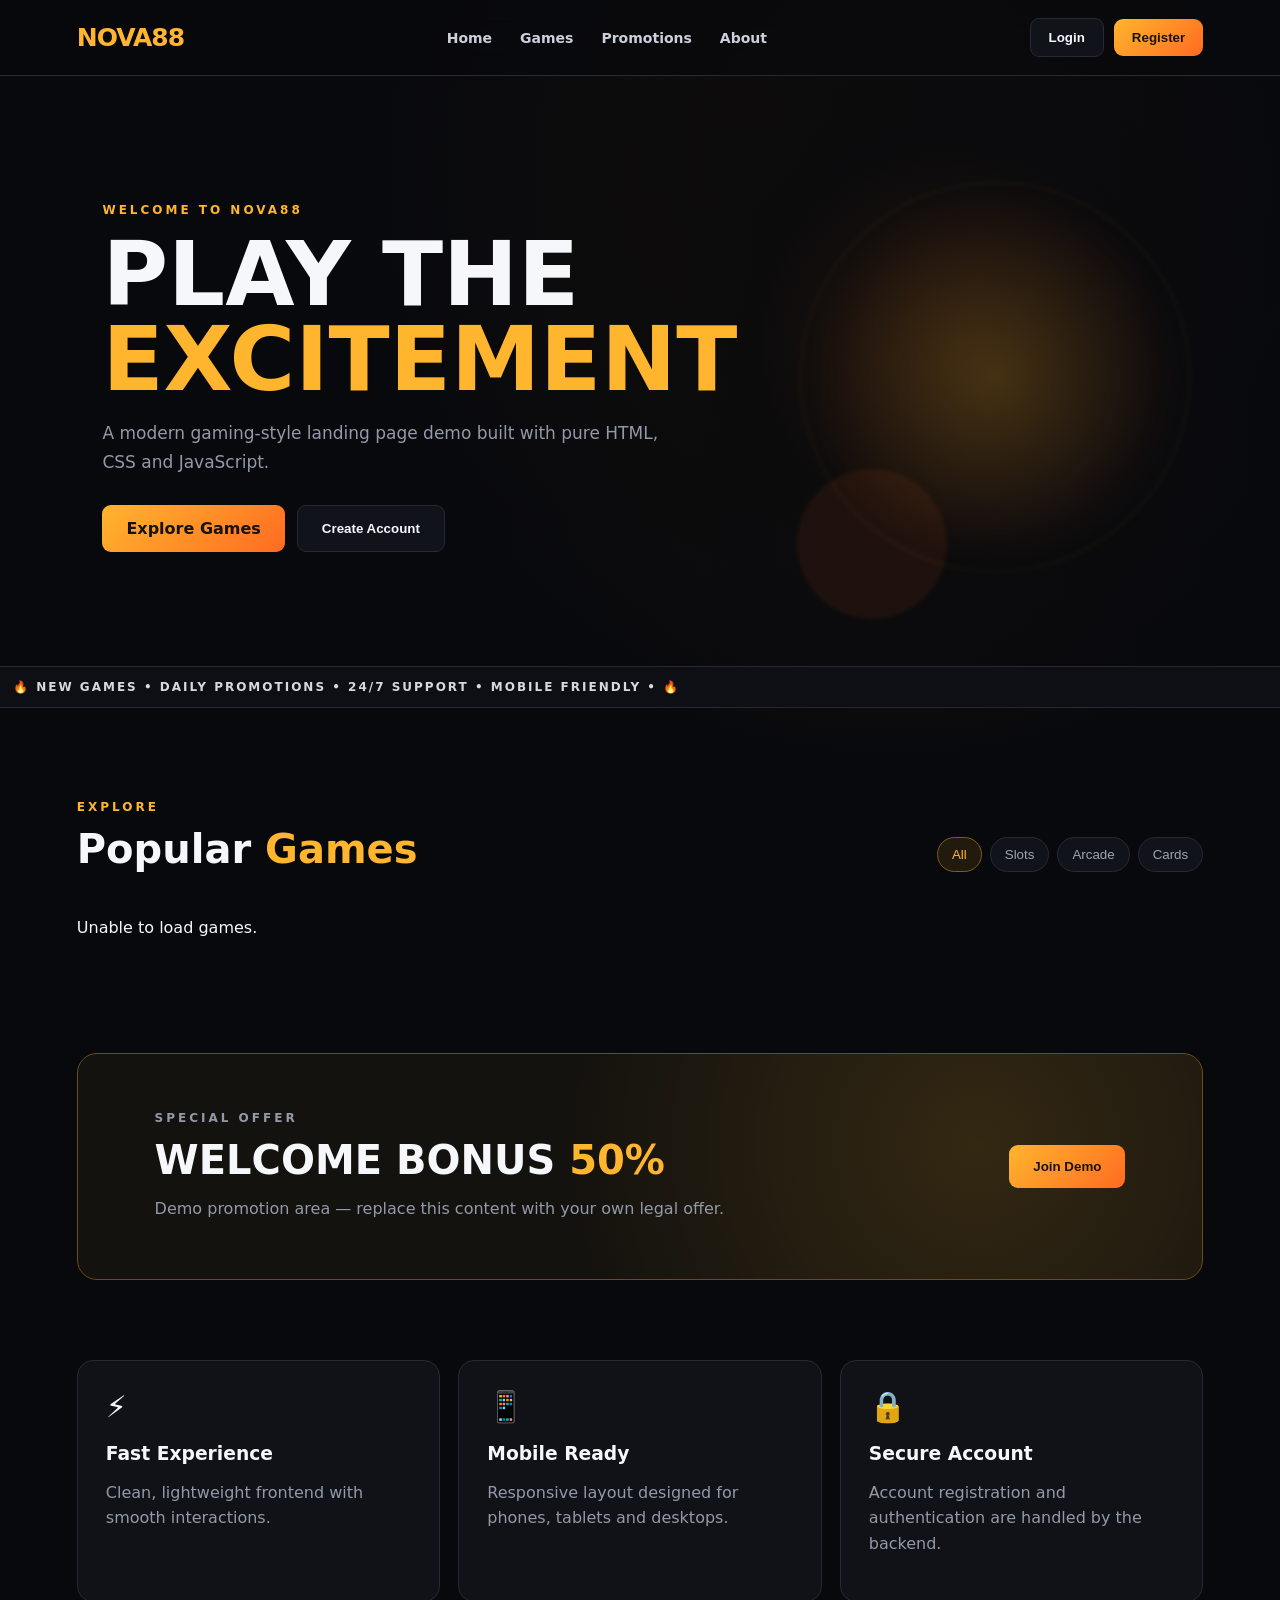
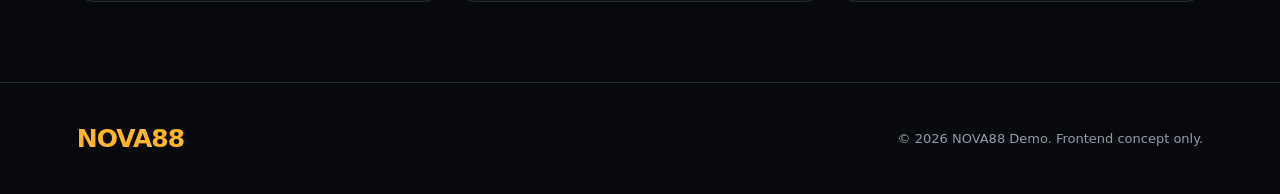
<file: dashboard.html>
<!DOCTYPE html>
<html lang="en">

<head>
  <meta charset="UTF-8">
  <meta name="viewport" content="width=device-width, initial-scale=1.0">

  <title>NOVA88 - Dashboard</title>

  <style>
    * {
      box-sizing: border-box;
      margin: 0;
      padding: 0;
    }

    body {
      font-family: Arial, sans-serif;
      background: #08090d;
      color: #fff;
      min-height: 100vh;
    }

    header {
      padding: 20px;
      border-bottom: 1px solid #252832;

      display: flex;
      justify-content: space-between;
      align-items: center;
    }

    .logo {
      font-size: 28px;
      font-weight: 800;
    }

    .logo span {
      color: #ffae2b;
    }

    .logout {
      background: #ff9f1c;
      color: #111;

      border: none;

      padding: 12px 20px;

      border-radius: 10px;

      font-weight: bold;

      cursor: pointer;

      transition: 0.2s ease;
    }

    .logout:hover {
      opacity: 0.9;
      transform: translateY(-1px);
    }

    main {
      max-width: 1100px;

      margin: auto;

      padding: 40px 20px;
    }

    .welcome {
      margin-bottom: 30px;
    }

    .welcome h1 {
      font-size: 36px;

      margin-bottom: 10px;
    }

    .welcome p {
      color: #9da3b2;

      line-height: 1.5;
    }

    .cards {
      display: grid;

      grid-template-columns:
        repeat(3, 1fr);

      gap: 20px;
    }

    .card {
      background: #11131a;

      border: 1px solid #292d38;

      border-radius: 16px;

      padding: 25px;

      cursor: pointer;

      transition: 0.25s ease;
    }

    .card:hover {
      transform: translateY(-5px);

      border-color: #ffae2b;

      box-shadow:
        0 10px 30px
        rgba(255, 174, 43, 0.08);
    }

    .card:active {
      transform: translateY(-2px);
    }

    .card h3 {
      color: #ffae2b;

      font-size: 20px;

      margin-bottom: 10px;
    }

    .card p {
      color: #a5aab8;

      line-height: 1.5;
    }

    .loading {
      color: #ffae2b;
    }

    @media (max-width: 700px) {

      .cards {
        grid-template-columns: 1fr;
      }

      .welcome h1 {
        font-size: 28px;
      }

      header {
        padding: 16px;
      }

      .logo {
        font-size: 24px;
      }

      .logout {
        padding: 10px 16px;
      }
    }
  </style>
</head>


<body>

  <header>

    <div class="logo">
      NOVA<span>88</span>
    </div>

    <button
      class="logout"
      id="logoutBtn"
    >
      Logout
    </button>

  </header>


  <main>

    <div class="welcome">

      <h1>
        Welcome to your Dashboard
      </h1>

      <p
        id="userInfo"
        class="loading"
      >
        Loading user information...
      </p>

    </div>


    <div class="cards">

      <div
        class="card"
        id="gamesCard"
      >
        <h3>🎮 Games</h3>

        <p>
          Explore available games.
        </p>
      </div>


      <div
        class="card"
        id="promotionsCard"
      >
        <h3>🎁 Promotions</h3>

        <p>
          View current promotions and offers.
        </p>
      </div>


      <div
        class="card"
        id="accountCard"
      >
        <h3>👤 Account</h3>

        <p>
          Manage your account information.
        </p>
      </div>

    </div>

  </main>


  <script>

    const API =
      "https://nova88-backend.onrender.com/api";


    /*
      Get saved JWT token
    */

    const token =
      localStorage.getItem("nova88_token");


    /*
      Protect dashboard
    */

    if (!token) {

      window.location.href =
        "index.html";

    }


    /*
      Load logged-in user
    */

    async function loadUser() {

      const userInfo =
        document.getElementById("userInfo");

      try {

        const response =
          await fetch(
            `${API}/auth/me`,
            {
              method: "GET",

              headers: {
                "Authorization":
                  `Bearer ${token}`
              }
            }
          );


        const data =
          await response.json();


        /*
          Invalid / expired token
        */

        if (!response.ok) {

          localStorage.removeItem(
            "nova88_token"
          );

          window.location.href =
            "index.html";

          return;
        }


        /*
          Display user
        */

        userInfo.classList.remove(
          "loading"
        );

        userInfo.textContent =
          `Welcome, ${data.user.name} • ${data.user.email}`;


      } catch (error) {

        userInfo.classList.remove(
          "loading"
        );

        userInfo.textContent =
          "Unable to load account information.";

      }

    }


    /*
      Logout
    */

    document
      .getElementById("logoutBtn")
      .addEventListener(
        "click",
        () => {

          localStorage.removeItem(
            "nova88_token"
          );

          window.location.href =
            "index.html";

        }
      );


    /*
      Dashboard navigation
    */

    document
      .getElementById("gamesCard")
      .addEventListener(
        "click",
        () => {

          window.location.href =
            "games.html";

        }
      );


    document
      .getElementById("promotionsCard")
      .addEventListener(
        "click",
        () => {

          window.location.href =
            "promotions.html";

        }
      );


    document
      .getElementById("accountCard")
      .addEventListener(
        "click",
        () => {

          window.location.href =
            "account.html";

        }
      );


    /*
      Start
    */

    loadUser();

  </script>

</body>

</html>
</file>
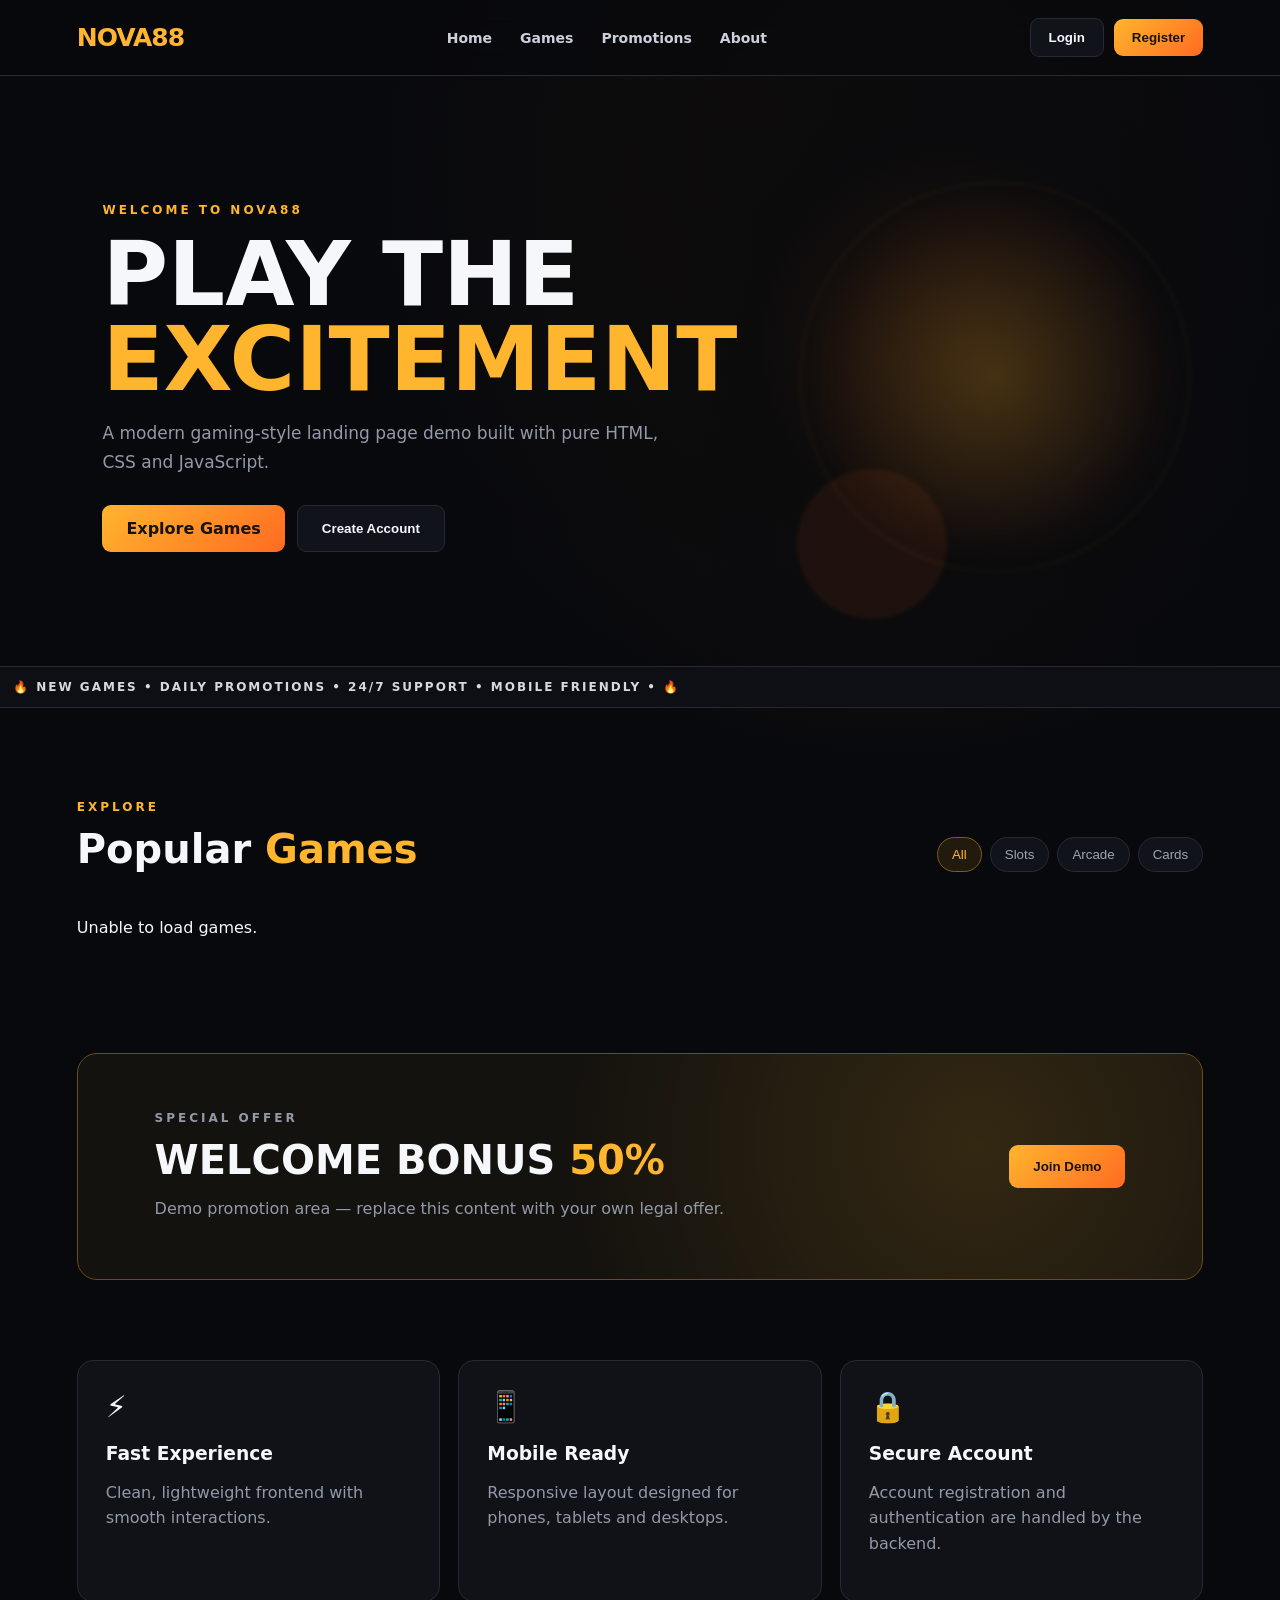
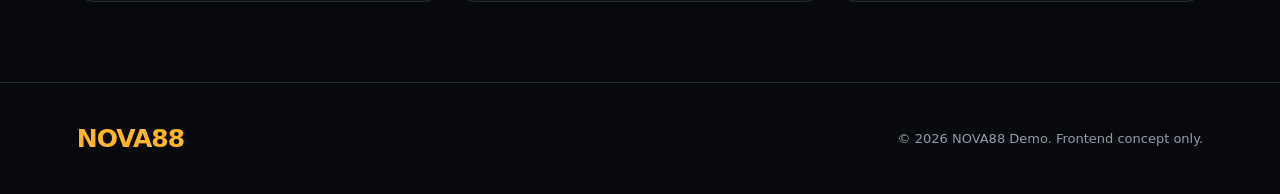
<file: demo-game.html>
<!DOCTYPE html>
<html lang="en">

<head>
  <meta charset="UTF-8">
  <meta name="viewport" content="width=device-width, initial-scale=1.0">

  <title>NOVA88 - Demo Game</title>

  <style>

    * {
      box-sizing: border-box;
      margin: 0;
      padding: 0;
    }

    body {
      font-family: Arial, sans-serif;

      background:
        radial-gradient(
          circle at top,
          #171a22 0%,
          #08090d 45%,
          #050609 100%
        );

      color: #fff;
      min-height: 100vh;
    }

    header {
      padding: 17px 24px;
      border-bottom: 1px solid #252832;

      display: flex;
      justify-content: space-between;
      align-items: center;

      background: rgba(8, 9, 13, 0.92);

      position: sticky;
      top: 0;
      z-index: 100;

      backdrop-filter: blur(10px);
    }

    .logo {
      font-size: 28px;
      font-weight: 900;
      letter-spacing: 1px;
    }

    .logo span {
      color: #ffae2b;
    }

    .back {
      background:
        linear-gradient(
          135deg,
          #ffbd4a,
          #ff9418
        );

      color: #111;
      border: none;

      padding: 11px 18px;

      border-radius: 10px;

      font-weight: 800;

      cursor: pointer;

      transition: 0.2s ease;
    }

    .back:hover {
      transform: translateY(-2px);

      box-shadow:
        0 7px 20px
        rgba(255, 174, 43, 0.18);
    }

    main {
      max-width: 900px;
      margin: auto;

      padding: 42px 20px 60px;
    }

    .top {
      text-align: center;
      margin-bottom: 28px;
    }

    .top h1 {
      font-size: 34px;
      color: #ffae2b;
      margin-bottom: 9px;
    }

    .top p {
      color: #9da3b2;
      font-size: 14px;
    }

    .balance {
      position: relative;
      overflow: hidden;

      background:
        linear-gradient(
          145deg,
          #181b23,
          #0e1016
        );

      border: 1px solid #292d38;

      border-radius: 18px;

      padding: 20px;

      text-align: center;

      margin-bottom: 20px;

      box-shadow:
        0 12px 35px
        rgba(0, 0, 0, 0.22);
    }

    .balance::before {
      content: "";

      position: absolute;

      width: 180px;
      height: 180px;

      top: -100px;
      left: 50%;

      transform: translateX(-50%);

      background:
        radial-gradient(
          circle,
          rgba(255, 174, 43, 0.13),
          transparent 70%
        );
    }

    .balance-title {
      position: relative;

      color: #9da3b2;

      font-size: 13px;

      margin-bottom: 7px;

      text-transform: uppercase;

      letter-spacing: 1px;
    }

    .balance-value {
      position: relative;

      color: #ffae2b;

      font-size: 34px;

      font-weight: 900;
    }

    .balance-unit {
      color: #777e8e;

      font-size: 12px;

      margin-left: 5px;
    }

    .game-box {
      background:
        linear-gradient(
          145deg,
          #151820,
          #0e1016
        );

      border: 1px solid #292d38;

      border-radius: 20px;

      padding: 28px;

      box-shadow:
        0 18px 45px
        rgba(0, 0, 0, 0.3);
    }

    .screen {
      background:
        radial-gradient(
          circle at center,
          #171b24,
          #08090d 72%
        );

      border: 1px solid #292d38;

      border-radius: 16px;

      padding: 35px 20px;

      text-align: center;

      margin-bottom: 27px;

      min-height: 185px;

      display: flex;

      flex-direction: column;

      justify-content: center;

      align-items: center;
    }

    .screen-label {
      color: #6f7685;

      font-size: 11px;

      text-transform: uppercase;

      letter-spacing: 2px;

      margin-bottom: 8px;
    }

    .number {
      font-size: 76px;

      line-height: 1;

      font-weight: 900;

      color: #ffae2b;

      margin-bottom: 14px;

      text-shadow:
        0 0 25px
        rgba(255, 174, 43, 0.14);

      transition: 0.2s ease;
    }

    .result {
      min-height: 24px;

      color: #a5aab8;

      font-size: 14px;
    }

    .result.win {
      color: #5ee58b;
      font-weight: 800;
    }

    .result.lose {
      color: #ff6b6b;
      font-weight: 800;
    }

    .selection-title {
      text-align: center;

      color: #9da3b2;

      font-size: 13px;

      margin-bottom: 15px;
    }

    .numbers {
      display: grid;

      grid-template-columns:
        repeat(5, 1fr);

      gap: 10px;

      margin-bottom: 22px;
    }

    .number-btn {
      background:
        linear-gradient(
          145deg,
          #1b1e27,
          #15171e
        );

      color: #fff;

      border: 1px solid #303542;

      border-radius: 11px;

      padding: 14px 5px;

      font-size: 17px;

      font-weight: 800;

      cursor: pointer;

      transition: 0.2s ease;
    }

    .number-btn:hover {
      border-color: #ffae2b;

      transform: translateY(-2px);
    }

    .number-btn.selected {
      background:
        linear-gradient(
          135deg,
          #ffbd4a,
          #ff9418
        );

      color: #111;

      border-color: #ffae2b;

      box-shadow:
        0 5px 18px
        rgba(255, 174, 43, 0.16);

      transform: translateY(-2px);
    }

    .play {
      width: 100%;

      background:
        linear-gradient(
          135deg,
          #ffbd4a,
          #ff9418
        );

      color: #111;

      border: none;

      padding: 15px;

      border-radius: 11px;

      font-size: 16px;

      font-weight: 900;

      cursor: pointer;

      transition: 0.2s ease;

      box-shadow:
        0 7px 20px
        rgba(255, 174, 43, 0.1);
    }

    .play:hover:not(:disabled) {
      transform: translateY(-2px);

      box-shadow:
        0 10px 25px
        rgba(255, 174, 43, 0.18);
    }

    .play:disabled {
      opacity: 0.45;
      cursor: not-allowed;
      box-shadow: none;
    }

    .reset {
      width: 100%;

      margin-top: 10px;

      background: transparent;

      color: #9299a8;

      border: 1px solid #303542;

      padding: 12px;

      border-radius: 11px;

      cursor: pointer;

      transition: 0.2s ease;
    }

    .reset:hover {
      color: #fff;

      border-color: #555b6b;

      background: #171a21;
    }

    .history {
      margin-top: 25px;

      background:
        linear-gradient(
          145deg,
          #151820,
          #0e1016
        );

      border: 1px solid #292d38;

      border-radius: 18px;

      padding: 22px;
    }

    .history h2 {
      font-size: 19px;
      margin-bottom: 15px;
    }

    .history-list {
      display: flex;

      flex-direction: column;

      gap: 8px;

      max-height: 330px;

      overflow-y: auto;
    }

    .history-item {
      display: grid;

      grid-template-columns:
        1fr 2fr auto;

      gap: 10px;

      align-items: center;

      background: #191c25;

      border: 1px solid #242834;

      border-radius: 9px;

      padding: 12px;

      color: #b9bfcc;

      font-size: 13px;
    }

    .history-round {
      color: #777e8e;
    }

    .history-details {
      text-align: center;
    }

    .win {
      color: #5ee58b;
      font-weight: 800;
    }

    .lose {
      color: #ff6b6b;
      font-weight: 800;
    }

    .empty {
      color: #707687;

      text-align: center;

      padding: 15px;

      font-size: 13px;
    }

    .info {
      text-align: center;

      color: #626979;

      font-size: 12px;

      margin-top: 18px;

      line-height: 1.5;
    }

    @media (max-width: 600px) {

      header {
        padding: 15px 16px;
      }

      .logo {
        font-size: 23px;
      }

      .back {
        padding: 9px 13px;
        font-size: 12px;
      }

      main {
        padding: 30px 15px 45px;
      }

      .top h1 {
        font-size: 29px;
      }

      .game-box {
        padding: 19px;
      }

      .screen {
        min-height: 165px;
        padding: 28px 15px;
      }

      .number {
        font-size: 60px;
      }

      .numbers {
        gap: 8px;
      }

      .number-btn {
        padding: 12px 3px;
        font-size: 15px;
      }

      .history {
        padding: 18px;
      }

      .history-item {
        grid-template-columns:
          1fr auto;

        font-size: 12px;
      }

      .history-details {
        text-align: right;
      }

      .history-item .status {
        grid-column: 1 / -1;
        text-align: right;
      }

    }

  </style>
</head>


<body>


  <header>

    <div class="logo">
      NOVA<span>88</span>
    </div>

    <button
      class="back"
      id="backBtn"
      type="button"
    >
      ← Games
    </button>

  </header>


  <main>


    <div class="top">

      <h1>
        🎮 Demo Game
      </h1>

      <p>
        Pick a number and play a demo round.
      </p>

    </div>


    <div class="balance">

      <div class="balance-title">
        Demo Balance
      </div>

      <div
        class="balance-value"
        id="balance"
      >
        1000

        <span class="balance-unit">
          credits
        </span>

      </div>

    </div>


    <div class="game-box">


      <div class="screen">

        <div class="screen-label">
          Result
        </div>

        <div
          class="number"
          id="resultNumber"
        >
          ?
        </div>

        <div
          class="result"
          id="resultText"
        >
          Select a number to start.
        </div>

      </div>


      <div class="selection-title">
        Select a number from 1 to 10
      </div>


      <div
        class="numbers"
        id="numberButtons"
      ></div>


      <button
        class="play"
        id="playBtn"
        type="button"
        disabled
      >
        ▶ Play Round
      </button>


      <button
        class="reset"
        id="resetBtn"
        type="button"
      >
        Reset Demo
      </button>


    </div>


    <div class="history">

      <h2>
        📜 Recent Rounds
      </h2>

      <div
        class="history-list"
        id="historyList"
      >

        <div class="empty">
          No rounds played yet.
        </div>

      </div>

    </div>


    <div class="info">
      Demo mode only — virtual credits with no real-money value.
    </div>


  </main>


  <script>

    /*
      ============================
      LOGIN PROTECTION
      ============================
    */

    const token =
      localStorage.getItem(
        "nova88_token"
      );


    if (!token) {

      window.location.href =
        "index.html";

    }


    /*
      ============================
      GAME VARIABLES
      ============================
    */

    let balance = 1000;

    let selectedNumber = null;

    let roundNumber = 0;

    let isPlaying = false;


    /*
      ============================
      ELEMENTS
      ============================
    */

    const balanceElement =
      document.getElementById(
        "balance"
      );

    const resultNumber =
      document.getElementById(
        "resultNumber"
      );

    const resultText =
      document.getElementById(
        "resultText"
      );

    const numberButtons =
      document.getElementById(
        "numberButtons"
      );

    const playBtn =
      document.getElementById(
        "playBtn"
      );

    const resetBtn =
      document.getElementById(
        "resetBtn"
      );

    const historyList =
      document.getElementById(
        "historyList"
      );

    const backBtn =
      document.getElementById(
        "backBtn"
      );


    /*
      ============================
      BACK TO GAMES
      ============================
    */

    backBtn.addEventListener(
      "click",
      () => {

        window.location.href =
          "games.html";

      }
    );


    /*
      ============================
      CREATE NUMBER BUTTONS
      ============================
    */

    for (
      let i = 1;
      i <= 10;
      i++
    ) {

      const button =
        document.createElement(
          "button"
        );

      button.className =
        "number-btn";

      button.type =
        "button";

      button.textContent =
        i;

      button.addEventListener(
        "click",
        () => {

          if (isPlaying) {
            return;
          }

          selectNumber(
            i,
            button
          );

        }
      );

      numberButtons.appendChild(
        button
      );

    }


    /*
      ============================
      SELECT NUMBER
      ============================
    */

    function selectNumber(
      number,
      button
    ) {

      selectedNumber =
        number;


      document
        .querySelectorAll(
          ".number-btn"
        )
        .forEach(
          btn => {

            btn.classList.remove(
              "selected"
            );

          }
        );


      button.classList.add(
        "selected"
      );


      resultNumber.textContent =
        "?";


      resultText.className =
        "result";


      resultText.textContent =
        "Number " +
        number +
        " selected.";


      playBtn.disabled =
        false;

    }


    /*
      ============================
      PLAY ROUND
      ============================
    */

    playBtn.addEventListener(
      "click",
      () => {

        if (
          selectedNumber === null ||
          isPlaying
        ) {

          return;

        }


        isPlaying =
          true;


        playBtn.disabled =
          true;


        resultText.className =
          "result";


        resultText.textContent =
          "Generating result...";


        resultNumber.textContent =
          "...";


        let animationCount =
          0;


        const animation =
          setInterval(
            () => {

              const randomDisplay =
                Math.floor(
                  Math.random() * 10
                ) + 1;


              resultNumber.textContent =
                randomDisplay;


              animationCount++;


              if (
                animationCount >= 6
              ) {

                clearInterval(
                  animation
                );

              }

            },
            90
          );


        setTimeout(
          () => {

            const winningNumber =
              Math.floor(
                Math.random() * 10
              ) + 1;


            roundNumber++;


            resultNumber.textContent =
              winningNumber;


            const won =
              selectedNumber ===
              winningNumber;


            if (won) {

              balance += 100;


              resultText.className =
                "result win";


              resultText.textContent =
                "🎉 You won +100 demo credits!";

            } else {

              balance -= 20;


              if (balance < 0) {
                balance = 0;
              }


              resultText.className =
                "result lose";


              resultText.textContent =
                "❌ You lost 20 demo credits.";

            }


            balanceElement.innerHTML =
              balance +
              `
                <span class="balance-unit">
                  credits
                </span>
              `;


            addHistory(
              roundNumber,
              selectedNumber,
              winningNumber,
              won
            );


            selectedNumber =
              null;


            document
              .querySelectorAll(
                ".number-btn"
              )
              .forEach(
                btn => {

                  btn.classList.remove(
                    "selected"
                  );

                }
              );


            isPlaying =
              false;


            playBtn.disabled =
              true;

          },
          750
        );

      }
    );


    /*
      ============================
      ADD HISTORY
      ============================
    */

    function addHistory(
      round,
      selected,
      winning,
      won
    ) {

      const empty =
        historyList.querySelector(
          ".empty"
        );


      if (empty) {

        empty.remove();

      }


      const item =
        document.createElement(
          "div"
        );


      item.className =
        "history-item";


      const status =
        won
          ? "WIN"
          : "LOSE";


      const statusClass =
        won
          ? "win"
          : "lose";


      item.innerHTML = `

        <span class="history-round">
          Round ${round}
        </span>

        <span class="history-details">
          Pick: ${selected}
          &nbsp;•&nbsp;
          Result: ${winning}
        </span>

        <span
          class="status ${statusClass}"
        >
          ${status}
        </span>

      `;


      historyList.prepend(
        item
      );

    }


    /*
      ============================
      RESET DEMO
      ============================
    */

    resetBtn.addEventListener(
      "click",
      () => {

        if (isPlaying) {
          return;
        }


        balance =
          1000;


        selectedNumber =
          null;


        roundNumber =
          0;


        balanceElement.innerHTML =
          `
            1000
            <span class="balance-unit">
              credits
            </span>
          `;


        resultNumber.textContent =
          "?";


        resultText.className =
          "result";


        resultText.textContent =
          "Select a number to start.";


        playBtn.disabled =
          true;


        document
          .querySelectorAll(
            ".number-btn"
          )
          .forEach(
            btn => {

              btn.classList.remove(
                "selected"
              );

            }
          );


        historyList.innerHTML = `

          <div class="empty">
            No rounds played yet.
          </div>

        `;

      }
    );

  </script>

</body>

</html>
</file>
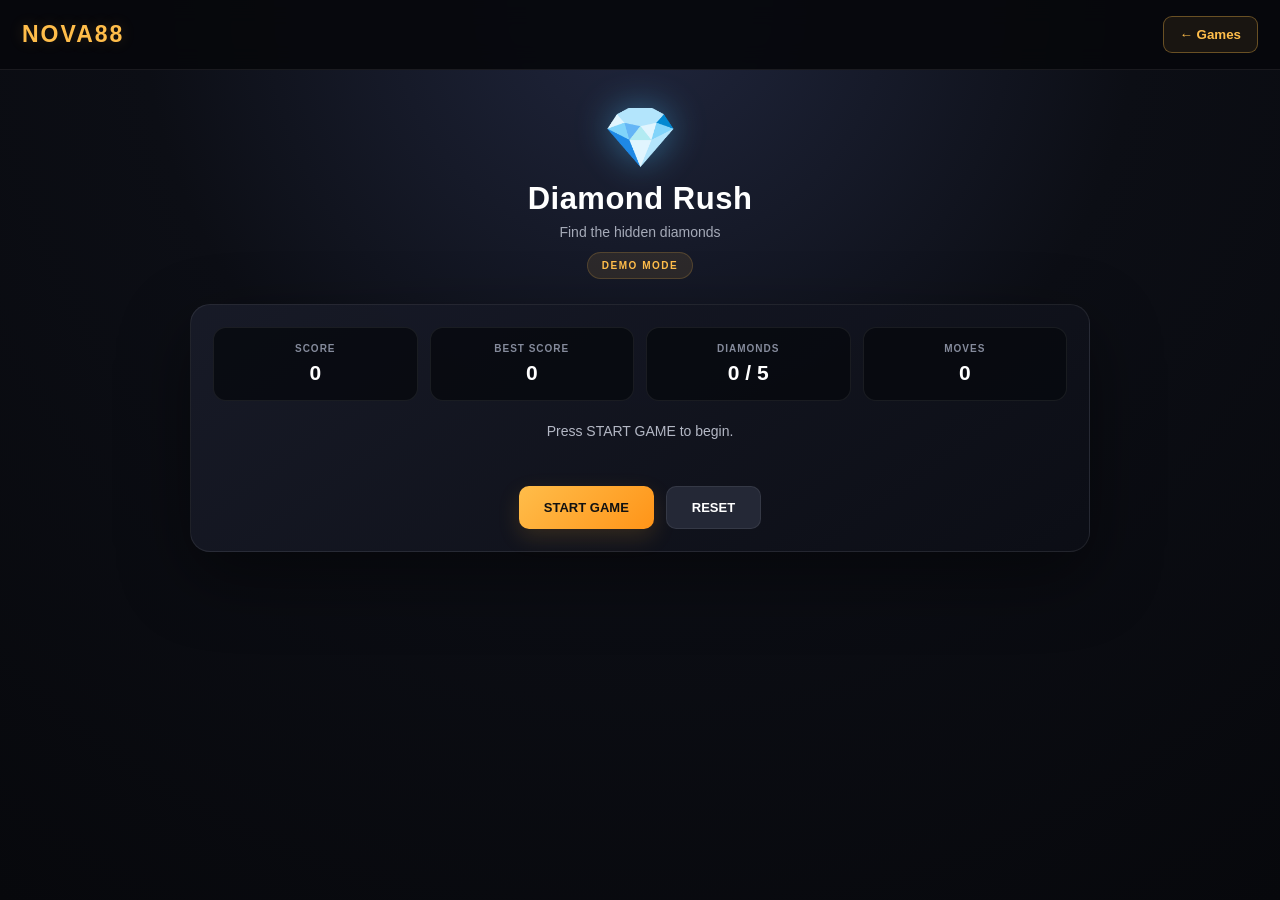
<file: diamond-rush.html>
<!DOCTYPE html>
<html lang="en">

<head>

  <meta charset="UTF-8">

  <meta
    name="viewport"
    content="width=device-width, initial-scale=1.0"
  >

  <title>NOVA88 - Diamond Rush</title>

  <style>

    * {
      box-sizing: border-box;
      margin: 0;
      padding: 0;
    }

    body {

      font-family: Arial, sans-serif;

      background:
        radial-gradient(
          circle at 50% 0%,
          #20263d 0%,
          #0c0e15 45%,
          #07080c 100%
        );

      color: #fff;

      min-height: 100vh;

      overflow-x: hidden;
    }


    /* =========================
       HEADER
    ========================= */

    header {

      height: 70px;

      padding: 0 22px;

      display: flex;

      align-items: center;

      justify-content: space-between;

      background:
        rgba(7,8,12,0.94);

      border-bottom:
        1px solid
        rgba(255,255,255,0.08);

      position: sticky;

      top: 0;

      z-index: 20;

      backdrop-filter: blur(12px);
    }


    .logo {

      font-size: 23px;

      font-weight: 900;

      letter-spacing: 2px;

      color: #ffbd4a;

      text-shadow:
        0 0 15px
        rgba(255,189,74,0.18);
    }


    .back-btn {

      background:
        rgba(255,189,74,0.08);

      color: #ffbd4a;

      border:
        1px solid
        rgba(255,189,74,0.35);

      padding: 10px 16px;

      border-radius: 9px;

      font-weight: 800;

      cursor: pointer;

      transition: 0.2s ease;
    }


    .back-btn:hover {

      background:
        rgba(255,189,74,0.16);

      transform:
        translateY(-1px);
    }


    /* =========================
       CONTAINER
    ========================= */

    .container {

      width:
        min(900px, 94%);

      margin: auto;

      padding:
        32px 0 55px;
    }


    /* =========================
       GAME HEADER
    ========================= */

    .game-header {

      text-align: center;

      margin-bottom: 25px;
    }


    .diamond-icon {

      font-size: 60px;

      filter:
        drop-shadow(
          0 0 18px
          rgba(77,194,255,0.45)
        );

      animation:
        diamondFloat 2.5s
        ease-in-out infinite;
    }


    @keyframes diamondFloat {

      0%,
      100% {

        transform:
          translateY(0);
      }

      50% {

        transform:
          translateY(-7px);
      }

    }


    .game-title {

      margin-top: 8px;

      font-size: 31px;

      font-weight: 900;

      letter-spacing: 0.5px;
    }


    .game-subtitle {

      margin-top: 7px;

      color: #a5aab8;

      font-size: 14px;
    }


    .demo-badge {

      display: inline-block;

      margin-top: 12px;

      padding: 7px 14px;

      border-radius: 30px;

      background:
        rgba(255,189,74,0.10);

      border:
        1px solid
        rgba(255,189,74,0.18);

      color: #ffbd4a;

      font-size: 10px;

      font-weight: 900;

      letter-spacing: 1.5px;
    }


    /* =========================
       GAME PANEL
    ========================= */

    .game-panel {

      background:
        linear-gradient(
          145deg,
          rgba(24,27,40,0.97),
          rgba(12,14,22,0.97)
        );

      border:
        1px solid
        rgba(255,255,255,0.08);

      border-radius: 20px;

      padding: 22px;

      box-shadow:
        0 25px 70px
        rgba(0,0,0,0.45);
    }


    /* =========================
       STATS
    ========================= */

    .stats {

      display: grid;

      grid-template-columns:
        repeat(4, 1fr);

      gap: 12px;

      margin-bottom: 20px;
    }


    .stat {

      background:
        rgba(7,9,14,0.8);

      border:
        1px solid
        rgba(255,255,255,0.07);

      border-radius: 13px;

      padding: 15px 10px;

      text-align: center;

      transition:
        border-color 0.2s ease,
        transform 0.2s ease;
    }


    .stat:hover {

      border-color:
        rgba(255,189,74,0.18);

      transform:
        translateY(-2px);
    }


    .stat-label {

      color: #858b9c;

      font-size: 10px;

      font-weight: 800;

      letter-spacing: 1px;

      text-transform: uppercase;

      margin-bottom: 7px;
    }


    .stat-value {

      font-size: 21px;

      font-weight: 900;

      color: #fff;

      transition:
        transform 0.2s ease;
    }


    .stat-value.bump {

      transform:
        scale(1.15);
    }


    /* =========================
       MESSAGE
    ========================= */

    .message {

      text-align: center;

      min-height: 24px;

      color: #b4b8c5;

      font-size: 14px;

      margin-bottom: 18px;

      line-height: 1.5;
    }


    /* =========================
       BOARD
    ========================= */

    .board {

      display: grid;

      grid-template-columns:
        repeat(4, 1fr);

      gap: 10px;

      width:
        min(520px, 100%);

      margin:
        0 auto 23px;
    }


    .tile {

      position: relative;

      aspect-ratio: 1;

      border: none;

      border-radius: 15px;

      background:
        linear-gradient(
          145deg,
          #292f45,
          #121624
        );

      border:
        1px solid
        rgba(255,255,255,0.08);

      color: #ffbd4a;

      font-size: 28px;

      cursor: pointer;

      transition:
        transform 0.18s ease,
        background 0.18s ease,
        border-color 0.18s ease,
        box-shadow 0.18s ease;

      box-shadow:
        inset 0 1px 0
        rgba(255,255,255,0.05);
    }


    .tile:hover {

      transform:
        translateY(-3px)
        scale(1.015);

      border-color:
        rgba(255,189,74,0.45);

      box-shadow:
        0 8px 25px
        rgba(0,0,0,0.25);
    }


    .tile:active {

      transform:
        scale(0.94);
    }


    .tile.revealed {

      cursor: default;

      animation:
        tileReveal 0.3s ease;
    }


    @keyframes tileReveal {

      0% {

        transform:
          rotateY(90deg)
          scale(0.8);
      }

      100% {

        transform:
          rotateY(0)
          scale(1);
      }

    }


    .tile.diamond {

      background:
        radial-gradient(
          circle,
          #17384e,
          #101c2a
        );

      border-color:
        rgba(77,194,255,0.6);

      box-shadow:
        0 0 22px
        rgba(77,194,255,0.16);
    }


    .tile.empty {

      background:
        linear-gradient(
          145deg,
          #171a25,
          #0e1018
        );

      color: #606677;

      border-color:
        rgba(255,255,255,0.04);
    }


    /* =========================
       CONTROLS
    ========================= */

    .controls {

      display: flex;

      justify-content: center;

      gap: 12px;

      flex-wrap: wrap;
    }


    .control-btn {

      border: none;

      padding: 13px 25px;

      border-radius: 10px;

      font-size: 13px;

      font-weight: 900;

      cursor: pointer;

      transition:
        transform 0.2s ease,
        box-shadow 0.2s ease;
    }


    .start-btn {

      background:
        linear-gradient(
          135deg,
          #ffbd4a,
          #ff9418
        );

      color: #111;

      box-shadow:
        0 8px 22px
        rgba(255,174,43,0.15);
    }


    .reset-btn {

      background:
        #242836;

      color: #fff;

      border:
        1px solid
        rgba(255,255,255,0.08);
    }


    .control-btn:hover {

      transform:
        translateY(-2px);
    }


    /* =========================
       INSTRUCTIONS
    ========================= */

    .instructions {

      margin-top: 22px;

      padding: 17px;

      background:
        rgba(7,9,14,0.65);

      border:
        1px solid
        rgba(255,255,255,0.05);

      border-radius: 12px;

      color: #858b9a;

      font-size: 12px;

      line-height: 1.8;

      text-align: center;
    }


    .instructions b {

      color: #c9cdd7;
    }


    /* =========================
       PREMIUM WIN SCREEN
    ========================= */

    .win-screen {

      display: none;

      position: relative;

      text-align: center;

      padding:
        42px 18px 38px;

      overflow: hidden;

      border-radius: 18px;

      background:
        radial-gradient(
          circle at 50% 0%,
          rgba(255,189,74,0.14),
          transparent 45%
        );

      animation:
        winAppear 0.5s ease;
    }


    .win-screen::before {

      content: "";

      position: absolute;

      width: 220px;

      height: 220px;

      top: -110px;

      left: 50%;

      transform:
        translateX(-50%);

      background:
        radial-gradient(
          circle,
          rgba(255,189,74,0.16),
          transparent 70%
        );

      pointer-events: none;
    }


    @keyframes winAppear {

      from {

        opacity: 0;

        transform:
          translateY(20px)
          scale(0.94);
      }

      to {

        opacity: 1;

        transform:
          translateY(0)
          scale(1);
      }

    }


    /* Trophy */

    .win-icon {

      position: relative;

      font-size: 72px;

      margin-bottom: 14px;

      filter:
        drop-shadow(
          0 0 20px
          rgba(255,189,74,0.45)
        );

      animation:
        trophyFloat 1.8s
        ease-in-out infinite;
    }


    @keyframes trophyFloat {

      0%,
      100% {

        transform:
          translateY(0)
          rotate(0deg);
      }

      50% {

        transform:
          translateY(-9px)
          rotate(-3deg);
      }

    }


    /* Win Title */

    .win-title {

      position: relative;

      font-size: 30px;

      font-weight: 900;

      letter-spacing: 0.3px;

      color: #ffbd4a;

      margin-bottom: 10px;

      text-shadow:
        0 0 18px
        rgba(255,189,74,0.20);
    }


    .win-text {

      position: relative;

      max-width: 430px;

      margin:
        0 auto 24px;

      color: #a9adba;

      font-size: 14px;

      line-height: 1.7;
    }


    /* =========================
       WIN STATS
    ========================= */

    .win-stats {

      position: relative;

      display: grid;

      grid-template-columns:
        repeat(3, 1fr);

      gap: 9px;

      max-width: 480px;

      margin:
        0 auto 20px;
    }


    .win-stat {

      padding:
        13px 7px;

      border-radius: 12px;

      background:
        rgba(7,9,14,0.62);

      border:
        1px solid
        rgba(255,255,255,0.07);
    }


    .win-stat-label {

      display: block;

      color: #858b9a;

      font-size: 9px;

      font-weight: 900;

      letter-spacing: 1px;

      text-transform: uppercase;

      margin-bottom: 6px;
    }


    .win-stat-value {

      display: block;

      color: #fff;

      font-size: 20px;

      font-weight: 900;
    }


    /* =========================
       FINAL SCORE
    ========================= */

    .win-score {

      position: relative;

      display: inline-block;

      min-width: 190px;

      padding:
        17px 28px;

      margin-bottom: 25px;

      border-radius: 15px;

      background:
        linear-gradient(
          145deg,
          rgba(255,189,74,0.13),
          rgba(255,148,24,0.04)
        );

      border:
        1px solid
        rgba(255,189,74,0.28);

      box-shadow:
        0 10px 35px
        rgba(0,0,0,0.25),

        inset 0 1px 0
        rgba(255,255,255,0.05);
    }


    .win-score span {

      display: block;

      color: #858b9a;

      font-size: 10px;

      font-weight: 900;

      letter-spacing: 1.5px;

      text-transform: uppercase;

      margin-bottom: 6px;
    }


    .win-score strong {

      display: block;

      font-size: 34px;

      font-weight: 900;

      color: #fff;

      text-shadow:
        0 0 15px
        rgba(255,255,255,0.12);
    }


    /* =========================
       NEW RECORD
    ========================= */

    .new-record {

      display: none;

      position: relative;

      width: fit-content;

      margin:
        -10px auto 20px;

      padding:
        7px 14px;

      border-radius: 30px;

      background:
        rgba(255,189,74,0.10);

      border:
        1px solid
        rgba(255,189,74,0.28);

      color: #ffbd4a;

      font-size: 10px;

      font-weight: 900;

      letter-spacing: 1px;

      animation:
        recordPulse 1.2s
        ease-in-out infinite;
    }


    @keyframes recordPulse {

      0%,
      100% {

        box-shadow:
          0 0 0
          rgba(255,189,74,0);
      }

      50% {

        box-shadow:
          0 0 18px
          rgba(255,189,74,0.18);
      }

    }


    /* =========================
       WIN ACTIONS
    ========================= */

    .win-actions {

      position: relative;

      display: flex;

      justify-content: center;

      align-items: center;

      gap: 10px;

      flex-wrap: wrap;
    }


    .play-again {

      background:
        linear-gradient(
          135deg,
          #ffbd4a,
          #ff9418
        );

      color: #111;

      border: none;

      padding:
        14px 27px;

      border-radius: 11px;

      font-weight: 900;

      cursor: pointer;

      font-size: 13px;

      box-shadow:
        0 8px 25px
        rgba(255,174,43,0.18);

      transition:
        transform 0.2s ease,
        box-shadow 0.2s ease;
    }


    .play-again:hover {

      transform:
        translateY(-2px);

      box-shadow:
        0 12px 30px
        rgba(255,174,43,0.28);
    }


    .win-home {

      background:
        rgba(255,255,255,0.04);

      color: #c9cdd7;

      border:
        1px solid
        rgba(255,255,255,0.10);

      padding:
        13px 23px;

      border-radius: 11px;

      font-weight: 800;

      cursor: pointer;

      font-size: 13px;

      transition:
        0.2s ease;
    }


    .win-home:hover {

      background:
        rgba(255,255,255,0.08);

      transform:
        translateY(-2px);
    }


    /* =========================
       MOBILE
    ========================= */

    @media (max-width: 600px) {

      header {

        padding:
          0 14px;
      }


      .logo {

        font-size: 19px;
      }


      .container {

        padding-top: 25px;
      }


      .game-title {

        font-size: 27px;
      }


      .game-panel {

        padding: 15px;
      }


      .stats {

        grid-template-columns:
          repeat(2, 1fr);

        gap: 7px;
      }


      .stat {

        padding:
          12px 5px;
      }


      .stat-value {

        font-size: 18px;
      }


      .board {

        gap: 7px;
      }


      .tile {

        font-size: 23px;

        border-radius: 12px;
      }


      .win-screen {

        padding:
          35px 12px 30px;
      }


      .win-icon {

        font-size: 62px;
      }


      .win-title {

        font-size: 25px;
      }


      .win-text {

        font-size: 13px;
      }


      .win-stats {

        gap: 6px;
      }


      .win-stat {

        padding:
          11px 4px;
      }


      .win-stat-value {

        font-size: 17px;
      }


      .win-score {

        min-width: 170px;
      }


      .win-score strong {

        font-size: 30px;
      }


      .win-actions {

        flex-direction: column;

        width: 100%;
      }


      .play-again,
      .win-home {

        width: min(260px, 100%);
      }

    }

  </style>

</head>


<body>


  <!-- =========================
       HEADER
  ========================= -->

  <header>

    <div class="logo">
      NOVA88
    </div>

    <button
      class="back-btn"
      onclick="window.location.href='games.html'"
    >
      ← Games
    </button>

  </header>


  <main class="container">


    <!-- =========================
         GAME HEADER
    ========================= -->

    <div class="game-header">

      <div class="diamond-icon">
        💎
      </div>

      <div class="game-title">
        Diamond Rush
      </div>

      <div class="game-subtitle">
        Find the hidden diamonds
      </div>

      <div class="demo-badge">
        DEMO MODE
      </div>

    </div>


    <section class="game-panel">


      <!-- =========================
           GAME AREA
      ========================= -->

      <div id="gameArea">


        <div class="stats">


          <div class="stat">

            <div class="stat-label">
              Score
            </div>

            <div
              class="stat-value"
              id="score"
            >
              0
            </div>

          </div>


          <div class="stat">

            <div class="stat-label">
              Best Score
            </div>

            <div
              class="stat-value"
              id="bestScore"
            >
              0
            </div>

          </div>


          <div class="stat">

            <div class="stat-label">
              Diamonds
            </div>

            <div
              class="stat-value"
              id="diamonds"
            >
              0 / 5
            </div>

          </div>


          <div class="stat">

            <div class="stat-label">
              Moves
            </div>

            <div
              class="stat-value"
              id="moves"
            >
              0
            </div>

          </div>


        </div>


        <div
          class="message"
          id="message"
        >
          Press START GAME to begin.
        </div>


        <div
          class="board"
          id="board"
        >
        </div>


        <div class="controls">

          <button
            class="control-btn start-btn"
            onclick="startGame()"
          >
            START GAME
          </button>


          <button
            class="control-btn reset-btn"
            onclick="resetGame()"
          >
            RESET
          </button>

        </div>


      </div>


      <!-- =========================
           PREMIUM WIN SCREEN
      ========================= -->

      <div
        class="win-screen"
        id="winScreen"
      >


        <div class="win-icon">
          🏆
        </div>


        <div class="win-title">
          Diamond Rush Complete!
        </div>


        <div class="win-text">
          Congratulations! You found all
          5 hidden diamonds and completed
          the demo challenge.
        </div>


        <div class="win-stats">


          <div class="win-stat">

            <span class="win-stat-label">
              Diamonds
            </span>

            <strong
              class="win-stat-value"
              id="finalDiamonds"
            >
              5 / 5
            </strong>

          </div>


          <div class="win-stat">

            <span class="win-stat-label">
              Moves
            </span>

            <strong
              class="win-stat-value"
              id="finalMoves"
            >
              0
            </strong>

          </div>


          <div class="win-stat">

            <span class="win-stat-label">
              Best
            </span>

            <strong
              class="win-stat-value"
              id="finalBest"
            >
              0
            </strong>

          </div>


        </div>


        <div class="win-score">

          <span>
            Final Score
          </span>

          <strong
            id="finalScore"
          >
            0
          </strong>

        </div>


        <div
          class="new-record"
          id="newRecord"
        >
          🥇 NEW BEST SCORE!
        </div>


        <div class="win-actions">


          <button
            class="play-again"
            onclick="startGame()"
          >
            🔄 PLAY AGAIN
          </button>


          <button
            class="win-home"
            onclick="window.location.href='games.html'"
          >
            ← BACK TO GA
</file>
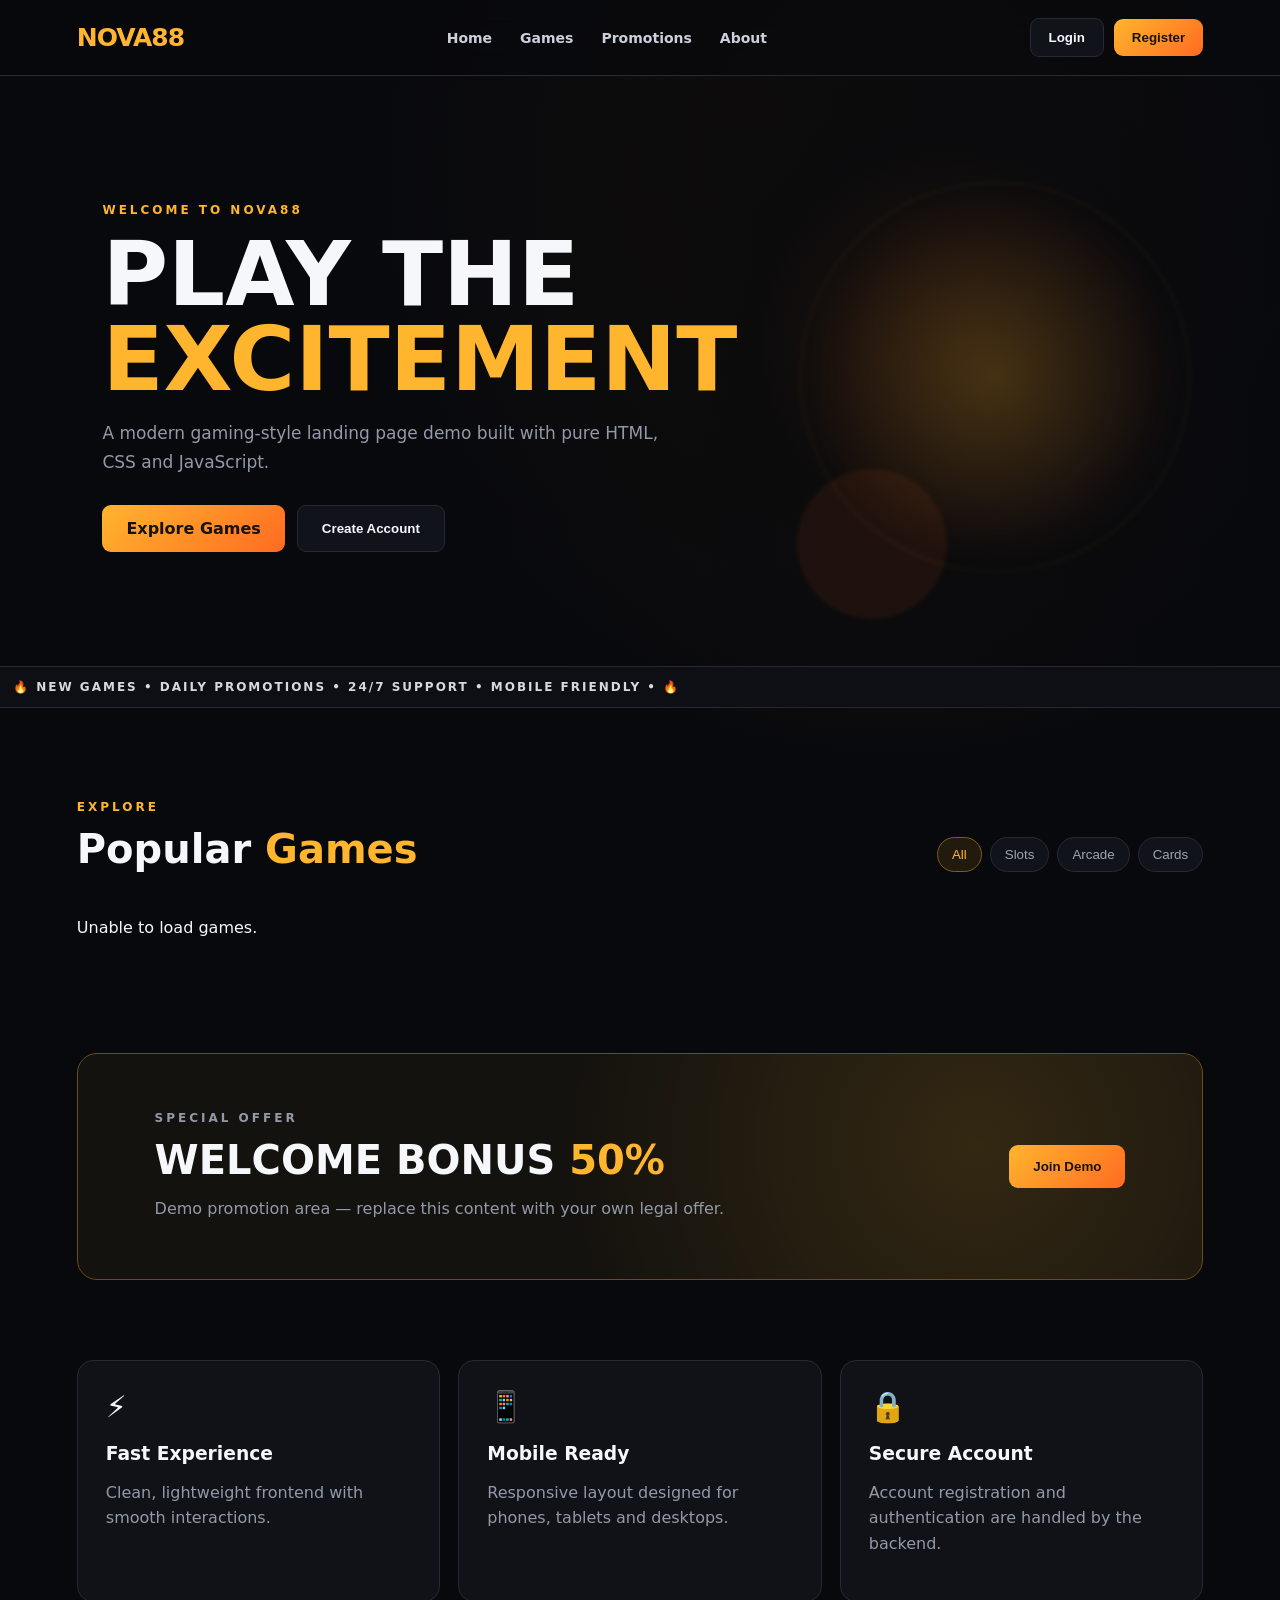
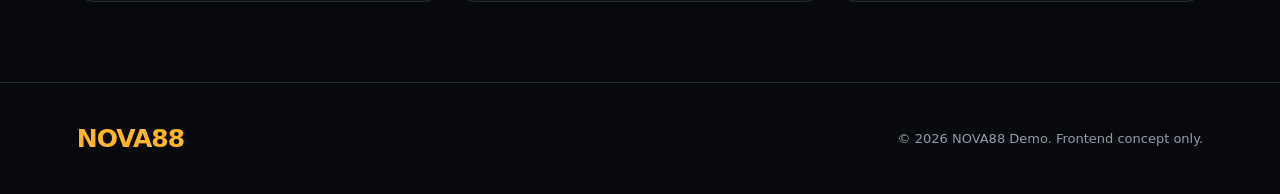
<file: games.html>
<!DOCTYPE html>
<html lang="en">

<head>
  <meta charset="UTF-8">
  <meta name="viewport" content="width=device-width, initial-scale=1.0">

  <title>NOVA88 - Games</title>

  <style>

    * {
      box-sizing: border-box;
      margin: 0;
      padding: 0;
    }

    body {
      font-family: Arial, sans-serif;
      background:
        radial-gradient(
          circle at top,
          #151821 0%,
          #08090d 45%,
          #050609 100%
        );
      color: #fff;
      min-height: 100vh;
    }

    /* =========================
       HEADER
    ========================= */

    header {
      padding: 18px 24px;

      border-bottom: 1px solid #252832;

      display: flex;
      justify-content: space-between;
      align-items: center;

      background: rgba(8, 9, 13, 0.92);

      position: sticky;
      top: 0;
      z-index: 100;

      backdrop-filter: blur(10px);
    }

    .logo {
      font-size: 28px;
      font-weight: 900;
      letter-spacing: 1px;
    }

    .logo span {
      color: #ffae2b;
    }

    .back {
      background: linear-gradient(
        135deg,
        #ffbd4a,
        #ff9418
      );

      color: #111;

      border: none;

      padding: 11px 18px;

      border-radius: 10px;

      font-weight: 800;

      cursor: pointer;

      transition: 0.2s ease;

      box-shadow:
        0 5px 18px
        rgba(255, 174, 43, 0.12);
    }

    .back:hover {
      transform: translateY(-2px);

      box-shadow:
        0 8px 24px
        rgba(255, 174, 43, 0.2);
    }

    /* =========================
       MAIN
    ========================= */

    main {
      max-width: 1150px;

      margin: auto;

      padding: 45px 20px 60px;
    }

    .title {
      margin-bottom: 30px;
    }

    .title h1 {
      font-size: 38px;

      margin-bottom: 10px;

      letter-spacing: -0.5px;
    }

    .title p {
      color: #9da3b2;

      font-size: 15px;
    }

    /* =========================
       GAMES GRID
    ========================= */

    .games {
      display: grid;

      grid-template-columns:
        repeat(3, 1fr);

      gap: 22px;
    }

    /* =========================
       GAME CARD
    ========================= */

    .game {
      position: relative;

      overflow: hidden;

      background:
        linear-gradient(
          145deg,
          #171a22,
          #0e1016
        );

      border: 1px solid #292d38;

      border-radius: 18px;

      padding: 24px;

      text-align: center;

      cursor: pointer;

      transition:
        transform 0.25s ease,
        border-color 0.25s ease,
        box-shadow 0.25s ease;

      min-height: 270px;

      display: flex;
      flex-direction: column;
      align-items: center;
      justify-content: space-between;
    }

    .game::before {
      content: "";

      position: absolute;

      top: -80px;
      left: 50%;

      width: 180px;
      height: 180px;

      transform: translateX(-50%);

      background:
        radial-gradient(
          circle,
          rgba(255, 174, 43, 0.14),
          transparent 70%
        );

      pointer-events: none;
    }

    .game:hover {
      transform: translateY(-6px);

      border-color: #ffae2b;

      box-shadow:
        0 15px 40px
        rgba(0, 0, 0, 0.45),
        0 0 25px
        rgba(255, 174, 43, 0.08);
    }

    .game:active {
      transform: translateY(-2px);
    }

    /* =========================
       GAME IMAGE / ICON
    ========================= */

    .game-visual {
      width: 100%;
      height: 125px;

      display: flex;

      align-items: center;
      justify-content: center;

      margin-bottom: 15px;

      border-radius: 14px;

      overflow: hidden;

      background:
        linear-gradient(
          145deg,
          #20232d,
          #11131a
        );

      border: 1px solid #2b2f3a;
    }

    .game-image {
      width: 100%;
      height: 100%;

      object-fit: cover;

      display: block;
    }

    .game-icon {
      font-size: 58px;

      line-height: 1;

      filter:
        drop-shadow(
          0 5px 12px
          rgba(0, 0, 0, 0.4)
        );

      transition: 0.25s ease;
    }

    .game:hover .game-icon {
      transform: scale(1.08);
    }

    /* =========================
       GAME INFO
    ========================= */

    .game-info {
      width: 100%;
    }

    .game h3 {
      color: #ffae2b;

      margin-bottom: 7px;

      font-size: 20px;

      font-weight: 800;
    }

    .category {
      display: inline-block;

      color: #8f96a7;

      font-size: 11px;

      text-transform: uppercase;

      letter-spacing: 1px;

      margin-bottom: 9px;

      padding: 4px 9px;

      border-radius: 20px;

      background: #1c1f28;

      border: 1px solid #2a2e39;
    }

    .game p {
      color: #a5aab8;

      line-height: 1.5;

      font-size: 13px;

      min-height: 39px;
    }

    /* =========================
       PLAY BUTTON
    ========================= */

    .play-btn {
      width: 100%;

      margin-top: 18px;

      padding: 11px 15px;

      border: none;

      border-radius: 10px;

      background:
        linear-gradient(
          135deg,
          #ffbd4a,
          #ff9418
        );

      color: #111;

      font-size: 13px;

      font-weight: 900;

      letter-spacing: 0.5px;

      cursor: pointer;

      transition: 0.2s ease;
    }

    .play-btn:hover {
      transform: translateY(-1px);

      box-shadow:
        0 7px 18px
        rgba(255, 174, 43, 0.18);
    }

    /* =========================
       LOADING
    ========================= */

    .loading {
      grid-column: 1 / -1;

      text-align: center;

      padding: 60px 20px;

      color: #ffae2b;

      font-size: 15px;
    }

    /* =========================
       MESSAGE
    ========================= */

    .message {
      grid-column: 1 / -1;

      text-align: center;

      padding: 55px 20px;

      background:
        linear-gradient(
          145deg,
          #151820,
          #0e1015
        );

      border: 1px solid #292d38;

      border-radius: 18px;
    }

    .message-icon {
      font-size: 45px;

      margin-bottom: 15px;
    }

    .message h3 {
      color: #ffae2b;

      margin-bottom: 8px;

      font-size: 20px;
    }

    .message p {
      color: #a5aab8;

      font-size: 14px;
    }

    /* =========================
       COMING SOON BUTTON
    ========================= */

    .coming-back {
      background:
        linear-gradient(
          135deg,
          #ffbd4a,
          #ff9418
        );

      color: #111;

      border: none;

      padding: 12px 24px;

      border-radius: 10px;

      font-weight: 900;

      cursor: pointer;

      font-size: 13px;

      transition: 0.2s ease;

      box-shadow:
        0 7px 20px
        rgba(255, 174, 43, 0.12);
    }

    .coming-back:hover {
      transform: translateY(-2px);

      box-shadow:
        0 10px 25px
        rgba(255, 174, 43, 0.2);
    }

    /* =========================
       RESPONSIVE
    ========================= */

    @media (max-width: 900px) {

      .games {
        grid-template-columns:
          repeat(2, 1fr);
      }

    }

    @media (max-width: 600px) {

      header {
        padding: 15px 16px;
      }

      .logo {
        font-size: 24px;
      }

      .back {
        padding: 10px 13px;

        font-size: 12px;
      }

      main {
        padding: 30px 16px 45px;
      }

      .title {
        margin-bottom: 24px;
      }

      .title h1 {
        font-size: 29px;
      }

      .title p {
        font-size: 14px;
      }

      .games {
        grid-template-columns: 1fr;

        gap: 18px;
      }

      .game {
        min-height: 260px;

        padding: 20px;
      }

      .game-visual {
        height: 130px;
      }

    }

  </style>
</head>


<body>


  <!-- =========================
       HEADER
  ========================= -->

  <header>

    <div class="logo">
      NOVA<span>88</span>
    </div>

    <button
      class="back"
      id="backBtn"
    >
      ← Dashboard
    </button>

  </header>


  <!-- =========================
       MAIN
  ========================= -->

  <main>

    <div class="title">

      <h1>
        🎮 Games
      </h1>

      <p>
        Choose a game to continue.
      </p>

    </div>


    <div
      class="games"
      id="gamesContainer"
    >

      <div class="loading">
        Loading games...
      </div>

    </div>

  </main>


  <script>

    /* =========================
       API
    ========================= */

    const API =
      "https://nova88-backend.onrender.com/api";


    /* =========================
       JWT TOKEN
    ========================= */

    const token =
      localStorage.getItem(
        "nova88_token"
      );


    /* =========================
       PROTECT PAGE
    ========================= */

    if (!token) {

      window.location.href =
        "index.html";

    }


    /* =========================
       DASHBOARD BUTTON
    ========================= */

    document
      .getElementById("backBtn")
      .addEventListener(
        "click",
        () => {

          window.location.href =
            "dashboard.html";

        }
      );


    /* =========================
       LOAD GAMES
    ========================= */

    async function loadGames() {

      const container =
        document.getElementById(
          "gamesContainer"
        );


      try {

        /* =========================
           VERIFY LOGIN
        ========================= */

        const userResponse =
          await fetch(
            `${API}/auth/me`,
            {
              method: "GET",

              headers: {
                "Authorization":
                  `Bearer ${token}`
              }
            }
          );


        if (!userResponse.ok) {

          localStorage.removeItem(
            "nova88_token"
          );

          window.location.href =
            "index.html";

          return;

        }


        /* =========================
           LOAD GAMES
        ========================= */

        const response =
          await fetch(
            `${API}/games`
          );


        if (!response.ok) {

          throw new Error(
            "Failed to load games"
          );

        }


        const games =
          await response.json();


        /* =========================
           FILTER ACTIVE GAMES
        ========================= */

        const activeGames =
          Array.isArray(games)
            ? games.filter(
                game =>
                  game.status !== false
              )
            : [];


        /* =========================
           NO GAMES
        ========================= */

        if (
          activeGames.length === 0
        ) {

          container.innerHTML = `

            <div class="message">

              <div class="message-icon">
                🎮
              </div>

              <h3>
                No Games Available
              </h3>

              <p>
                Games will be added soon.
              </p>

            </div>

          `;

          return;

        }


        /* =========================
           CLEAR CONTAINER
        ========================= */

        container.innerHTML = "";


        /* =========================
           DISPLAY GAMES
        ========================= */

        activeGames.forEach(
          game => {

            const card =
              document.createElement(
                "div"
              );


            card.className =
              "game";


            /* =========================
               GAME VISUAL
            ========================= */

            let visualHTML;


            if (
              game.image &&
              game.image.trim() !== ""
            ) {

              visualHTML = `

                <img
                  class="game-image"
                  src="${game.image}"
                  alt="${game.name}"
                  onerror="
                    this.style.display='none';
                    this.nextElementSibling.style.display='block';
                  "
                >

                <div
                  class="game-icon"
                  style="display:none;"
                >
                  ${game.icon || "🎮"}
                </div>

              `;

            } else {

              visualHTML = `

                <div class="game-icon">
                  ${game.icon || "🎮"}
                </div>

              `;

            }


            /* =========================
               CARD HTML
            ========================= */

            card.innerHTML = `

              <div class="game-visual">

                ${visualHTML}

              </div>


              <div class="game-info">

                <span class="category">
                  ${game.category || "Game"}
                </span>

                <h3>
                  ${game.name}
                </h3>

                <p>
                  ${
                    game.description ||
                    "Play now."
                  }
                </p>

              </div>


              <button
                class="play-btn"
                type="button"
              >
                ▶ PLAY NOW
              </button>

            `;


            /* =========================
               CARD CLICK
            ========================= */

            card.addEventListener(
              "click",
              () => {

                openGame(
                  game.name
                );

              }
            );


            /* =========================
               BUTTON CLICK
            ========================= */

            const playButton =
              card.querySelector(
                ".play-btn"
              );


            playButton.addEventListener(
              "click",
              event => {

                event.stopPropagation();

                openGame(
                  game.name
                );

              }
            );


            container.appendChild(
              card
            );

          }
        );


      } catch (error) {

        console.error(
          "Load games error:",
          error
        );


        container.innerHTML = `

          <div class="message">

            <div class="message-icon">
              ⚠️
            </div>

            <h3>
              Unable to Load Games
            </h3>

            <p>
              Please try again later.
            </p>

          </div>

        `;

      }

    }


    /* =========================
       GAME ACTION
    ========================= */

    function openGame(
      gameName
    ) {

      /* =========================
         DEMO GAME
      ========================= */

      if (
        gameName ===
        "Demo Game"
      ) {

        window.location.href =
          "demo-game.html";

        return;

      }

      /* =========================
   DIAMOND RUSH
========================= */

if (
  gameName ===
  "Diamond Rush test"
) {

  window.location.href =
    "diamond-rush.html";

  return;

}

      /* =========================
         GAME COMING SOON SCREEN
      ========================= */

      const container =
        document.getElementById(
          "gamesContainer"
        );


      container.innerHTML = `

        <div class="message">

          <div
            class="message-icon"
            style="
              font-size: 58px;
              margin-bottom: 18px;
            "
          >
            🎮
          </div>


          <h3
            style="
              font-size: 24px;
              margin-bottom: 12px;
            "
          >
            ${gameName}
          </h3>


          <p
            style="
              margin-bottom: 24px;
              line-height: 1.7;
            "
          >
            This game is currently under development.
            <br>
            Stay tuned — it will be available soon.
          </p>


          <button
            type="button"
            class="coming-back"
            onclick="loadGames()"
          >
            ← BACK TO GAMES
          </button>

        </div>

      `;


      /* =========================
         SCROLL TO TOP
      ========================= */

      window.scrollTo({
        top: 0,
        behavior: "smooth"
      });

    }


    /* =========================
       START
    ========================= */

    loadGames();

  </script>


</body>

</html>
</file>
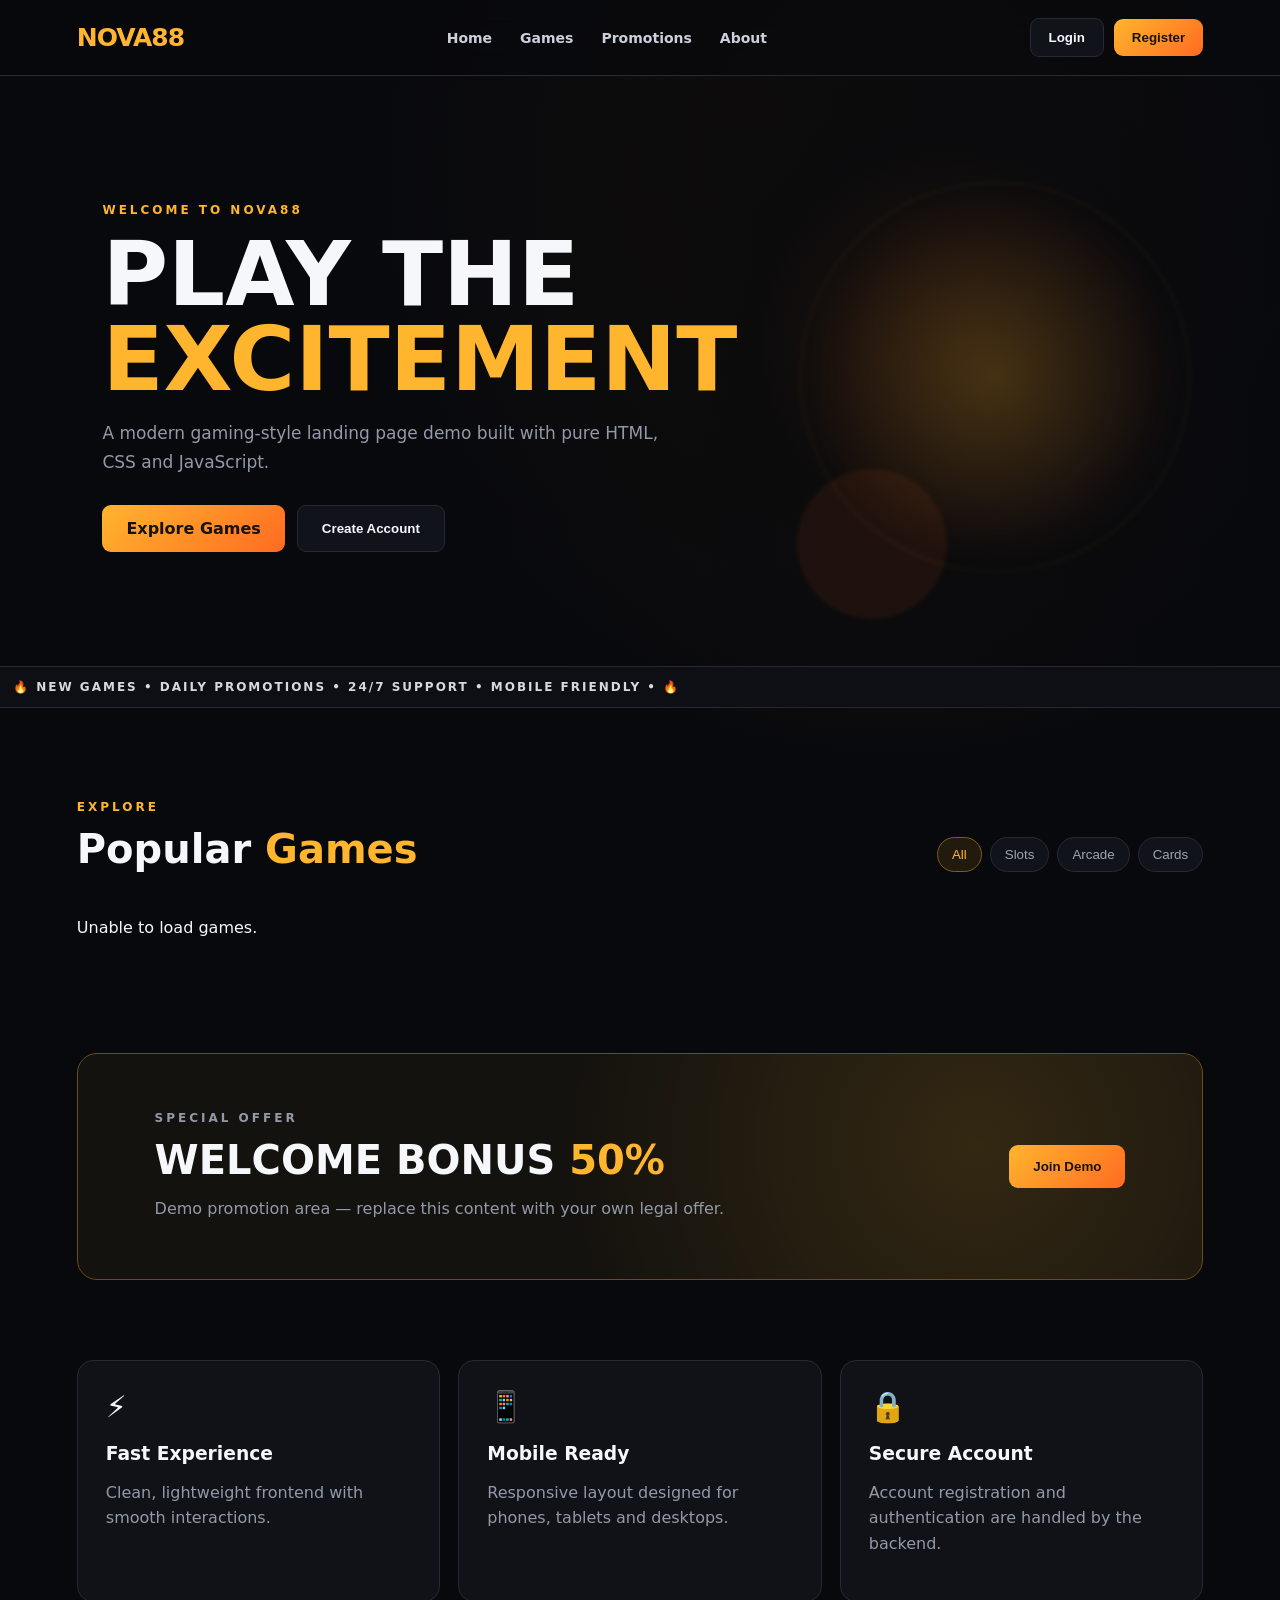
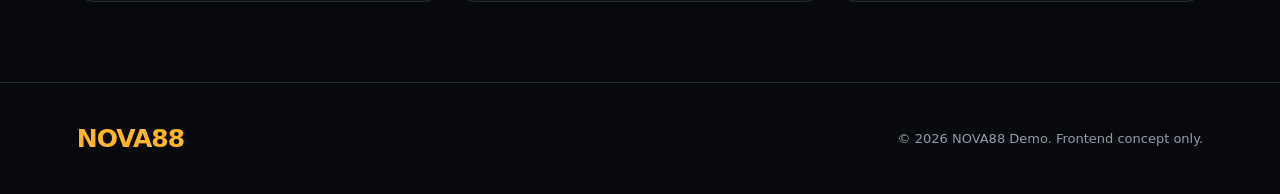
<file: promotions.html>
<!DOCTYPE html>
<html lang="en">

<head>

  <meta charset="UTF-8">
  <meta
    name="viewport"
    content="width=device-width, initial-scale=1.0"
  >

  <title>NOVA88 - Promotions</title>

  <style>

    * {
      box-sizing: border-box;
      margin: 0;
      padding: 0;
    }

    body {
      font-family: Arial, sans-serif;
      background:
        radial-gradient(
          circle at top,
          #151820 0%,
          #08090d 45%,
          #05060a 100%
        );
      color: #fff;
      min-height: 100vh;
    }

    /* =========================
       HEADER
    ========================= */

    header {
      height: 76px;
      padding: 0 24px;
      border-bottom: 1px solid #252832;
      background: rgba(8, 9, 13, 0.92);
      display: flex;
      justify-content: space-between;
      align-items: center;
      position: sticky;
      top: 0;
      z-index: 100;
      backdrop-filter: blur(12px);
    }

    .logo {
      font-size: 28px;
      font-weight: 900;
      letter-spacing: 1px;
    }

    .logo span {
      color: #ffae2b;
    }

    .back {
      background: linear-gradient(
        135deg,
        #ffae2b,
        #ff791c
      );
      color: #111;
      border: none;
      padding: 11px 18px;
      border-radius: 10px;
      font-weight: 800;
      cursor: pointer;
      transition: 0.2s ease;
    }

    .back:hover {
      transform: translateY(-2px);
      filter: brightness(1.08);
    }

    /* =========================
       MAIN
    ========================= */

    main {
      width: 100%;
      max-width: 1100px;
      margin: auto;
      padding: 42px 20px 60px;
    }

    .title {
      margin-bottom: 30px;
    }

    .title h1 {
      font-size: 36px;
      margin-bottom: 10px;
      font-weight: 900;
    }

    .title p {
      color: #9da3b2;
      line-height: 1.6;
    }

    /* =========================
       PROMOTIONS GRID
    ========================= */

    .promotions {
      display: grid;
      grid-template-columns: repeat(2, 1fr);
      gap: 20px;
    }

    .promo {
      position: relative;
      overflow: hidden;
      background:
        linear-gradient(
          145deg,
          #151821,
          #0e1016
        );
      border: 1px solid #292d38;
      border-radius: 18px;
      padding: 28px;
      transition:
        transform 0.25s ease,
        border-color 0.25s ease,
        box-shadow 0.25s ease;
    }

    .promo::before {
      content: "";
      position: absolute;
      width: 120px;
      height: 120px;
      right: -45px;
      top: -45px;
      border-radius: 50%;
      background: rgba(255, 174, 43, 0.07);
      pointer-events: none;
    }

    .promo:hover {
      transform: translateY(-5px);
      border-color: #ffae2b;
      box-shadow:
        0 18px 45px rgba(255, 174, 43, 0.08);
    }

    .promo-icon {
      width: 62px;
      height: 62px;
      display: flex;
      align-items: center;
      justify-content: center;
      background: #1b1e27;
      border: 1px solid #343945;
      border-radius: 16px;
      font-size: 34px;
      margin-bottom: 18px;
    }

    .promo h3 {
      color: #ffae2b;
      margin-bottom: 10px;
      font-size: 22px;
    }

    .promo p {
      color: #a5aab8;
      line-height: 1.65;
      min-height: 52px;
    }

    .claim {
      margin-top: 22px;
      background: linear-gradient(
        135deg,
        #ffae2b,
        #ff791c
      );
      color: #111;
      border: none;
      padding: 12px 20px;
      border-radius: 10px;
      font-weight: 800;
      cursor: pointer;
      transition: 0.2s ease;
    }

    .claim:hover {
      transform: translateY(-2px);
      filter: brightness(1.08);
    }

    /* =========================
       DEMO NOTICE
    ========================= */

    .demo-notice {
      margin-top: 30px;
      padding: 18px 20px;
      background: rgba(255, 174, 43, 0.05);
      border: 1px solid rgba(255, 174, 43, 0.18);
      border-radius: 14px;
      color: #aeb3c0;
      line-height: 1.6;
      text-align: center;
    }

    .demo-notice strong {
      color: #ffae2b;
    }

    /* =========================
       MODAL
    ========================= */

    .modal {
      position: fixed;
      inset: 0;
      background: rgba(0, 0, 0, 0.80);
      display: none;
      align-items: center;
      justify-content: center;
      padding: 20px;
      z-index: 9999;
      backdrop-filter: blur(7px);
    }

    .modal.open {
      display: flex;
    }

    .modal-card {
      width: 100%;
      max-width: 480px;
      background:
        linear-gradient(
          145deg,
          #151821,
          #0d0f14
        );
      border: 1px solid #343945;
      border-radius: 20px;
      padding: 30px;
      position: relative;
      box-shadow:
        0 25px 80px rgba(0, 0, 0, 0.7);
      animation: modalIn 0.2s ease;
    }

    @keyframes modalIn {

      from {
        opacity: 0;
        transform:
          translateY(15px)
          scale(0.97);
      }

      to {
        opacity: 1;
        transform:
          translateY(0)
          scale(1);
      }

    }

    .close {
      position: absolute;
      right: 18px;
      top: 15px;
      width: 38px;
      height: 38px;
      background: #1b1e27;
      border: 1px solid #30343f;
      border-radius: 10px;
      color: #a5aab8;
      font-size: 27px;
      cursor: pointer;
      line-height: 1;
    }

    .close:hover {
      color: #fff;
      border-color: #ffae2b;
    }

    .modal-icon {
      width: 70px;
      height: 70px;
      display: flex;
      align-items: center;
      justify-content: center;
      background: #1b1e27;
      border: 1px solid #343945;
      border-radius: 18px;
      font-size: 40px;
      margin-bottom: 18px;
    }

    .modal-card h2 {
      font-size: 28px;
      margin-bottom: 10px;
      color: #fff;
    }

    .modal-card p {
      color: #9da3b2;
      line-height: 1.65;
    }

    .modal-button {
      width: 100%;
      margin-top: 25px;
      padding: 14px;
      border: none;
      border-radius: 10px;
      background: linear-gradient(
        135deg,
        #ffae2b,
        #ff6b1a
      );
      color: #111;
      font-size: 16px;
      font-weight: 800;
      cursor: pointer;
    }

    .modal-button:hover {
      filter: brightness(1.08);
    }

    /* =========================
       MOBILE
    ========================= */

    @media (max-width: 700px) {

      header {
        height: 68px;
        padding: 0 16px;
      }

      .logo {
        font-size: 24px;
      }

      .back {
        padding: 10px 14px;
        font-size: 13px;
      }

      main {
        padding:
          30px 16px 50px;
      }

      .title h1 {
        font-size: 28px;
      }

      .promotions {
        grid-template-columns: 1fr;
        gap: 16px;
      }

      .promo {
        padding: 23px;
      }

      .promo h3 {
        font-size: 20px;
      }

      .modal-card {
        padding: 25px;
      }

    }

  </style>

</head>


<body>

  <!-- HEADER -->

  <header>

    <div class="logo">
      NOVA<span>88</span>
    </div>

    <button
      class="back"
      onclick="goBack()"
    >
      ← Dashboard
    </button>

  </header>


  <!-- MAIN -->

  <main>

    <div class="title">

      <h1>🎁 Promotions</h1>

      <p>
        Explore current NOVA88 promotional areas
        and demo offers.
      </p>

    </div>


    <div class="promotions">


      <!-- WELCOME BONUS -->

      <div class="promo">

        <div class="promo-icon">
          🎁
        </div>

        <h3>
          Welcome Bonus
        </h3>

        <p>
          Explore the NOVA88 welcome promotion
          area for new members.
        </p>

        <button
          class="claim"
          onclick="openPromo(
            'Welcome Bonus',
            '🎁'
          )"
        >
          View Offer
        </button>

      </div>


      <!-- SPECIAL OFFER -->

      <div class="promo">

        <div class="promo-icon">
          🔥
        </div>

        <h3>
          Special Offer
        </h3>

        <p>
          Check this section for future
          limited-time promotional content.
        </p>

        <button
          class="claim"
          onclick="openPromo(
            'Special Offer',
            '🔥'
          )"
        >
          View Offer
        </button>

      </div>


      <!-- VIP REWARDS -->

      <div class="promo">

        <div class="promo-icon">
          ⭐
        </div>

        <h3>
          VIP Rewards
        </h3>

        <p>
          Demo VIP rewards area for future
          account and membership features.
        </p>

        <button
          class="claim"
          onclick="openPromo(
            'VIP Rewards',
            '⭐'
          )"
        >
          View Details
        </button>

      </div>


      <!-- DAILY REWARDS -->

      <div class="promo">

        <div class="promo-icon">
          🏆
        </div>

        <h3>
          Daily Rewards
        </h3>

        <p>
          Demo daily rewards area for future
          achievements and account features.
        </p>

        <button
          class="claim"
          onclick="openPromo(
            'Daily Rewards',
            '🏆'
          )"
        >
          View Details
        </button>

      </div>


    </div>


    <!-- DEMO NOTICE -->

    <div class="demo-notice">

      <strong>Demo Mode:</strong>
      Promotions shown here are for demonstration
      purposes only. No real-money transactions or
      real-money rewards are available.

    </div>

  </main>


  <!-- PROMOTION MODAL -->

  <div
    class="modal"
    id="promoModal"
  >

    <div class="modal-card">

      <button
        class="close"
        onclick="closePromo()"
      >
        ×
      </button>

      <div
        class="modal-icon"
        id="promoIcon"
      >
        🎁
      </div>

      <h2 id="promoTitle">
        Welcome Bonus
      </h2>

      <p id="promoMessage">
        This is a demo promotion area.
        No real-money transactions or
        rewards are available.
      </p>

      <button
        class="modal-button"
        onclick="closePromo()"
      >
        Continue
      </button>

    </div>

  </div>


  <script>

    /* =========================
       AUTH CHECK
    ========================= */

    const token =
      localStorage.getItem("nova88_token");

    if (!token) {

      window.location.href =
        "index.html";

    }


    /* =========================
       BACK TO DASHBOARD
    ========================= */

    function goBack() {

      window.location.href =
        "dashboard.html";

    }


    /* =========================
       OPEN PROMOTION
    ========================= */

    function openPromo(
      title,
      icon
    ) {

      document.getElementById(
        "promoTitle"
      ).textContent = title;

      document.getElementById(
        "promoIcon"
      ).textContent = icon;

      document.getElementById(
        "promoMessage"
      ).textContent =
        "This is a demo promotion area. No real-money transactions or rewards are available.";

      document.getElementById(
        "promoModal"
      ).classList.add("open");

    }


    /* =========================
       CLOSE PROMOTION
    ========================= */

    function closePromo() {

      document.getElementById(
        "promoModal"
      ).classList.remove("open");

    }


    /* =========================
       CLICK OUTSIDE MODAL
    ========================= */

    document
      .getElementById("promoModal")
      .addEventListener(
        "click",
        function(event) {

          if (
            event.target === this
          ) {

            closePromo();

          }

        }
      );


    /* =========================
       ESCAPE KEY
    ========================= */

    document.addEventListener(
      "keydown",
      function(event) {

        if (
          event.key === "Escape"
        ) {

          closePromo();

        }

      }
    );

  </script>

</body>

</html>
</file>
<file: style.css>
:root{--bg:#08090d;--panel:#11131a;--panel2:#171a22;--text:#f5f7fb;--muted:#9299a8;--accent:#ffb52e;--accent2:#ff6b21;--line:#262a34}
*{box-sizing:border-box}html{scroll-behavior:smooth}body{margin:0;background:radial-gradient(circle at 70% 10%,#261b0b 0,#08090d 32%),var(--bg);color:var(--text);font-family:Inter,system-ui,-apple-system,Segoe UI,Arial,sans-serif}
a{text-decoration:none;color:inherit}.topbar{height:76px;display:flex;align-items:center;justify-content:space-between;padding:0 6%;border-bottom:1px solid var(--line);background:rgba(8,9,13,.86);backdrop-filter:blur(14px);position:sticky;top:0;z-index:20}.logo{font-size:25px;font-weight:900;letter-spacing:-1px}.logo span,h1 span,h2 span{color:var(--accent)}
nav{display:flex;gap:28px;color:#cbd0db;font-size:14px;font-weight:600}nav a:hover{color:var(--accent)}.actions{display:flex;gap:10px;align-items:center}.btn{border:1px solid var(--line);border-radius:9px;padding:11px 18px;background:transparent;color:var(--text);font-weight:800;cursor:pointer;transition:.2s}.btn:hover{transform:translateY(-2px);border-color:var(--accent)}.primary{background:linear-gradient(135deg,var(--accent),var(--accent2));border:0;color:#17120b}.large{padding:14px 24px}.ghost{background:#11131a}.menu{display:none;background:none;color:white;border:0;font-size:25px}
.hero{min-height:590px;display:flex;align-items:center;padding:80px 8%;position:relative;overflow:hidden;background:linear-gradient(90deg,rgba(8,9,13,.98),rgba(8,9,13,.66),rgba(8,9,13,.92)),radial-gradient(circle at 75% 45%,#6a370b 0,#16100a 20%,transparent 45%)}
.hero-content{max-width:720px;position:relative;z-index:2}.eyebrow{font-size:12px;letter-spacing:3px;color:var(--accent);font-weight:900}.hero h1{font-size:clamp(48px,7vw,92px);line-height:.95;margin:15px 0}.lead{max-width:560px;color:var(--muted);font-size:17px;line-height:1.7}.hero-buttons{display:flex;gap:12px;margin-top:28px}.hero-orb{position:absolute;border-radius:50%;filter:blur(2px);opacity:.6}.orb1{width:390px;height:390px;right:7%;top:18%;background:radial-gradient(circle,#ffb52e55,#ff6b210d 60%,transparent 70%);border:1px solid #ffb52e33}.orb2{width:150px;height:150px;right:26%;bottom:8%;background:#ff6b2222}
.ticker{overflow:hidden;white-space:nowrap;border-block:1px solid var(--line);background:#0d0f14;color:#d6d9df;font-size:12px;font-weight:800;letter-spacing:2px;padding:13px}.ticker div{animation:move 20s linear infinite}@keyframes move{to{transform:translateX(-30%)}}
.section{padding:80px 6%;max-width:1400px;margin:auto}.section-head{display:flex;justify-content:space-between;align-items:end;gap:25px;margin-bottom:30px}.section h2{font-size:40px;margin:8px 0 0}.filters{display:flex;gap:8px;flex-wrap:wrap}.filter{background:#11131a;color:#9da4b2;border:1px solid var(--line);padding:9px 14px;border-radius:20px;cursor:pointer}.filter.active,.filter:hover{background:#211a0d;color:var(--accent);border-color:#805c1d}
.games{display:grid;grid-template-columns:repeat(4,1fr);gap:16px}.game{background:linear-gradient(145deg,#171a22,#0e1015);border:1px solid var(--line);border-radius:16px;overflow:hidden;transition:.25s}.game:hover{transform:translateY(-6px);border-color:#806021}.game-art{height:180px;display:grid;place-items:center;font-size:54px;background:radial-gradient(circle at 50% 30%,#ffb52e44,#12151c 65%)}.game-info{padding:16px}.game-info h3{margin:0 0 6px}.game-info p{margin:0;color:var(--muted);font-size:13px}.tag{display:inline-block;margin-top:12px;font-size:10px;color:var(--accent);border:1px solid #72551d;padding:5px 8px;border-radius:20px;text-transform:uppercase}
.promo{margin:20px 6% 70px;padding:45px 6%;border:1px solid #684d1b;border-radius:20px;background:radial-gradient(circle at 80% 40%,#ffb52e22,transparent 45%),#14120e;display:flex;align-items:center;justify-content:space-between;gap:25px}.promo h2{font-size:40px;margin:5px 0}.promo strong{color:var(--accent)}.promo p{color:var(--muted)}
.features{display:grid;grid-template-columns:repeat(3,1fr);gap:18px;padding-top:10px}.feature{background:#101218;border:1px solid var(--line);border-radius:16px;padding:28px}.feature b{font-size:30px}.feature h3{margin-bottom:7px}.feature p{color:var(--muted);line-height:1.6}
footer{padding:35px 6%;border-top:1px solid var(--line);display:flex;justify-content:space-between;align-items:center;color:var(--muted);font-size:13px}.modal{position:fixed;inset:0;background:#000b;display:none;place-items:center;z-index:50;padding:20px}.modal.open{display:grid}.modal-card{width:min(420px,100%);background:#11131a;border:1px solid #343844;border-radius:18px;padding:30px;position:relative;box-shadow:0 30px 80px #000}.close{position:absolute;right:18px;top:12px;background:none;border:0;color:#aaa;font-size:28px;cursor:pointer}.modal h2{margin-top:0}.muted{color:var(--muted);font-size:13px}form{display:grid;gap:12px;margin-top:20px}input{width:100%;padding:13px 14px;border-radius:9px;border:1px solid var(--line);background:#0a0c10;color:white;outline:none}input:focus{border-color:var(--accent)}.full{width:100%}.form-msg{color:var(--accent);font-size:13px;min-height:18px}
@media(max-width:900px){nav{display:none}.menu{display:block}.games{grid-template-columns:repeat(2,1fr)}.features{grid-template-columns:1fr}.hero{min-height:530px}.promo{flex-direction:column;align-items:flex-start}}
@media(max-width:560px){.topbar{padding:0 4%}.actions .ghost{display:inline-flex}.hero{padding:65px 6%}.hero h1{font-size:50px}.hero-buttons{flex-direction:column}.section{padding:60px 5%}.section-head{align-items:flex-start;flex-direction:column}.section h2,.promo h2{font-size:32px}.games{grid-template-columns:1fr}.game-art{height:150px}.promo{margin:10px 5% 50px;padding:32px}.features{padding-top:0}footer{flex-direction:column;gap:10px;text-align:center}}
</file>
